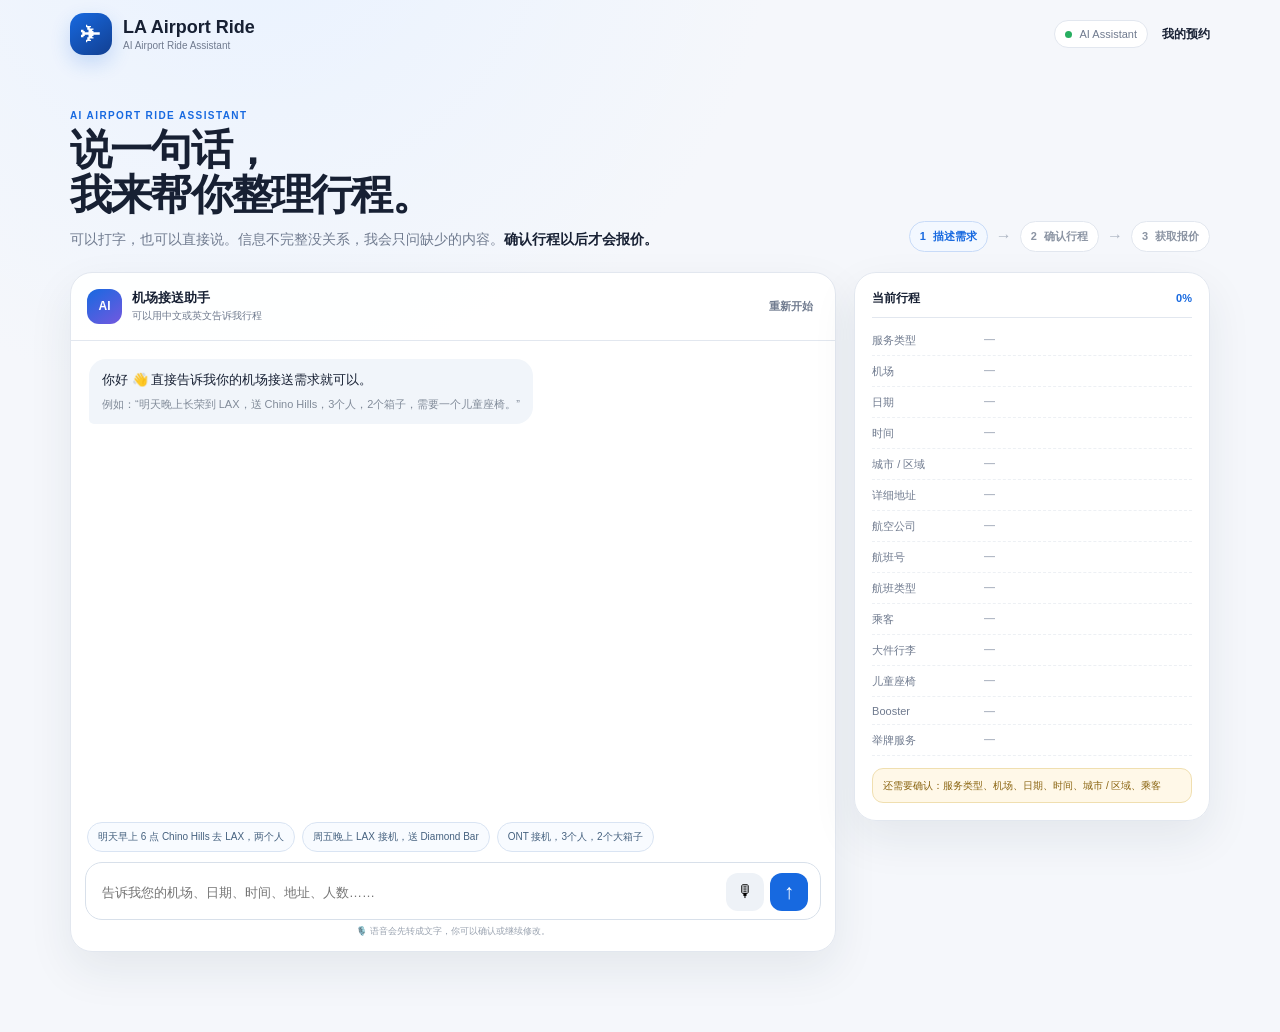
<file: airport-shuttle-quote/index.html>
<!doctype html>
<html lang="zh-CN">
<head>
  <meta charset="utf-8">
  <meta name="viewport" content="width=device-width,initial-scale=1,maximum-scale=1">
  <meta name="theme-color" content="#f5f7fb">
  <title>AI Airport Ride Assistant | LA Airport Ride</title>
  <meta name="description" content="用文字或语音描述机场接送需求，AI 帮你整理行程；确认信息后再获得报价。">
  <link rel="stylesheet" href="./styles.css">
</head>
<body>
  <header class="topbar">
    <a class="brand" href="./">
      <span class="logo">✈</span>
      <span><b>LA Airport Ride</b><small>AI Airport Ride Assistant</small></span>
    </a>
    <div class="toplinks">
      <span class="status-pill"><i></i> AI Assistant</span>
      <a href="./account.html">我的预约</a>
    </div>
  </header>

  <main class="page">
    <section class="hero">
      <div>
        <p class="eyebrow">AI AIRPORT RIDE ASSISTANT</p>
        <h1>说一句话，<br>我来帮你整理行程。</h1>
        <p>可以打字，也可以直接说。信息不完整没关系，我会只问缺少的内容。<strong>确认行程以后才会报价。</strong></p>
      </div>
      <div class="flow">
        <span class="done">1 <b>描述需求</b></span><em>→</em>
        <span>2 <b>确认行程</b></span><em>→</em>
        <span>3 <b>获取报价</b></span>
      </div>
    </section>

    <div class="workspace">
      <section class="chat-card">
        <div class="chat-head">
          <div class="assistant-avatar">AI</div>
          <div><b>机场接送助手</b><small id="assistantStatus">可以用中文或英文告诉我行程</small></div>
          <button id="resetChat" class="ghost">重新开始</button>
        </div>

        <div id="messages" class="messages">
          <div class="message assistant">
            <div class="bubble">
              <p>你好 👋 直接告诉我你的机场接送需求就可以。</p>
              <p class="muted">例如：“明天晚上长荣到 LAX，送 Chino Hills，3个人，2个箱子，需要一个儿童座椅。”</p>
            </div>
          </div>
        </div>

        <div id="quickPrompts" class="quick-prompts">
          <button>明天早上 6 点 Chino Hills 去 LAX，两个人</button>
          <button>周五晚上 LAX 接机，送 Diamond Bar</button>
          <button>ONT 接机，3个人，2个大箱子</button>
        </div>

        <div id="voiceState" class="voice-state hidden">
          <span class="pulse"></span>
          <b>正在录音</b>
          <span id="recordTime">00:00</span>
          <button id="stopRecording">停止并识别</button>
        </div>

        <div class="composer">
          <textarea id="messageInput" rows="1" placeholder="告诉我您的机场、日期、时间、地址、人数……"></textarea>
          <button id="micBtn" class="mic" aria-label="语音输入">🎙</button>
          <button id="sendBtn" class="send" aria-label="发送">↑</button>
        </div>
        <div class="composer-note">🎙️ 语音会先转成文字，你可以确认或继续修改。</div>
      </section>

      <aside class="side">
        <section class="panel trip-panel">
          <div class="panel-title"><span>当前行程</span><b id="tripProgress">0%</b></div>
          <div id="tripFields" class="trip-fields"></div>
          <div id="missingBox" class="missing-box">先告诉我您的接送需求。</div>
        </section>

        <section id="summaryCard" class="panel summary-card hidden">
          <p class="eyebrow">TRIP SUMMARY</p>
          <h2>请确认您的行程</h2>
          <div id="summaryRows" class="summary-rows"></div>
          <div class="summary-actions">
            <button id="confirmTrip" class="primary">✓ 信息正确，获取报价</button>
            <button id="modifyTrip" class="secondary">继续修改</button>
          </div>
          <p class="fine">只有确认以后系统才会计算价格。</p>
        </section>

        <section id="quoteCard" class="panel quote-card hidden">
          <p class="eyebrow">ESTIMATED FARE</p>
          <div class="quote-price" id="quoteTotal">$0</div>
          <div id="quoteRoute" class="quote-route"></div>
          <div id="quoteBreakdown" class="quote-breakdown"></div>
          <button id="bookNow" class="primary">确认预约</button>
          <button id="changeAfterQuote" class="secondary">修改行程并重新报价</button>
          <p class="fine">价格基于当前已确认信息；特殊路线或未收录地址可能需要人工确认。</p>
        </section>
      </aside>
    </div>

    <section id="contactCard" class="panel contact-card hidden">
      <div>
        <p class="eyebrow">FINAL STEP</p>
        <h2>留下联系方式完成预约</h2>
        <p>司机或客服将使用这些信息确认行程。</p>
      </div>
      <form id="contactForm">
        <label>姓名<input id="name" required autocomplete="name"></label>
        <label>电话<input id="phone" required type="tel" autocomplete="tel"></label>
        <label>微信（可选）<input id="wechat"></label>
        <label>Email（可选）<input id="email" type="email" autocomplete="email"></label>
        <button class="primary" type="submit">提交预约</button>
      </form>
    </section>
  </main>

  <dialog id="audioPermissionDialog">
    <div class="dialog-box">
      <h3>需要麦克风权限</h3>
      <p>请允许浏览器访问麦克风。录音只用于把您的接送需求转成文字。</p>
      <button id="closeAudioDialog" class="primary">知道了</button>
    </div>
  </dialog>

  <div id="toast" class="toast"></div>
  <script src="./app.js"></script>
</body>
</html>
</file>
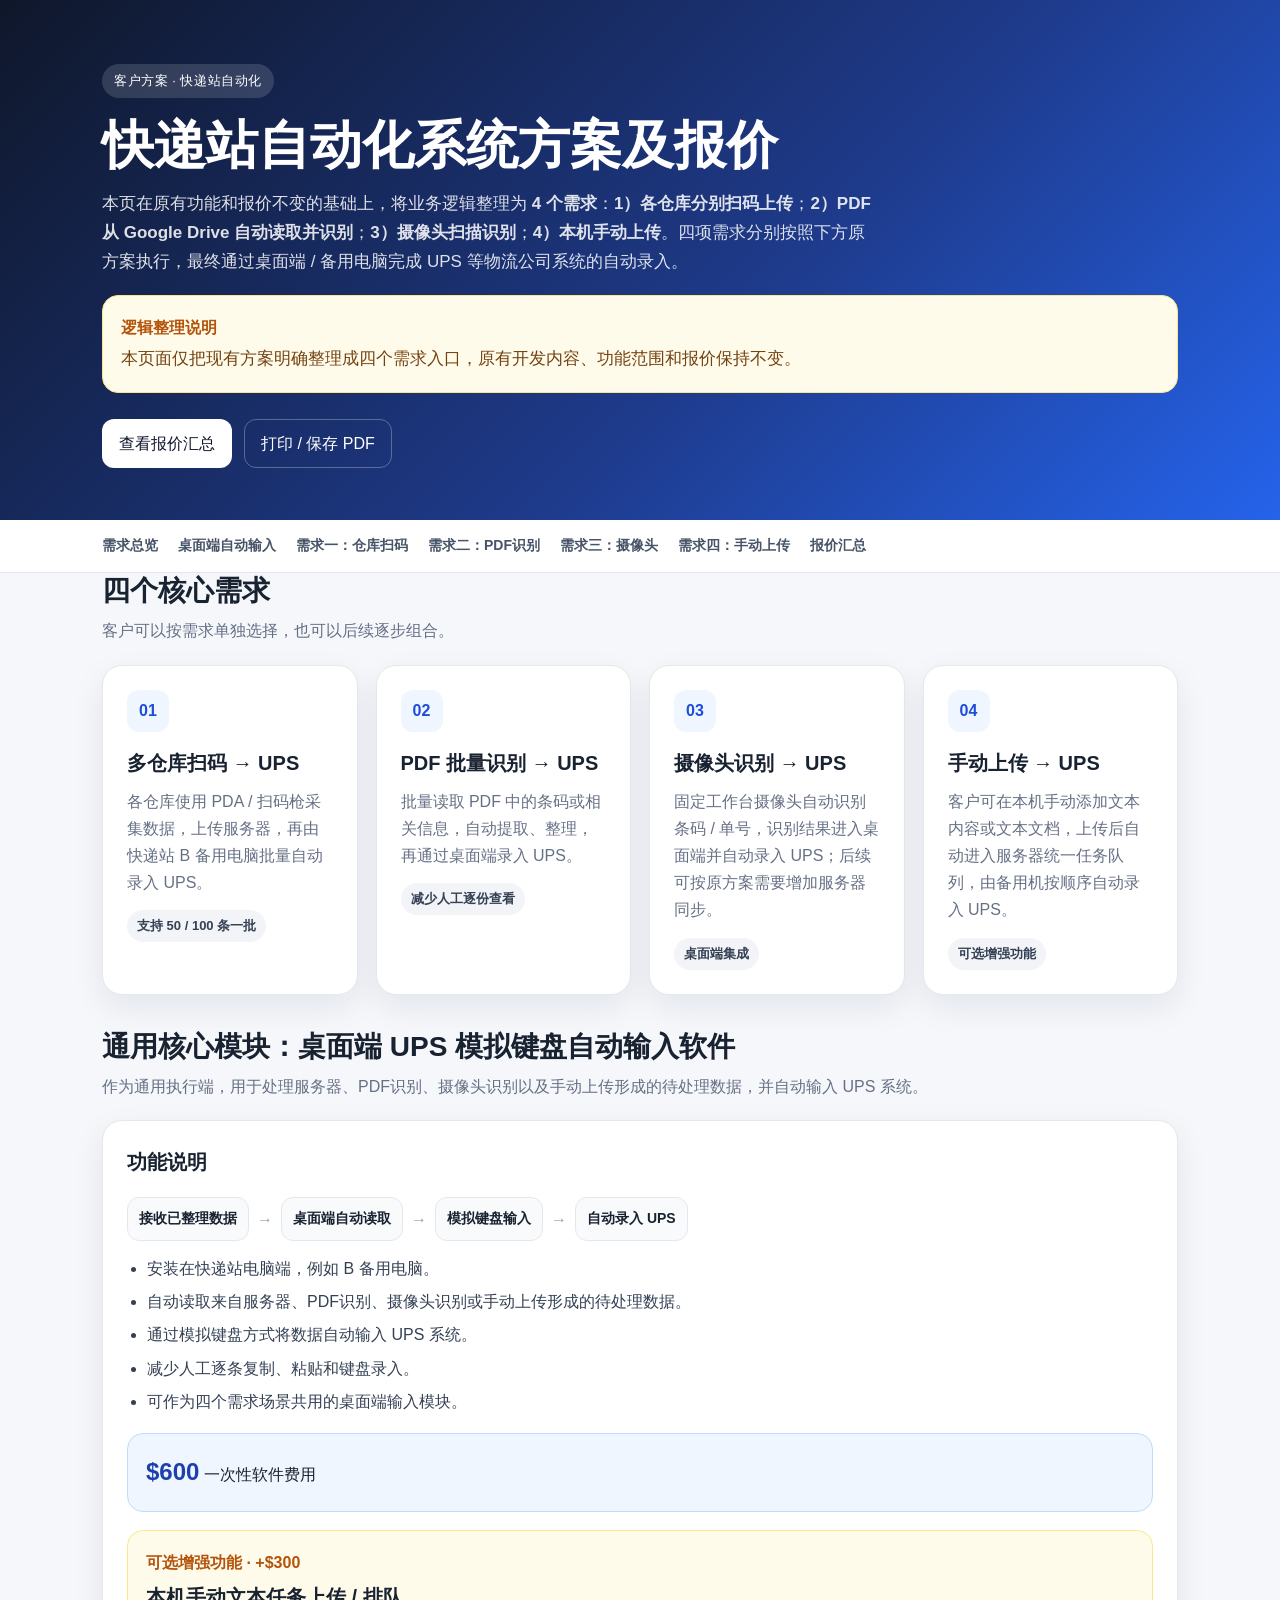
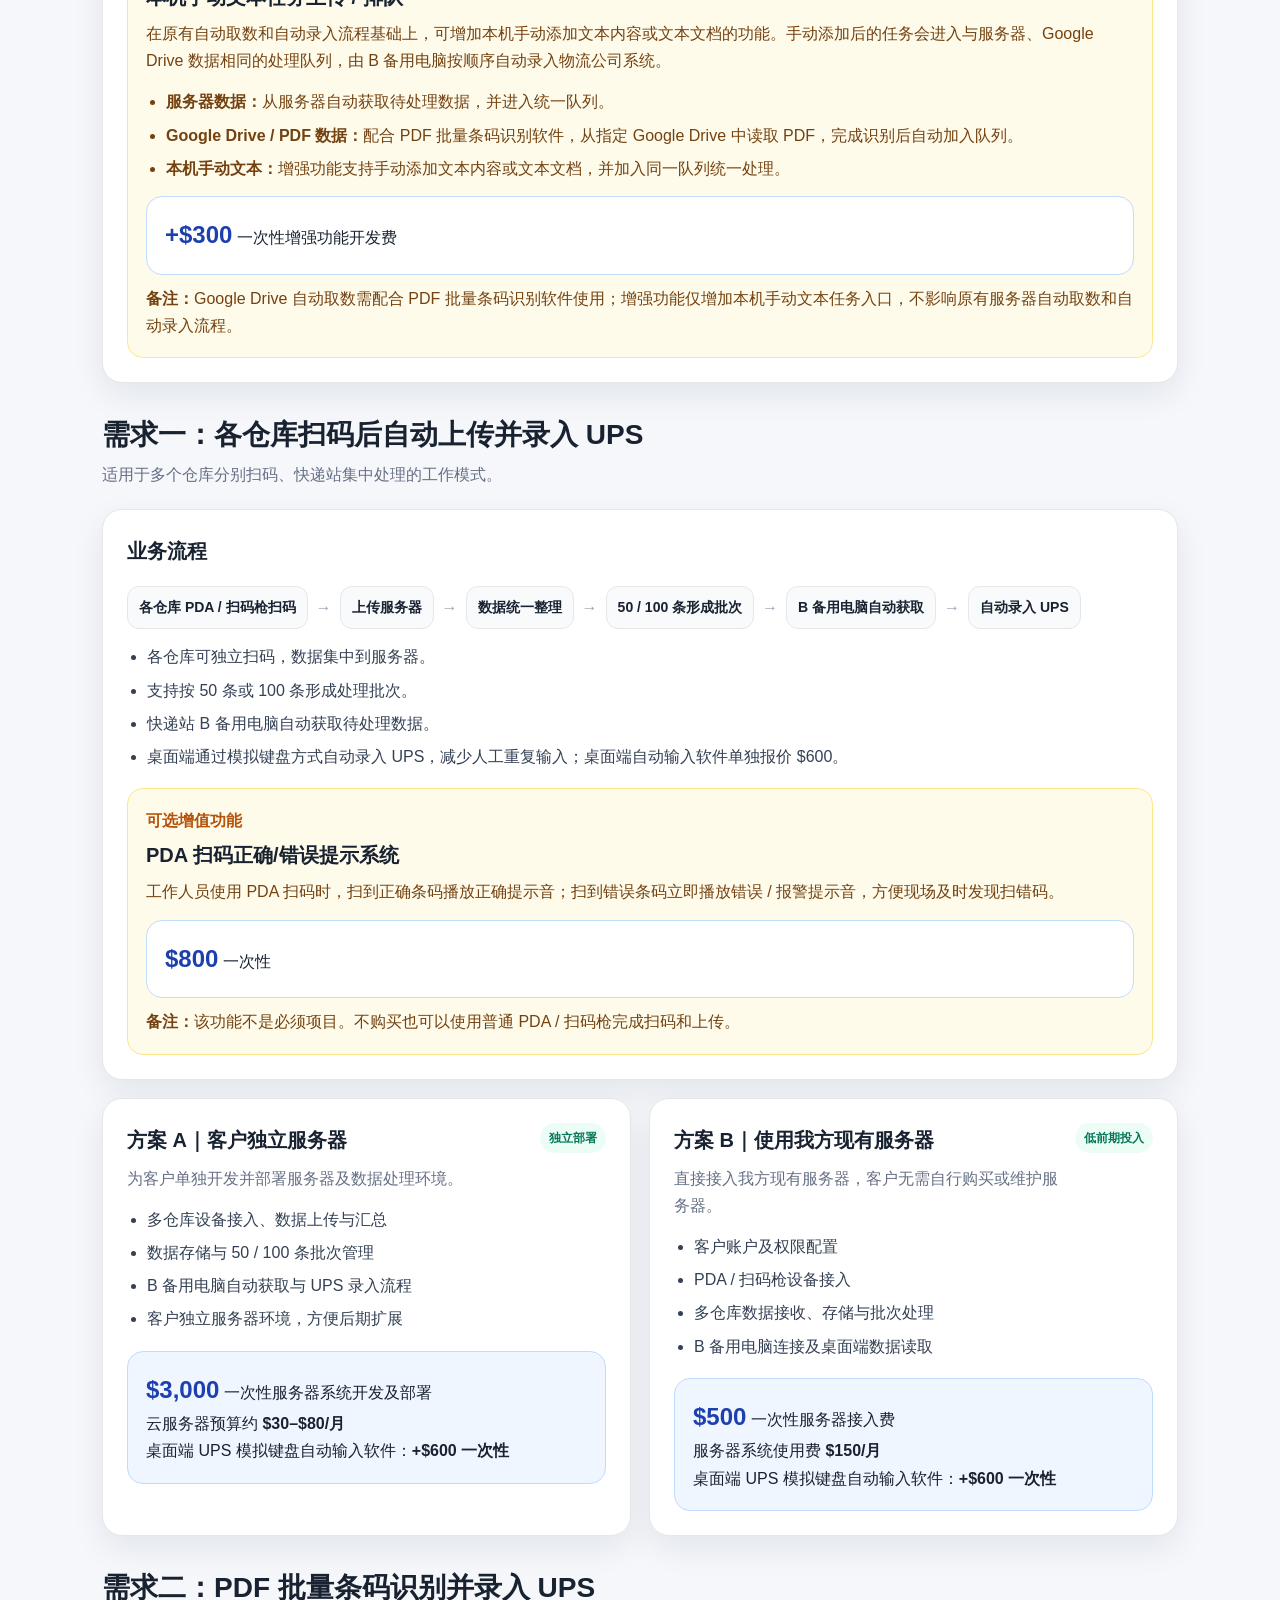
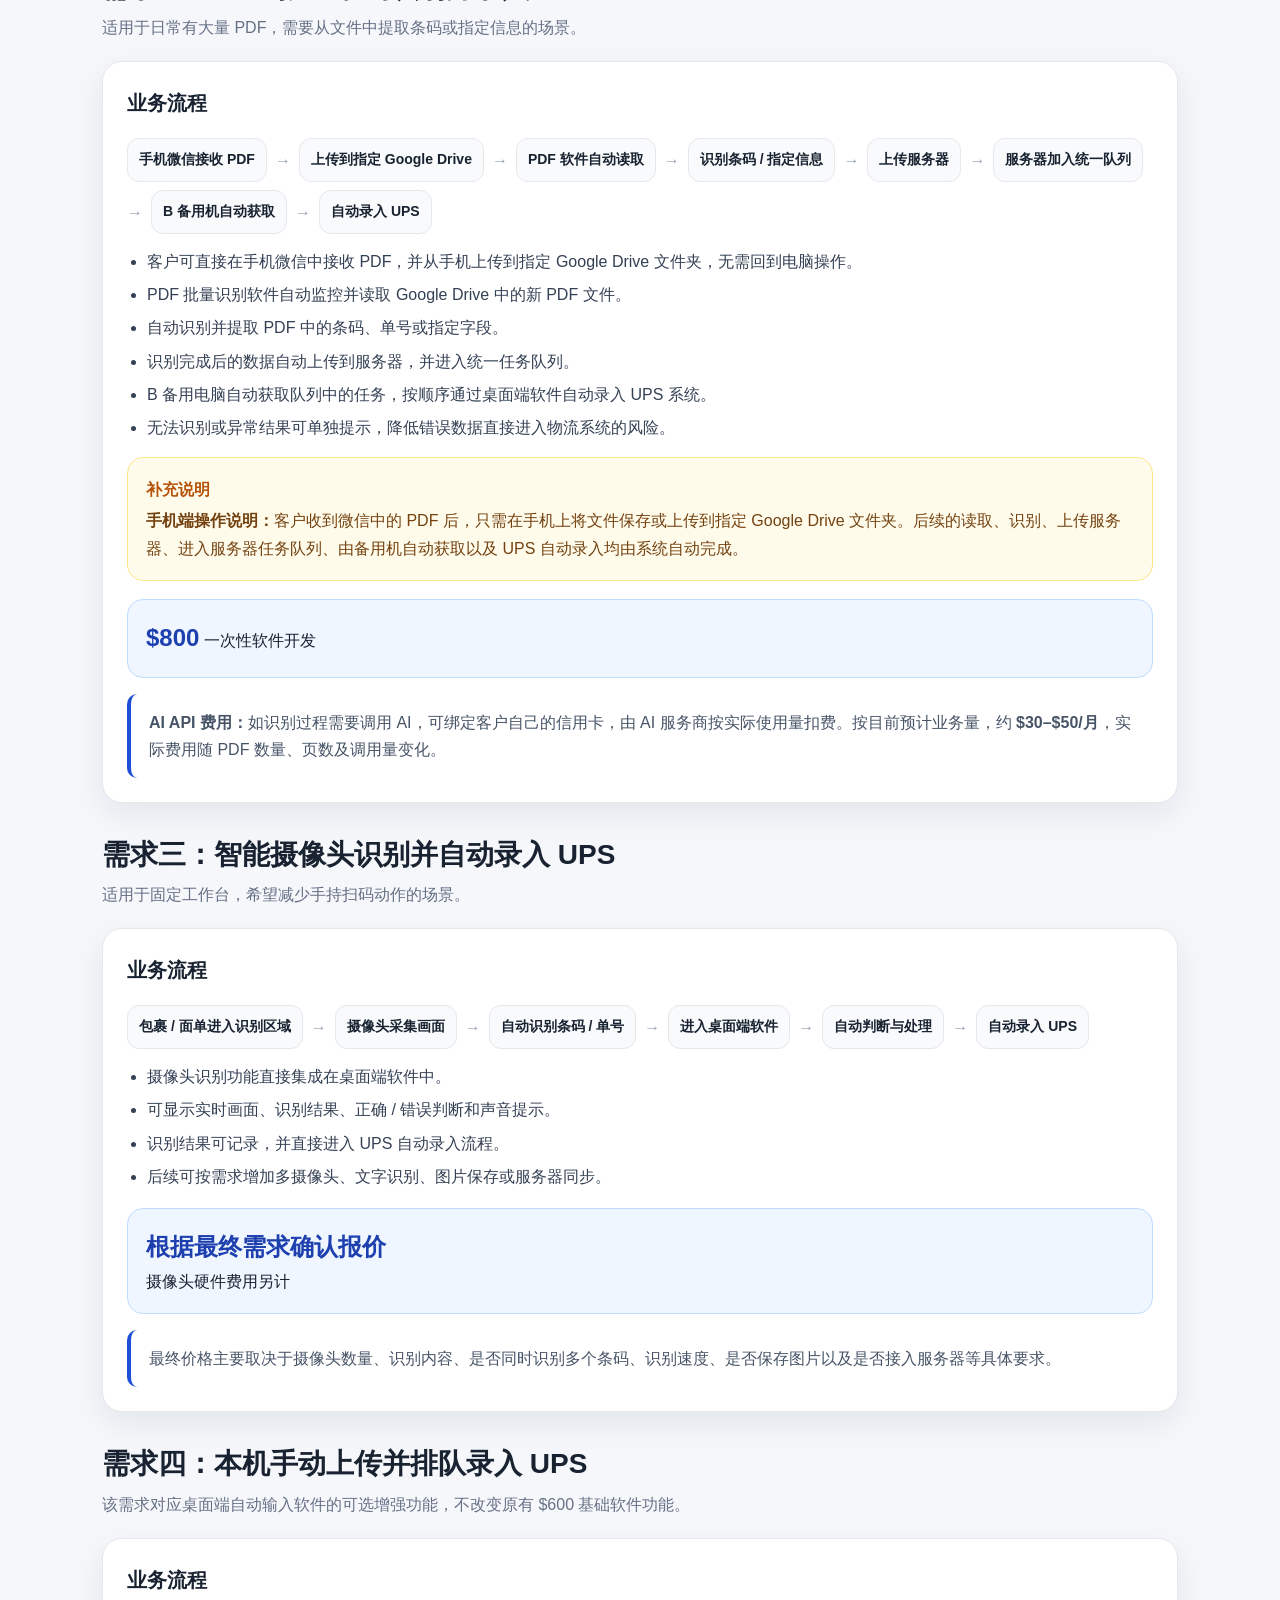
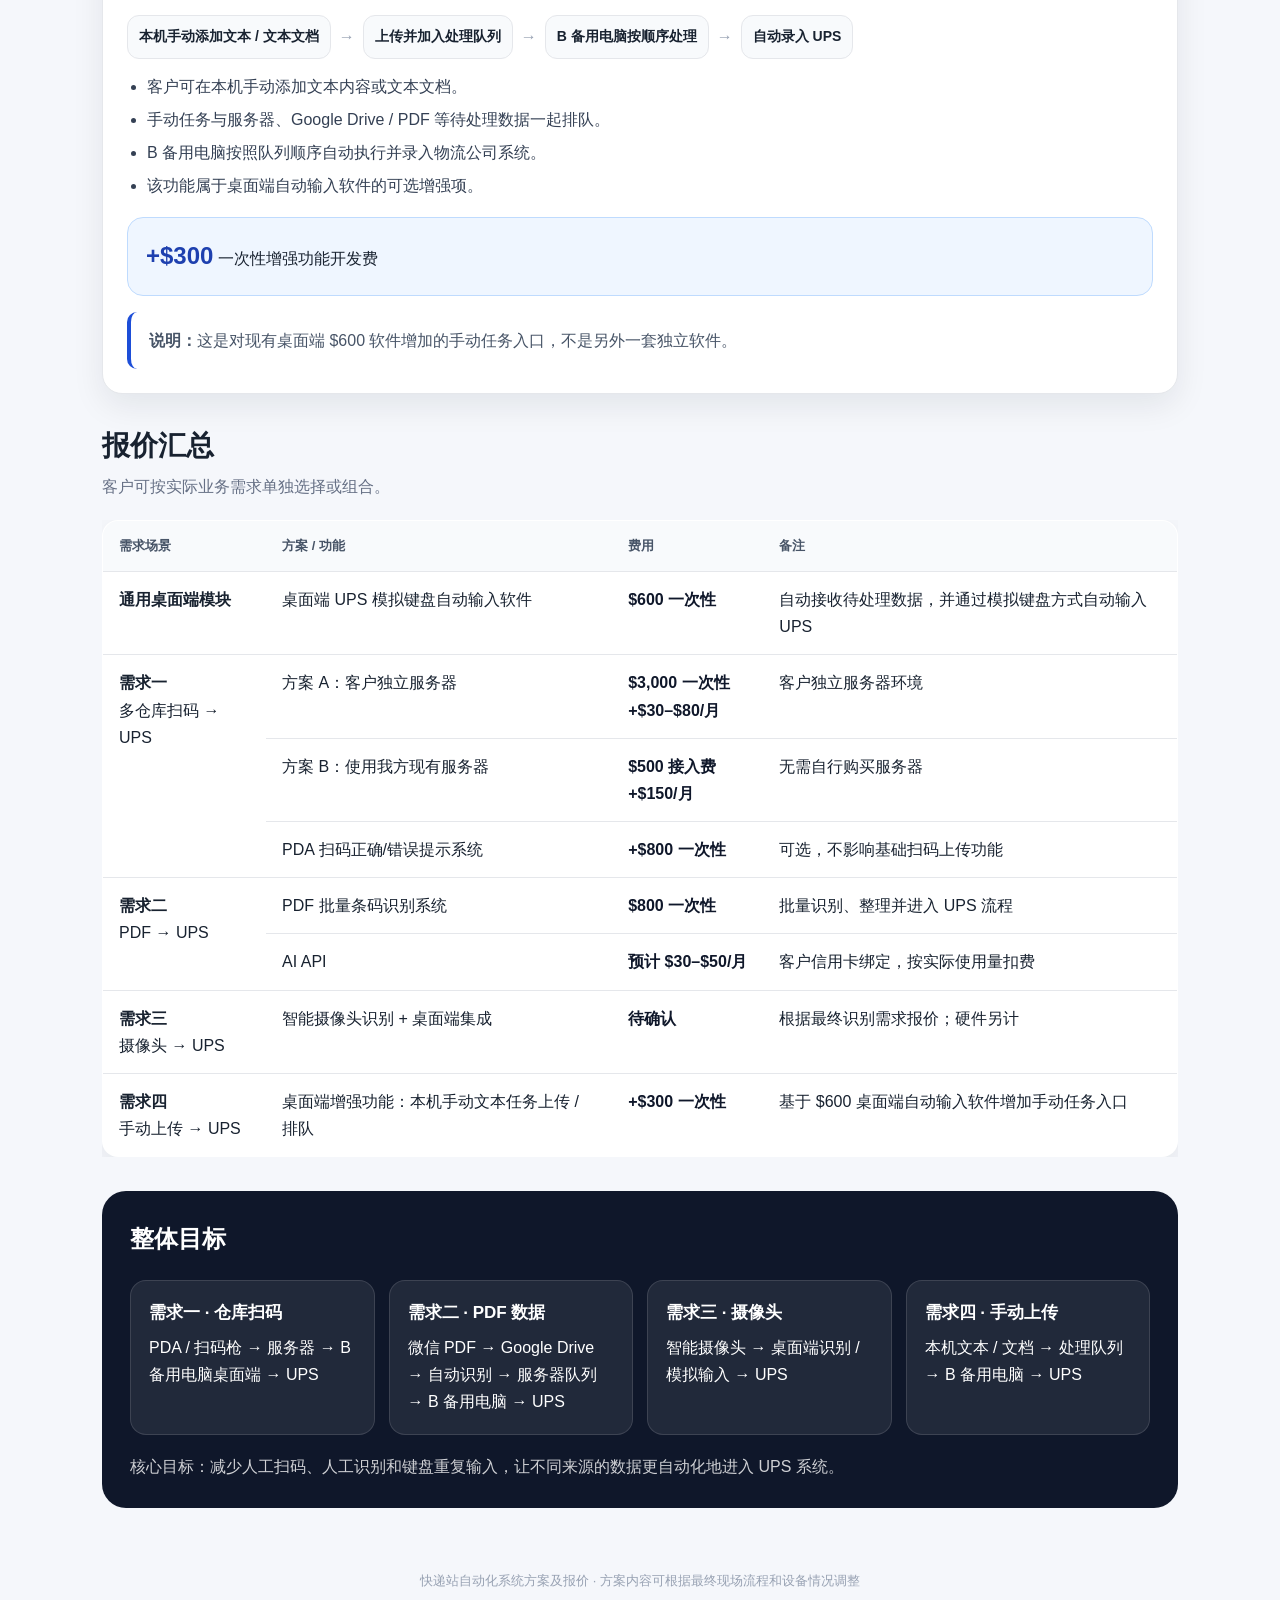
<file: courier-automation-quote-v2/index.html>
<!doctype html>
<html lang="zh-CN">
<head>
  <meta charset="utf-8" />
  <meta name="viewport" content="width=device-width, initial-scale=1" />
  <meta name="description" content="快递站自动化系统方案及报价：四个业务需求——多仓库扫码、PDF批量识别、智能摄像头识别、手动上传，并自动录入UPS。" />
  <title>快递站自动化系统方案及报价</title>
  <style>
    :root{
      --bg:#f5f7fb;
      --card:#ffffff;
      --text:#182230;
      --muted:#667085;
      --line:#e5e7eb;
      --brand:#1d4ed8;
      --brand-soft:#eff6ff;
      --good:#047857;
      --good-soft:#ecfdf5;
      --warn:#b45309;
      --warn-soft:#fffbeb;
      --shadow:0 12px 32px rgba(15,23,42,.08);
      --radius:20px;
    }
    *{box-sizing:border-box}
    html{scroll-behavior:smooth}
    body{
      margin:0;
      font-family:-apple-system,BlinkMacSystemFont,"Segoe UI","PingFang SC","Hiragino Sans GB","Microsoft YaHei",Arial,sans-serif;
      color:var(--text);
      background:var(--bg);
      line-height:1.7;
    }
    .wrap{max-width:1120px;margin:0 auto;padding:0 22px}
    header{
      background:linear-gradient(135deg,#0f172a 0%,#1e3a8a 58%,#2563eb 100%);
      color:#fff;
      padding:64px 0 52px;
    }
    .eyebrow{
      display:inline-block;
      padding:6px 12px;
      border-radius:999px;
      background:rgba(255,255,255,.14);
      font-size:13px;
      letter-spacing:.04em;
      margin-bottom:18px;
    }
    h1{font-size:clamp(32px,5vw,52px);line-height:1.12;margin:0 0 16px}
    .hero p{max-width:780px;margin:0;color:rgba(255,255,255,.86);font-size:17px}
    .hero-actions{margin-top:26px;display:flex;gap:12px;flex-wrap:wrap}
    .btn{
      display:inline-flex;align-items:center;justify-content:center;
      min-height:44px;padding:10px 16px;border-radius:12px;
      text-decoration:none;font-weight:700;border:1px solid transparent;cursor:pointer;
      font:inherit;
    }
    .btn-light{background:#fff;color:#0f172a}
    .btn-ghost{background:transparent;color:#fff;border-color:rgba(255,255,255,.28)}
    nav{
      background:rgba(255,255,255,.96);
      border-bottom:1px solid var(--line);
      position:sticky;top:0;z-index:20;
      backdrop-filter:blur(10px);
    }
    nav .wrap{display:flex;gap:20px;overflow:auto;white-space:nowrap}
    nav a{padding:14px 0;text-decoration:none;color:#475467;font-size:14px;font-weight:700}
    main{padding:34px 0 72px}
    section{margin:0 0 34px}
    .section-title{font-size:28px;line-height:1.3;margin:0 0 8px}
    .section-sub{margin:0 0 20px;color:var(--muted)}
    .grid{display:grid;grid-template-columns:repeat(4,1fr);gap:18px}
    .card{
      background:var(--card);border:1px solid var(--line);
      border-radius:var(--radius);padding:24px;box-shadow:var(--shadow)
    }
    .scenario-number{
      width:42px;height:42px;border-radius:12px;background:var(--brand-soft);
      color:var(--brand);display:grid;place-items:center;font-weight:800;margin-bottom:14px
    }
    .card h3{margin:0 0 8px;font-size:20px}
    .card p{margin:0;color:var(--muted)}
    .tag{
      display:inline-block;margin-top:14px;padding:5px 10px;border-radius:999px;
      background:#f2f4f7;color:#344054;font-size:13px;font-weight:700
    }
    .flow{
      display:flex;flex-wrap:wrap;gap:8px;align-items:center;margin:18px 0 4px
    }
    .step{
      background:#f8fafc;border:1px solid var(--line);border-radius:12px;
      padding:9px 11px;font-size:14px;font-weight:700
    }
    .arrow{color:#98a2b3;font-weight:800}
    .pricebox{
      background:var(--brand-soft);border:1px solid #bfdbfe;border-radius:16px;
      padding:18px;margin-top:18px
    }
    .pricebox strong{font-size:24px;color:#1e40af}
    .optional{
      background:var(--warn-soft);border:1px solid #fde68a;border-radius:16px;
      padding:18px;margin-top:18px
    }
    .optional .label{color:var(--warn);font-weight:800}
    .feature-list{margin:14px 0 0;padding-left:20px;color:#344054}
    .feature-list li{margin:6px 0}
    .plans{display:grid;grid-template-columns:1fr 1fr;gap:18px;margin-top:18px}
    .plan-title{display:flex;justify-content:space-between;gap:10px;align-items:flex-start}
    .badge{
      flex:0 0 auto;padding:5px 9px;border-radius:999px;font-size:12px;font-weight:800;
      background:var(--good-soft);color:var(--good)
    }
    table{
      width:100%;border-collapse:collapse;background:#fff;border-radius:16px;overflow:hidden;
      box-shadow:var(--shadow);border:1px solid var(--line)
    }
    th,td{padding:14px 16px;border-bottom:1px solid var(--line);text-align:left;vertical-align:top}
    th{background:#f8fafc;font-size:13px;color:#475467}
    tr:last-child td{border-bottom:0}
    .price{font-weight:800;color:#0f172a;white-space:nowrap}
    .note{
      background:#fff;border-left:4px solid var(--brand);padding:15px 18px;border-radius:10px;
      color:#475467
    }
    .summary{
      background:#0f172a;color:#fff;border-radius:24px;padding:28px;margin-top:34px
    }
    .summary h2{margin-top:0}
    .summary-grid{display:grid;grid-template-columns:repeat(4,1fr);gap:14px}
    .summary-item{
      background:rgba(255,255,255,.08);border:1px solid rgba(255,255,255,.12);
      border-radius:16px;padding:18px
    }
    .summary-item strong{display:block;font-size:17px;margin-bottom:6px}
    footer{padding:28px 0 42px;color:#98a2b3;text-align:center;font-size:13px}
    @media (max-width:850px){
      .grid,.summary-grid{grid-template-columns:1fr}
      .plans{grid-template-columns:1fr}
      header{padding-top:48px}
      th,td{padding:12px 10px;font-size:14px}
    }
    @media print{
      nav,.hero-actions{display:none!important}
      body{background:#fff}
      header{background:#fff;color:#111;padding:20px 0}
      .hero p{color:#555}
      .card,table{box-shadow:none}
      main{padding-top:10px}
      section{break-inside:avoid}
    }
  </style>
</head>
<body>
<header>
  <div class="wrap hero">
    <span class="eyebrow">客户方案 · 快递站自动化</span>
    <h1>快递站自动化系统方案及报价</h1>
    <p>本页在原有功能和报价不变的基础上，将业务逻辑整理为 <b>4 个需求</b>：<b>1）各仓库分别扫码上传</b>；<b>2）PDF 从 Google Drive 自动读取并识别</b>；<b>3）摄像头扫描识别</b>；<b>4）本机手动上传</b>。四项需求分别按照下方原方案执行，最终通过桌面端 / 备用电脑完成 UPS 等物流公司系统的自动录入。</p>
    <div class="optional" style="margin-top:18px">
      <div class="label">逻辑整理说明</div>
      <p style="margin:4px 0 0;color:#744210">本页面仅把现有方案明确整理成四个需求入口，原有开发内容、功能范围和报价保持不变。</p>
    </div>
    <div class="hero-actions">
      <a class="btn btn-light" href="#pricing">查看报价汇总</a>
      <button class="btn btn-ghost" onclick="window.print()">打印 / 保存 PDF</button>
    </div>
  </div>
</header>

<nav>
  <div class="wrap">
    <a href="#overview">需求总览</a>
    <a href="#desktop-module">桌面端自动输入</a>
    <a href="#need1">需求一：仓库扫码</a>
    <a href="#need2">需求二：PDF识别</a>
    <a href="#need3">需求三：摄像头</a>
    <a href="#need4">需求四：手动上传</a>
    <a href="#pricing">报价汇总</a>
  </div>
</nav>

<main class="wrap">
  <section id="overview">
    <h2 class="section-title">四个核心需求</h2>
    <p class="section-sub">客户可以按需求单独选择，也可以后续逐步组合。</p>
    <div class="grid">
      <div class="card">
        <div class="scenario-number">01</div>
        <h3>多仓库扫码 → UPS</h3>
        <p>各仓库使用 PDA / 扫码枪采集数据，上传服务器，再由快递站 B 备用电脑批量自动录入 UPS。</p>
        <span class="tag">支持 50 / 100 条一批</span>
      </div>
      <div class="card">
        <div class="scenario-number">02</div>
        <h3>PDF 批量识别 → UPS</h3>
        <p>批量读取 PDF 中的条码或相关信息，自动提取、整理，再通过桌面端录入 UPS。</p>
        <span class="tag">减少人工逐份查看</span>
      </div>
      <div class="card">
        <div class="scenario-number">03</div>
        <h3>摄像头识别 → UPS</h3>
        <p>固定工作台摄像头自动识别条码 / 单号，识别结果进入桌面端并自动录入 UPS；后续可按原方案需要增加服务器同步。</p>
        <span class="tag">桌面端集成</span>
      </div>
      <div class="card">
        <div class="scenario-number">04</div>
        <h3>手动上传 → UPS</h3>
        <p>客户可在本机手动添加文本内容或文本文档，上传后自动进入服务器统一任务队列，由备用机按顺序自动录入 UPS。</p>
        <span class="tag">可选增强功能</span>
      </div>
    </div>
  </section>

  <section id="desktop-module">
    <h2 class="section-title">通用核心模块：桌面端 UPS 模拟键盘自动输入软件</h2>
    <p class="section-sub">作为通用执行端，用于处理服务器、PDF识别、摄像头识别以及手动上传形成的待处理数据，并自动输入 UPS 系统。</p>
    <div class="card">
      <h3>功能说明</h3>
      <div class="flow">
        <span class="step">接收已整理数据</span><span class="arrow">→</span>
        <span class="step">桌面端自动读取</span><span class="arrow">→</span>
        <span class="step">模拟键盘输入</span><span class="arrow">→</span>
        <span class="step">自动录入 UPS</span>
      </div>
      <ul class="feature-list">
        <li>安装在快递站电脑端，例如 B 备用电脑。</li>
        <li>自动读取来自服务器、PDF识别、摄像头识别或手动上传形成的待处理数据。</li>
        <li>通过模拟键盘方式将数据自动输入 UPS 系统。</li>
        <li>减少人工逐条复制、粘贴和键盘录入。</li>
        <li>可作为四个需求场景共用的桌面端输入模块。</li>
      </ul>
      <div class="pricebox">
        <strong>$600</strong> <span>一次性软件费用</span>
      </div>
      <div class="optional">
        <div class="label">可选增强功能 · +$300</div>
        <h3 style="margin:4px 0 6px">本机手动文本任务上传 / 排队</h3>
        <p style="margin:0;color:#744210">在原有自动取数和自动录入流程基础上，可增加本机手动添加文本内容或文本文档的功能。手动添加后的任务会进入与服务器、Google Drive 数据相同的处理队列，由 B 备用电脑按顺序自动录入物流公司系统。</p>
        <ul class="feature-list" style="color:#744210">
          <li><b>服务器数据：</b>从服务器自动获取待处理数据，并进入统一队列。</li>
          <li><b>Google Drive / PDF 数据：</b>配合 PDF 批量条码识别软件，从指定 Google Drive 中读取 PDF，完成识别后自动加入队列。</li>
          <li><b>本机手动文本：</b>增强功能支持手动添加文本内容或文本文档，并加入同一队列统一处理。</li>
        </ul>
        <div class="pricebox" style="margin-top:14px;background:#fff">
          <strong>+$300</strong> <span>一次性增强功能开发费</span>
        </div>
        <p style="margin:10px 0 0;color:#744210"><b>备注：</b>Google Drive 自动取数需配合 PDF 批量条码识别软件使用；增强功能仅增加本机手动文本任务入口，不影响原有服务器自动取数和自动录入流程。</p>
      </div>
    </div>
  </section>

  <section id="need1">
    <h2 class="section-title">需求一：各仓库扫码后自动上传并录入 UPS</h2>
    <p class="section-sub">适用于多个仓库分别扫码、快递站集中处理的工作模式。</p>

    <div class="card">
      <h3>业务流程</h3>
      <div class="flow">
        <span class="step">各仓库 PDA / 扫码枪扫码</span><span class="arrow">→</span>
        <span class="step">上传服务器</span><span class="arrow">→</span>
        <span class="step">数据统一整理</span><span class="arrow">→</span>
        <span class="step">50 / 100 条形成批次</span><span class="arrow">→</span>
        <span class="step">B 备用电脑自动获取</span><span class="arrow">→</span>
        <span class="step">自动录入 UPS</span>
      </div>
      <ul class="feature-list">
        <li>各仓库可独立扫码，数据集中到服务器。</li>
        <li>支持按 50 条或 100 条形成处理批次。</li>
        <li>快递站 B 备用电脑自动获取待处理数据。</li>
        <li>桌面端通过模拟键盘方式自动录入 UPS，减少人工重复输入；桌面端自动输入软件单独报价 $600。</li>
      </ul>

      <div class="optional">
        <div class="label">可选增值功能</div>
        <h3 style="margin:4px 0 6px">PDA 扫码正确/错误提示系统</h3>
        <p style="margin:0;color:#744210">工作人员使用 PDA 扫码时，扫到正确条码播放正确提示音；扫到错误条码立即播放错误 / 报警提示音，方便现场及时发现扫错码。</p>
        <div class="pricebox" style="margin-top:14px;background:#fff">
          <strong>$800</strong> <span>一次性</span>
        </div>
        <p style="margin:10px 0 0;color:#744210"><b>备注：</b>该功能不是必须项目。不购买也可以使用普通 PDA / 扫码枪完成扫码和上传。</p>
      </div>
    </div>

    <div class="plans">
      <div class="card">
        <div class="plan-title">
          <div>
            <h3>方案 A｜客户独立服务器</h3>
            <p>为客户单独开发并部署服务器及数据处理环境。</p>
          </div>
          <span class="badge">独立部署</span>
        </div>
        <ul class="feature-list">
          <li>多仓库设备接入、数据上传与汇总</li>
          <li>数据存储与 50 / 100 条批次管理</li>
          <li>B 备用电脑自动获取与 UPS 录入流程</li>
          <li>客户独立服务器环境，方便后期扩展</li>
        </ul>
        <div class="pricebox">
          <strong>$3,000</strong> <span>一次性服务器系统开发及部署</span><br />
          <span>云服务器预算约 <b>$30–$80/月</b></span><br /><span>桌面端 UPS 模拟键盘自动输入软件：<b>+$600 一次性</b></span>
        </div>
      </div>

      <div class="card">
        <div class="plan-title">
          <div>
            <h3>方案 B｜使用我方现有服务器</h3>
            <p>直接接入我方现有服务器，客户无需自行购买或维护服务器。</p>
          </div>
          <span class="badge">低前期投入</span>
        </div>
        <ul class="feature-list">
          <li>客户账户及权限配置</li>
          <li>PDA / 扫码枪设备接入</li>
          <li>多仓库数据接收、存储与批次处理</li>
          <li>B 备用电脑连接及桌面端数据读取</li>
        </ul>
        <div class="pricebox">
          <strong>$500</strong> <span>一次性服务器接入费</span><br />
          <span>服务器系统使用费 <b>$150/月</b></span><br /><span>桌面端 UPS 模拟键盘自动输入软件：<b>+$600 一次性</b></span>
        </div>
      </div>
    </div>
  </section>

  <section id="need2">
    <h2 class="section-title">需求二：PDF 批量条码识别并录入 UPS</h2>
    <p class="section-sub">适用于日常有大量 PDF，需要从文件中提取条码或指定信息的场景。</p>

    <div class="card">
      <h3>业务流程</h3>
      <div class="flow">
        <span class="step">手机微信接收 PDF</span><span class="arrow">→</span>
        <span class="step">上传到指定 Google Drive</span><span class="arrow">→</span>
        <span class="step">PDF 软件自动读取</span><span class="arrow">→</span>
        <span class="step">识别条码 / 指定信息</span><span class="arrow">→</span>
        <span class="step">上传服务器</span><span class="arrow">→</span>
        <span class="step">服务器加入统一队列</span><span class="arrow">→</span>
        <span class="step">B 备用机自动获取</span><span class="arrow">→</span>
        <span class="step">自动录入 UPS</span>
      </div>
      <ul class="feature-list">
        <li>客户可直接在手机微信中接收 PDF，并从手机上传到指定 Google Drive 文件夹，无需回到电脑操作。</li>
        <li>PDF 批量识别软件自动监控并读取 Google Drive 中的新 PDF 文件。</li>
        <li>自动识别并提取 PDF 中的条码、单号或指定字段。</li>
        <li>识别完成后的数据自动上传到服务器，并进入统一任务队列。</li>
        <li>B 备用电脑自动获取队列中的任务，按顺序通过桌面端软件自动录入 UPS 系统。</li>
        <li>无法识别或异常结果可单独提示，降低错误数据直接进入物流系统的风险。</li>
      </ul>
      <div class="optional" style="margin-top:16px">
        <div class="label">补充说明</div>
        <p style="margin:4px 0 0;color:#744210"><b>手机端操作说明：</b>客户收到微信中的 PDF 后，只需在手机上将文件保存或上传到指定 Google Drive 文件夹。后续的读取、识别、上传服务器、进入服务器任务队列、由备用机自动获取以及 UPS 自动录入均由系统自动完成。</p>
      </div>
      <div class="pricebox">
        <strong>$800</strong> <span>一次性软件开发</span>
      </div>
      <div class="note" style="margin-top:16px">
        <b>AI API 费用：</b>如识别过程需要调用 AI，可绑定客户自己的信用卡，由 AI 服务商按实际使用量扣费。按目前预计业务量，约 <b>$30–$50/月</b>，实际费用随 PDF 数量、页数及调用量变化。
      </div>
    </div>
  </section>

  <section id="need3">
    <h2 class="section-title">需求三：智能摄像头识别并自动录入 UPS</h2>
    <p class="section-sub">适用于固定工作台，希望减少手持扫码动作的场景。</p>

    <div class="card">
      <h3>业务流程</h3>
      <div class="flow">
        <span class="step">包裹 / 面单进入识别区域</span><span class="arrow">→</span>
        <span class="step">摄像头采集画面</span><span class="arrow">→</span>
        <span class="step">自动识别条码 / 单号</span><span class="arrow">→</span>
        <span class="step">进入桌面端软件</span><span class="arrow">→</span>
        <span class="step">自动判断与处理</span><span class="arrow">→</span>
        <span class="step">自动录入 UPS</span>
      </div>
      <ul class="feature-list">
        <li>摄像头识别功能直接集成在桌面端软件中。</li>
        <li>可显示实时画面、识别结果、正确 / 错误判断和声音提示。</li>
        <li>识别结果可记录，并直接进入 UPS 自动录入流程。</li>
        <li>后续可按需求增加多摄像头、文字识别、图片保存或服务器同步。</li>
      </ul>
      <div class="pricebox">
        <strong>根据最终需求确认报价</strong><br />
        <span>摄像头硬件费用另计</span>
      </div>
      <div class="note" style="margin-top:16px">
        最终价格主要取决于摄像头数量、识别内容、是否同时识别多个条码、识别速度、是否保存图片以及是否接入服务器等具体要求。
      </div>
    </div>
  </section>

  <section id="need4">
    <h2 class="section-title">需求四：本机手动上传并排队录入 UPS</h2>
    <p class="section-sub">该需求对应桌面端自动输入软件的可选增强功能，不改变原有 $600 基础软件功能。</p>

    <div class="card">
      <h3>业务流程</h3>
      <div class="flow">
        <span class="step">本机手动添加文本 / 文本文档</span><span class="arrow">→</span>
        <span class="step">上传并加入处理队列</span><span class="arrow">→</span>
        <span class="step">B 备用电脑按顺序处理</span><span class="arrow">→</span>
        <span class="step">自动录入 UPS</span>
      </div>
      <ul class="feature-list">
        <li>客户可在本机手动添加文本内容或文本文档。</li>
        <li>手动任务与服务器、Google Drive / PDF 等待处理数据一起排队。</li>
        <li>B 备用电脑按照队列顺序自动执行并录入物流公司系统。</li>
        <li>该功能属于桌面端自动输入软件的可选增强项。</li>
      </ul>
      <div class="pricebox">
        <strong>+$300</strong> <span>一次性增强功能开发费</span>
      </div>
      <div class="note" style="margin-top:16px">
        <b>说明：</b>这是对现有桌面端 $600 软件增加的手动任务入口，不是另外一套独立软件。
      </div>
    </div>
  </section>

  <section id="pricing">
    <h2 class="section-title">报价汇总</h2>
    <p class="section-sub">客户可按实际业务需求单独选择或组合。</p>
    <div style="overflow:auto">
      <table>
        <thead>
          <tr>
            <th>需求场景</th>
            <th>方案 / 功能</th>
            <th>费用</th>
            <th>备注</th>
          </tr>
        </thead>
        <tbody>
          <tr>
            <td><b>通用桌面端模块</b></td>
            <td>桌面端 UPS 模拟键盘自动输入软件</td>
            <td class="price">$600 一次性</td>
            <td>自动接收待处理数据，并通过模拟键盘方式自动输入 UPS</td>
          </tr>
          <tr>
            <td rowspan="3"><b>需求一</b><br />多仓库扫码 → UPS</td>
            <td>方案 A：客户独立服务器</td>
            <td class="price">$3,000 一次性<br />+$30–$80/月</td>
            <td>客户独立服务器环境</td>
          </tr>
          <tr>
            <td>方案 B：使用我方现有服务器</td>
            <td class="price">$500 接入费<br />+$150/月</td>
            <td>无需自行购买服务器</td>
          </tr>
          <tr>
            <td>PDA 扫码正确/错误提示系统</td>
            <td class="price">+$800 一次性</td>
            <td>可选，不影响基础扫码上传功能</td>
          </tr>
          <tr>
            <td rowspan="2"><b>需求二</b><br />PDF → UPS</td>
            <td>PDF 批量条码识别系统</td>
            <td class="price">$800 一次性</td>
            <td>批量识别、整理并进入 UPS 流程</td>
          </tr>
          <tr>
            <td>AI API</td>
            <td class="price">预计 $30–$50/月</td>
            <td>客户信用卡绑定，按实际使用量扣费</td>
          </tr>
          <tr>
            <td><b>需求三</b><br />摄像头 → UPS</td>
            <td>智能摄像头识别 + 桌面端集成</td>
            <td class="price">待确认</td>
            <td>根据最终识别需求报价；硬件另计</td>
          </tr>
          <tr>
            <td><b>需求四</b><br />手动上传 → UPS</td>
            <td>桌面端增强功能：本机手动文本任务上传 / 排队</td>
            <td class="price">+$300 一次性</td>
            <td>基于 $600 桌面端自动输入软件增加手动任务入口</td>
          </tr>
        </tbody>
      </table>
    </div>

    <div class="summary">
      <h2>整体目标</h2>
      <div class="summary-grid">
        <div class="summary-item">
          <strong>需求一 · 仓库扫码</strong>
          PDA / 扫码枪 → 服务器 → B 备用电脑桌面端 → UPS
        </div>
        <div class="summary-item">
          <strong>需求二 · PDF 数据</strong>
          微信 PDF → Google Drive → 自动识别 → 服务器队列 → B 备用电脑 → UPS
        </div>
        <div class="summary-item">
          <strong>需求三 · 摄像头</strong>
          智能摄像头 → 桌面端识别 / 模拟输入 → UPS
        </div>
        <div class="summary-item">
          <strong>需求四 · 手动上传</strong>
          本机文本 / 文档 → 处理队列 → B 备用电脑 → UPS
        </div>
      </div>
      <p style="margin:18px 0 0;color:rgba(255,255,255,.8)">核心目标：减少人工扫码、人工识别和键盘重复输入，让不同来源的数据更自动化地进入 UPS 系统。</p>
    </div>
  </section>
</main>

<footer>
  <div class="wrap">快递站自动化系统方案及报价 · 方案内容可根据最终现场流程和设备情况调整</div>
</footer>
</body>
</html>
</file>
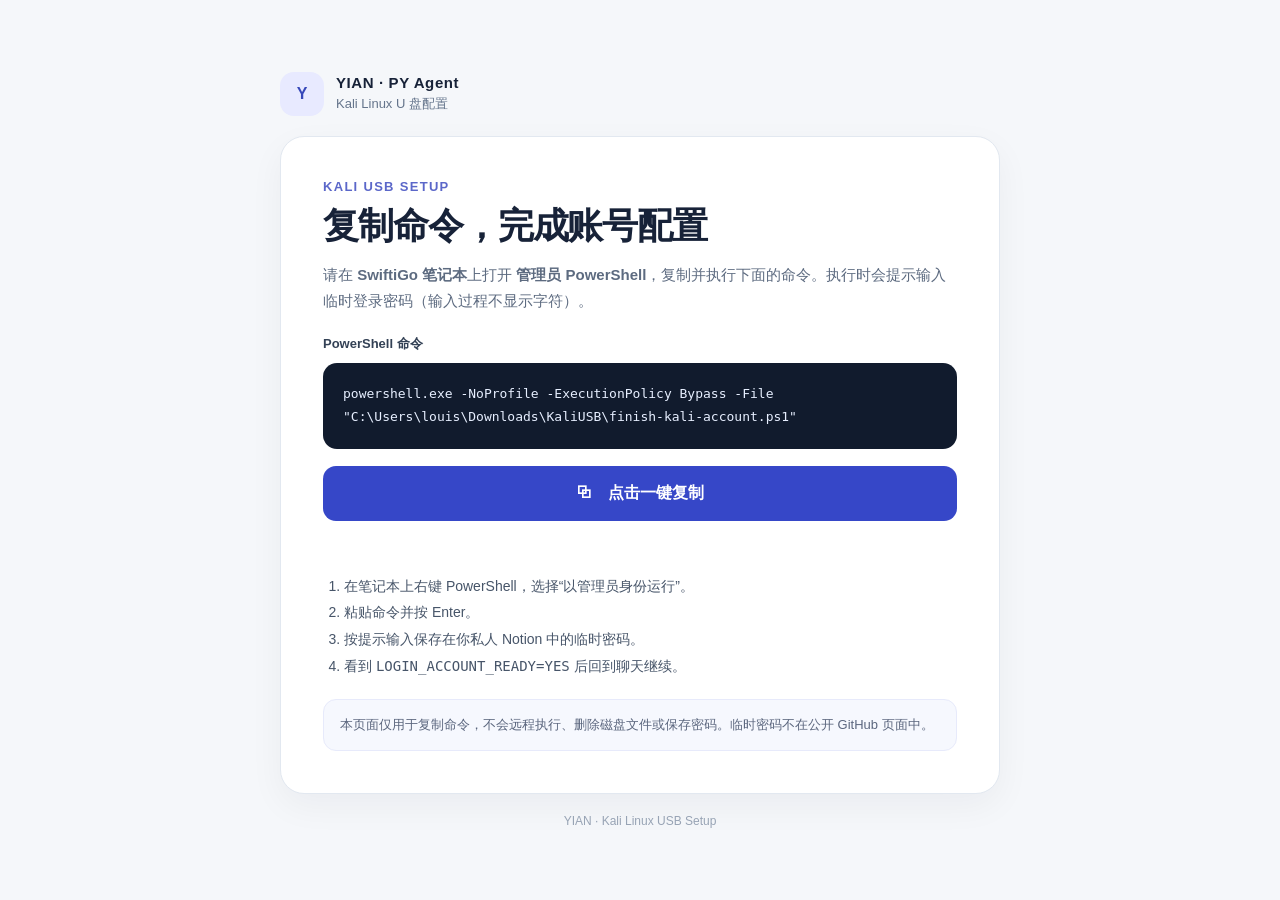
<file: kali-setup/index.html>
<!doctype html>
<html lang="zh-CN">
<head>
  <meta charset="utf-8">
  <meta name="viewport" content="width=device-width, initial-scale=1">
  <meta name="color-scheme" content="light">
  <title>Kali USB · 一键复制安装命令</title>
  <style>
    :root{font-family:-apple-system,BlinkMacSystemFont,"Segoe UI","Microsoft YaHei",sans-serif;color:#172238;background:#f5f7fa}
    *{box-sizing:border-box}
    body{margin:0;min-height:100vh;display:grid;place-items:center;padding:24px}
    main{width:min(100%,720px)}
    .brand{display:flex;align-items:center;gap:12px;margin-bottom:20px}
    .logo{display:grid;place-items:center;background:#e8eaff;color:#3748b9;width:44px;height:44px;border-radius:14px;font-weight:800}
    .brand strong{font-size:15px;letter-spacing:.04em}
    .brand span{display:block;margin-top:3px;color:#64748b;font-size:13px}
    .card{background:white;border:1px solid #e2e8f0;box-shadow:0 12px 35px #0f172a0c;border-radius:24px;padding:clamp(24px,5vw,42px)}
    .eyebrow{color:#5b67c9;font-size:13px;font-weight:800;letter-spacing:.1em}
    h1{margin:10px 0 14px;font-size:clamp(25px,4.5vw,36px);line-height:1.24;letter-spacing:-.03em}
    p{line-height:1.7;color:#5d6b80;margin:0 0 22px;font-size:15px}
    .label{font-size:13px;font-weight:700;margin:0 0 10px;color:#334155}
    pre{white-space:pre-wrap;overflow-wrap:anywhere;word-break:break-word;background:#111b2d;color:#e7efff;padding:20px;border-radius:14px;font-family:Consolas,"Cascadia Mono",monospace;font-size:13px;line-height:1.75;margin:0 0 17px}
    button{display:flex;justify-content:center;align-items:center;gap:9px;width:100%;min-height:55px;border:0;border-radius:13px;background:#3647c8;color:white;cursor:pointer;font-size:16px;font-weight:750;transition:background .15s,transform .15s}
    button:hover{background:#2839b7}button:active{transform:scale(.99)}
    button:focus-visible{outline:3px solid #a9b4fb;outline-offset:3px}
    .status{color:#217247;font-size:13px;min-height:20px;margin:12px 0 0}
    ol{padding-left:21px;color:#475569;font-size:14px;line-height:1.9;margin:20px 0 0}
    .note{background:#f6f8fe;border:1px solid #e7eafb;border-radius:13px;padding:14px 16px;margin-top:20px;font-size:13px;color:#5b667e;line-height:1.7}
    footer{text-align:center;margin:20px 0 0;font-size:12px;color:#97a3b4}
  </style>
</head>
<body>
<main>
  <div class="brand"><div class="logo" aria-hidden="true">Y</div><div><strong>YIAN · PY Agent</strong><span>Kali Linux U 盘配置</span></div></div>
  <section class="card">
    <div class="eyebrow">KALI USB SETUP</div>
    <h1>复制命令，完成账号配置</h1>
    <p>请在 <strong>SwiftiGo 笔记本</strong>上打开 <strong>管理员 PowerShell</strong>，复制并执行下面的命令。执行时会提示输入临时登录密码（输入过程不显示字符）。</p>
    <div class="label">PowerShell 命令</div>
    <pre id="command">powershell.exe -NoProfile -ExecutionPolicy Bypass -File "C:\Users\louis\Downloads\KaliUSB\finish-kali-account.ps1"</pre>
    <button type="button" id="copy" aria-label="复制 PowerShell 命令"><span id="buttonLabel">⧉　点击一键复制</span></button>
    <div id="status" class="status" role="status" aria-live="polite"></div>
    <ol>
      <li>在笔记本上右键 PowerShell，选择“以管理员身份运行”。</li>
      <li>粘贴命令并按 Enter。</li>
      <li>按提示输入保存在你私人 Notion 中的临时密码。</li>
      <li>看到 <code>LOGIN_ACCOUNT_READY=YES</code> 后回到聊天继续。</li>
    </ol>
    <div class="note">本页面仅用于复制命令，不会远程执行、删除磁盘文件或保存密码。临时密码不在公开 GitHub 页面中。</div>
  </section>
  <footer>YIAN · Kali Linux USB Setup</footer>
</main>
<script>
  const command = document.getElementById('command').textContent.trim();
  const button = document.getElementById('copy');
  const label = document.getElementById('buttonLabel');
  const status = document.getElementById('status');
  button.addEventListener('click', async () => {
    let copied = false;
    try {
      await navigator.clipboard.writeText(command);
      copied = true;
    } catch (err) {
      const field = document.createElement('textarea');
      field.value = command;
      field.setAttribute('readonly', '');
      field.style.position = 'fixed';
      field.style.opacity = '0';
      document.body.appendChild(field);
      field.select();
      try { copied = document.execCommand('copy'); } catch (e) {}
      field.remove();
    }
    if (copied) {
      label.textContent = '✓　已复制';
      status.textContent = '命令已复制。请粘贴到管理员 PowerShell 中执行。';
    } else {
      label.textContent = '复制失败，请手动选择命令';
      status.textContent = '浏览器禁止了剪贴板操作；请手动复制上面的命令。';
    }
  });
</script>
</body>
</html>
</file>
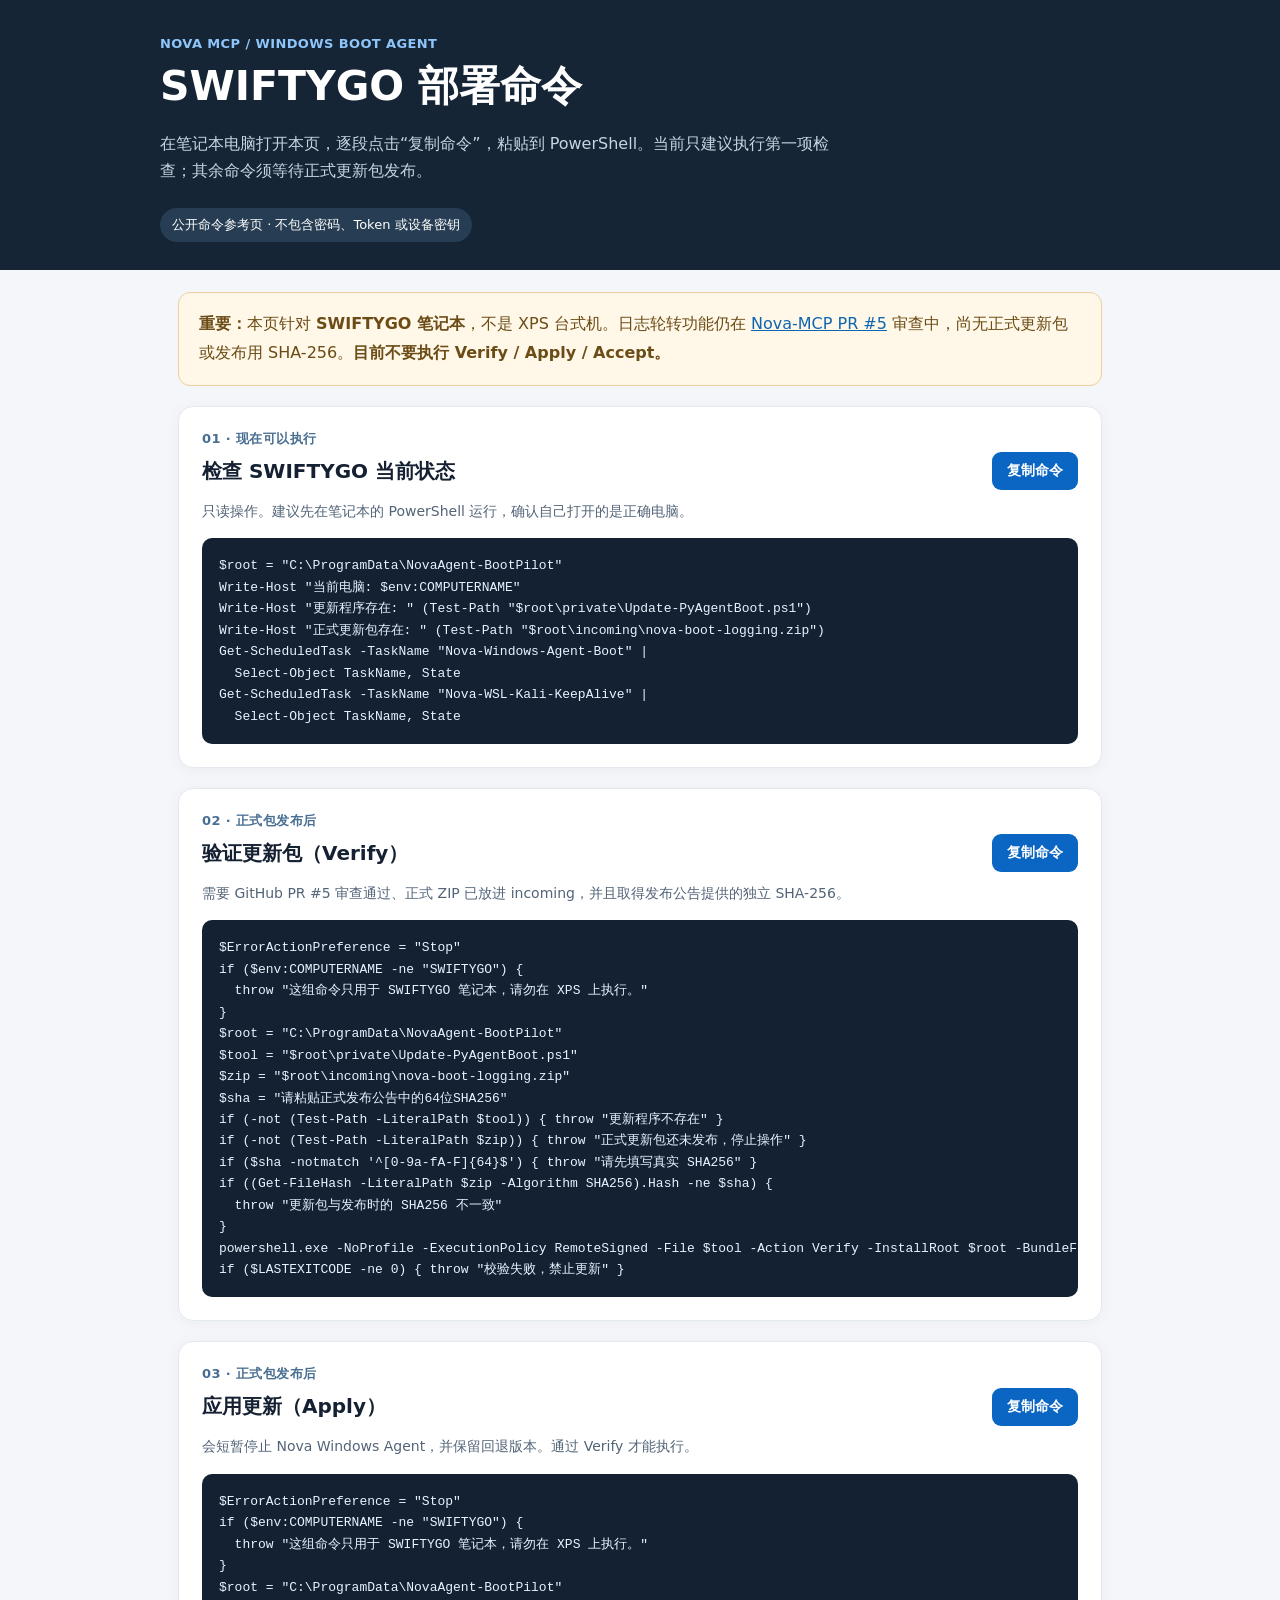
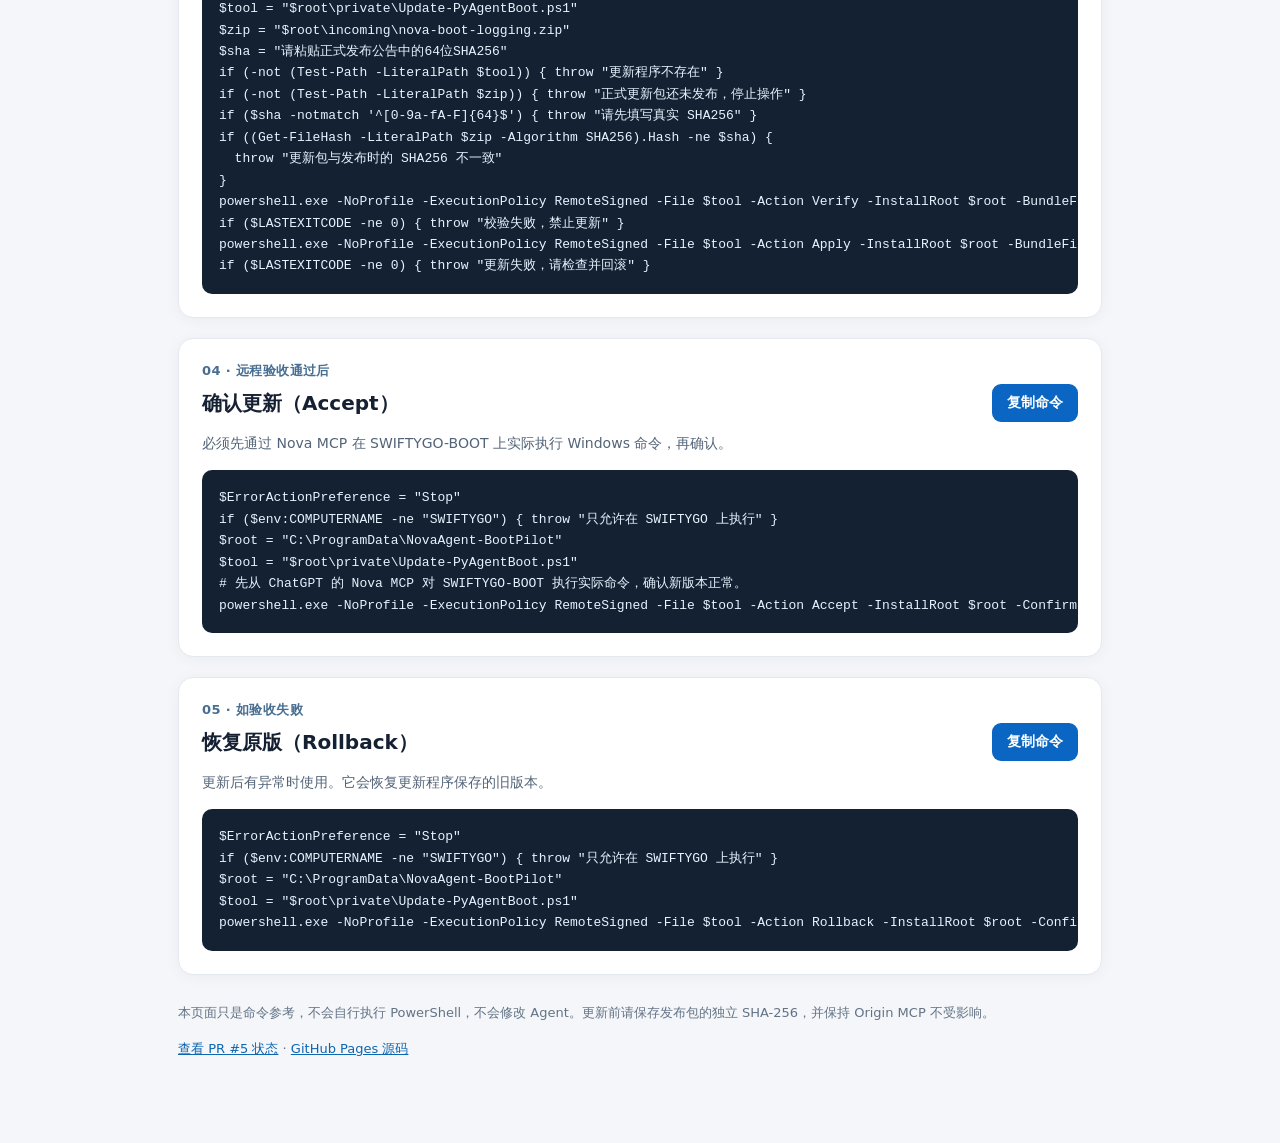
<file: nova-agent-commands/index.html>
<!doctype html>
<html lang="zh-CN"><head><meta charset="utf-8"><meta name="viewport" content="width=device-width,initial-scale=1"><meta name="color-scheme" content="light dark"><title>Nova Agent · SWIFTYGO 部署命令</title>
<style>
:root{font-family:Inter,"Segoe UI","Microsoft YaHei",system-ui,sans-serif;color:#152132;background:#f4f6f9}*{box-sizing:border-box}body{margin:0}header{background:#152536;color:#fff;padding:36px 20px 28px}main{max-width:960px;margin:0 auto;padding:0 18px 70px}.wrap{max-width:960px;margin:auto}.eyebrow{font-size:13px;font-weight:750;letter-spacing:.03em;color:#486e92;text-transform:uppercase}header .eyebrow{color:#8ec5fa}h1{font-size:clamp(27px,4vw,41px);margin:8px 0}header p{line-height:1.7;color:#c7d4e2;max-width:700px}.pill{display:inline-block;padding:8px 12px;background:#263d53;border-radius:999px;font-size:13px;margin-top:8px}.alert{padding:17px 20px;border-radius:12px;background:#fff7e7;border:1px solid #edcf9e;color:#6b4b16;margin:22px 0 14px;line-height:1.8}.card{margin-top:20px;padding:23px;border-radius:15px;background:#fff;box-shadow:0 2px 16px #14263a0b;border:1px solid #e4e9ef}.heading{display:flex;align-items:center;gap:12px;justify-content:space-between;flex-wrap:wrap}h2{font-size:20px;margin:10px 0}.card p{color:#536478;font-size:14px;line-height:1.75;margin:4px 0 15px}.copy{border:none;border-radius:9px;background:#0a66c2;color:white;cursor:pointer;font-size:14px;font-weight:700;padding:10px 15px}.copy:hover{background:#084b94}.copy:focus-visible{outline:3px solid #85beff}pre{margin:0;background:#142132;border-radius:10px;color:#e5f4ff;overflow-x:auto;padding:17px;line-height:1.65;font-size:13px}code{white-space:pre}footer{color:#637386;font-size:13px;margin-top:26px;line-height:1.8}a{color:#0e65b0}footer a{text-decoration:underline}@media(max-width:520px){header{padding-top:27px}.card{padding:17px}pre{font-size:12px}}@media(prefers-color-scheme:dark){:root{background:#101720;color:#eaf0f6}.card{background:#192636;border-color:#2e3b4a}.card p,footer{color:#b0c0d0}.alert{background:#342b17;border-color:#775d2d;color:#ffe4aa}a{color:#83bdfb}}
</style></head>
<body><header><div class="wrap"><div class="eyebrow">Nova MCP / Windows boot agent</div><h1>SWIFTYGO 部署命令</h1><p>在笔记本电脑打开本页，逐段点击“复制命令”，粘贴到 PowerShell。当前只建议执行第一项检查；其余命令须等待正式更新包发布。</p><div class="pill">公开命令参考页 · 不包含密码、Token 或设备密钥</div></div></header>
<main><div class="alert"><strong>重要：</strong>本页针对 <strong>SWIFTYGO 笔记本</strong>，不是 XPS 台式机。日志轮转功能仍在 <a href="https://github.com/louisong1021-ux/Nova-MCP/pull/5">Nova-MCP PR #5</a> 审查中，尚无正式更新包或发布用 SHA-256。<strong>目前不要执行 Verify / Apply / Accept。</strong></div>
<section class="card" id="s0"><div class="eyebrow">01 · 现在可以执行</div><div class="heading"><h2>检查 SWIFTYGO 当前状态</h2><button class="copy" data-copy="c0" aria-label="复制检查 SWIFTYGO 当前状态">复制命令</button></div><p>只读操作。建议先在笔记本的 PowerShell 运行，确认自己打开的是正确电脑。</p><pre><code id="c0">$root = &quot;C:\ProgramData\NovaAgent-BootPilot&quot;
Write-Host &quot;当前电脑: $env:COMPUTERNAME&quot;
Write-Host &quot;更新程序存在: &quot; (Test-Path &quot;$root\private\Update-PyAgentBoot.ps1&quot;)
Write-Host &quot;正式更新包存在: &quot; (Test-Path &quot;$root\incoming\nova-boot-logging.zip&quot;)
Get-ScheduledTask -TaskName &quot;Nova-Windows-Agent-Boot&quot; |
  Select-Object TaskName, State
Get-ScheduledTask -TaskName &quot;Nova-WSL-Kali-KeepAlive&quot; |
  Select-Object TaskName, State</code></pre></section>
<section class="card" id="s1"><div class="eyebrow">02 · 正式包发布后</div><div class="heading"><h2>验证更新包（Verify）</h2><button class="copy" data-copy="c1" aria-label="复制验证更新包（Verify）">复制命令</button></div><p>需要 GitHub PR #5 审查通过、正式 ZIP 已放进 incoming，并且取得发布公告提供的独立 SHA-256。</p><pre><code id="c1">$ErrorActionPreference = &quot;Stop&quot;
if ($env:COMPUTERNAME -ne &quot;SWIFTYGO&quot;) {
  throw &quot;这组命令只用于 SWIFTYGO 笔记本，请勿在 XPS 上执行。&quot;
}
$root = &quot;C:\ProgramData\NovaAgent-BootPilot&quot;
$tool = &quot;$root\private\Update-PyAgentBoot.ps1&quot;
$zip = &quot;$root\incoming\nova-boot-logging.zip&quot;
$sha = &quot;请粘贴正式发布公告中的64位SHA256&quot;
if (-not (Test-Path -LiteralPath $tool)) { throw &quot;更新程序不存在&quot; }
if (-not (Test-Path -LiteralPath $zip)) { throw &quot;正式更新包还未发布，停止操作&quot; }
if ($sha -notmatch '^[0-9a-fA-F]{64}$') { throw &quot;请先填写真实 SHA256&quot; }
if ((Get-FileHash -LiteralPath $zip -Algorithm SHA256).Hash -ne $sha) {
  throw &quot;更新包与发布时的 SHA256 不一致&quot;
}
powershell.exe -NoProfile -ExecutionPolicy RemoteSigned -File $tool -Action Verify -InstallRoot $root -BundleFile $zip -BundleSha256 $sha
if ($LASTEXITCODE -ne 0) { throw &quot;校验失败，禁止更新&quot; }</code></pre></section>
<section class="card" id="s2"><div class="eyebrow">03 · 正式包发布后</div><div class="heading"><h2>应用更新（Apply）</h2><button class="copy" data-copy="c2" aria-label="复制应用更新（Apply）">复制命令</button></div><p>会短暂停止 Nova Windows Agent，并保留回退版本。通过 Verify 才能执行。</p><pre><code id="c2">$ErrorActionPreference = &quot;Stop&quot;
if ($env:COMPUTERNAME -ne &quot;SWIFTYGO&quot;) {
  throw &quot;这组命令只用于 SWIFTYGO 笔记本，请勿在 XPS 上执行。&quot;
}
$root = &quot;C:\ProgramData\NovaAgent-BootPilot&quot;
$tool = &quot;$root\private\Update-PyAgentBoot.ps1&quot;
$zip = &quot;$root\incoming\nova-boot-logging.zip&quot;
$sha = &quot;请粘贴正式发布公告中的64位SHA256&quot;
if (-not (Test-Path -LiteralPath $tool)) { throw &quot;更新程序不存在&quot; }
if (-not (Test-Path -LiteralPath $zip)) { throw &quot;正式更新包还未发布，停止操作&quot; }
if ($sha -notmatch '^[0-9a-fA-F]{64}$') { throw &quot;请先填写真实 SHA256&quot; }
if ((Get-FileHash -LiteralPath $zip -Algorithm SHA256).Hash -ne $sha) {
  throw &quot;更新包与发布时的 SHA256 不一致&quot;
}
powershell.exe -NoProfile -ExecutionPolicy RemoteSigned -File $tool -Action Verify -InstallRoot $root -BundleFile $zip -BundleSha256 $sha
if ($LASTEXITCODE -ne 0) { throw &quot;校验失败，禁止更新&quot; }
powershell.exe -NoProfile -ExecutionPolicy RemoteSigned -File $tool -Action Apply -InstallRoot $root -BundleFile $zip -BundleSha256 $sha -Confirmed
if ($LASTEXITCODE -ne 0) { throw &quot;更新失败，请检查并回滚&quot; }</code></pre></section>
<section class="card" id="s3"><div class="eyebrow">04 · 远程验收通过后</div><div class="heading"><h2>确认更新（Accept）</h2><button class="copy" data-copy="c3" aria-label="复制确认更新（Accept）">复制命令</button></div><p>必须先通过 Nova MCP 在 SWIFTYGO-BOOT 上实际执行 Windows 命令，再确认。</p><pre><code id="c3">$ErrorActionPreference = &quot;Stop&quot;
if ($env:COMPUTERNAME -ne &quot;SWIFTYGO&quot;) { throw &quot;只允许在 SWIFTYGO 上执行&quot; }
$root = &quot;C:\ProgramData\NovaAgent-BootPilot&quot;
$tool = &quot;$root\private\Update-PyAgentBoot.ps1&quot;
# 先从 ChatGPT 的 Nova MCP 对 SWIFTYGO-BOOT 执行实际命令，确认新版本正常。
powershell.exe -NoProfile -ExecutionPolicy RemoteSigned -File $tool -Action Accept -InstallRoot $root -Confirmed</code></pre></section>
<section class="card" id="s4"><div class="eyebrow">05 · 如验收失败</div><div class="heading"><h2>恢复原版（Rollback）</h2><button class="copy" data-copy="c4" aria-label="复制恢复原版（Rollback）">复制命令</button></div><p>更新后有异常时使用。它会恢复更新程序保存的旧版本。</p><pre><code id="c4">$ErrorActionPreference = &quot;Stop&quot;
if ($env:COMPUTERNAME -ne &quot;SWIFTYGO&quot;) { throw &quot;只允许在 SWIFTYGO 上执行&quot; }
$root = &quot;C:\ProgramData\NovaAgent-BootPilot&quot;
$tool = &quot;$root\private\Update-PyAgentBoot.ps1&quot;
powershell.exe -NoProfile -ExecutionPolicy RemoteSigned -File $tool -Action Rollback -InstallRoot $root -Confirmed</code></pre></section>
<footer>本页面只是命令参考，不会自行执行 PowerShell，不会修改 Agent。更新前请保存发布包的独立 SHA-256，并保持 Origin MCP 不受影响。<p><a href="https://github.com/louisong1021-ux/Nova-MCP/pull/5">查看 PR #5 状态</a> · <a href="https://github.com/louisong1021-ux/page">GitHub Pages 源码</a></p></footer></main>
<script>
for(const b of document.querySelectorAll(".copy")){
 b.addEventListener("click",async()=>{
  const code=document.getElementById(b.dataset.copy).innerText;
  const old=b.textContent;
  try{await navigator.clipboard.writeText(code);b.textContent="已复制 ✓";}
  catch(e){b.textContent="复制失败，请手动选择";}
  window.setTimeout(()=>{b.textContent=old;},1800);
 });
}
</script>
</body></html>
</file>
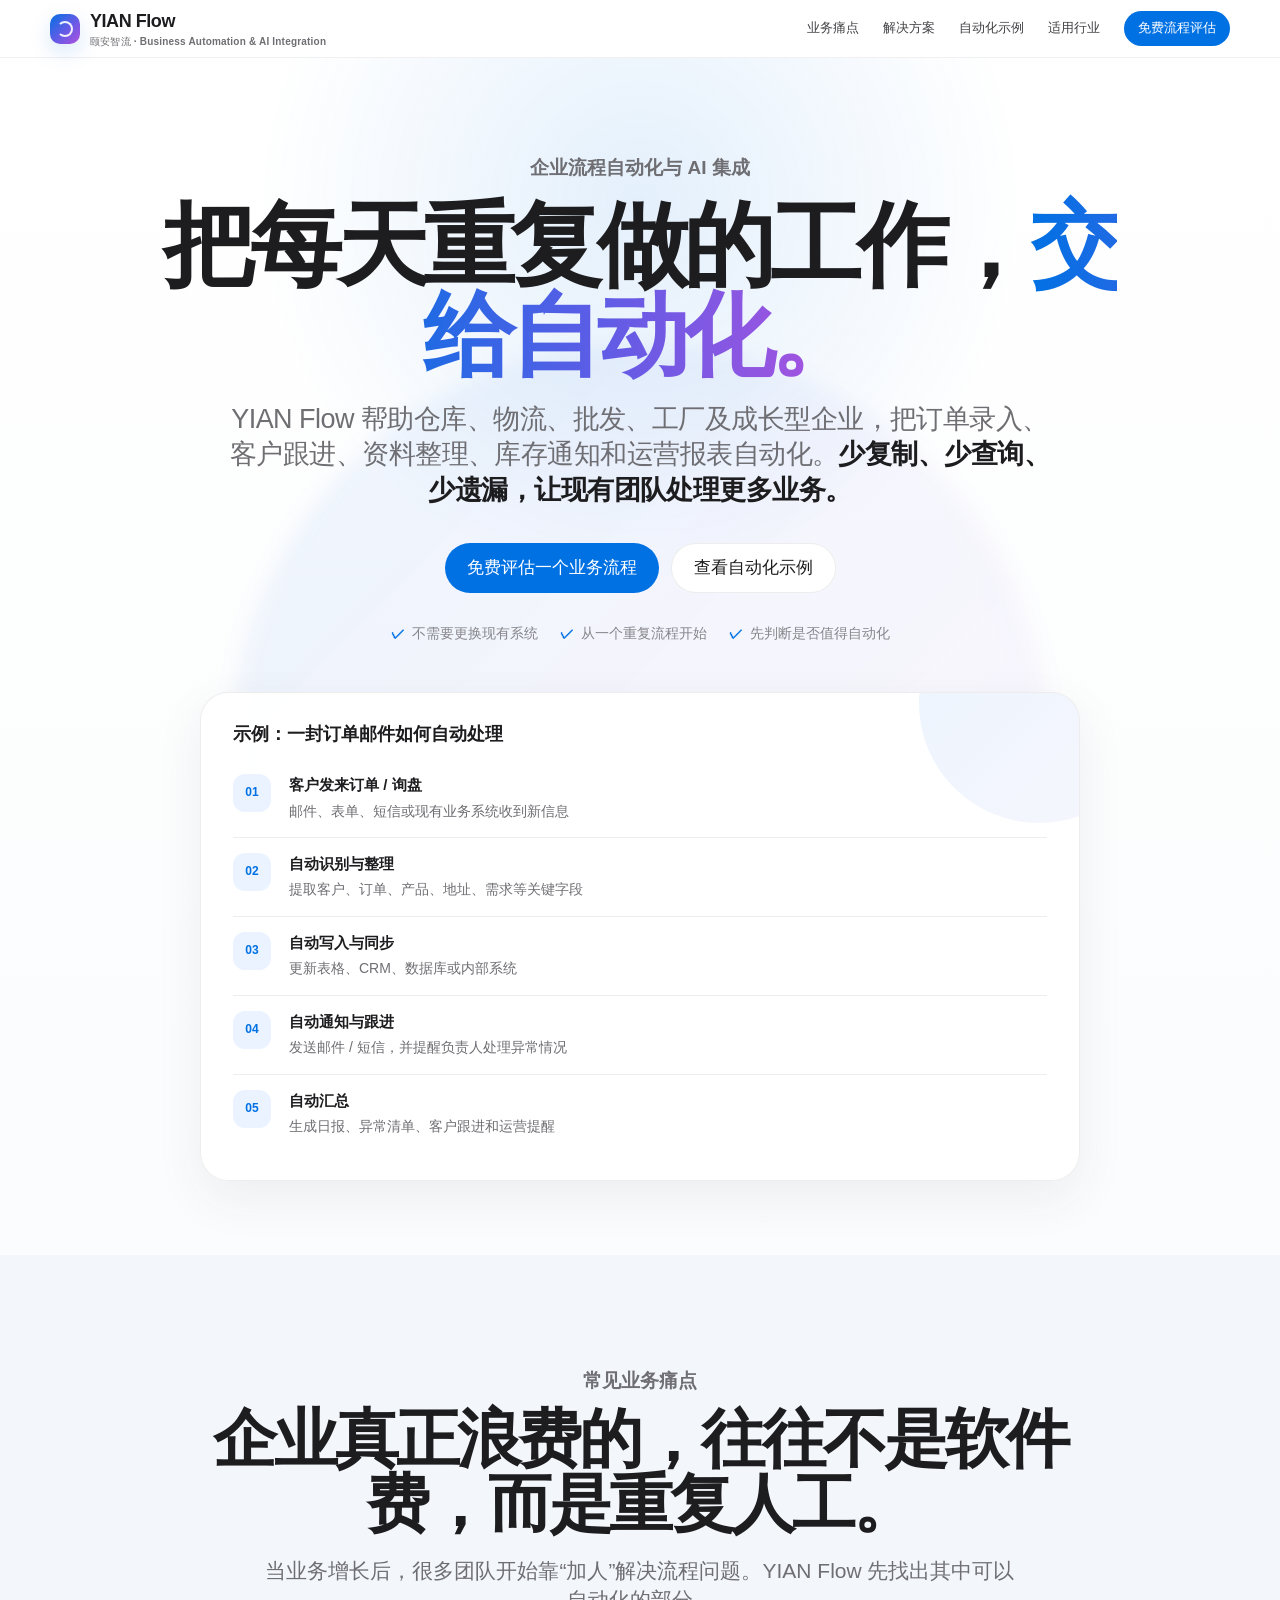
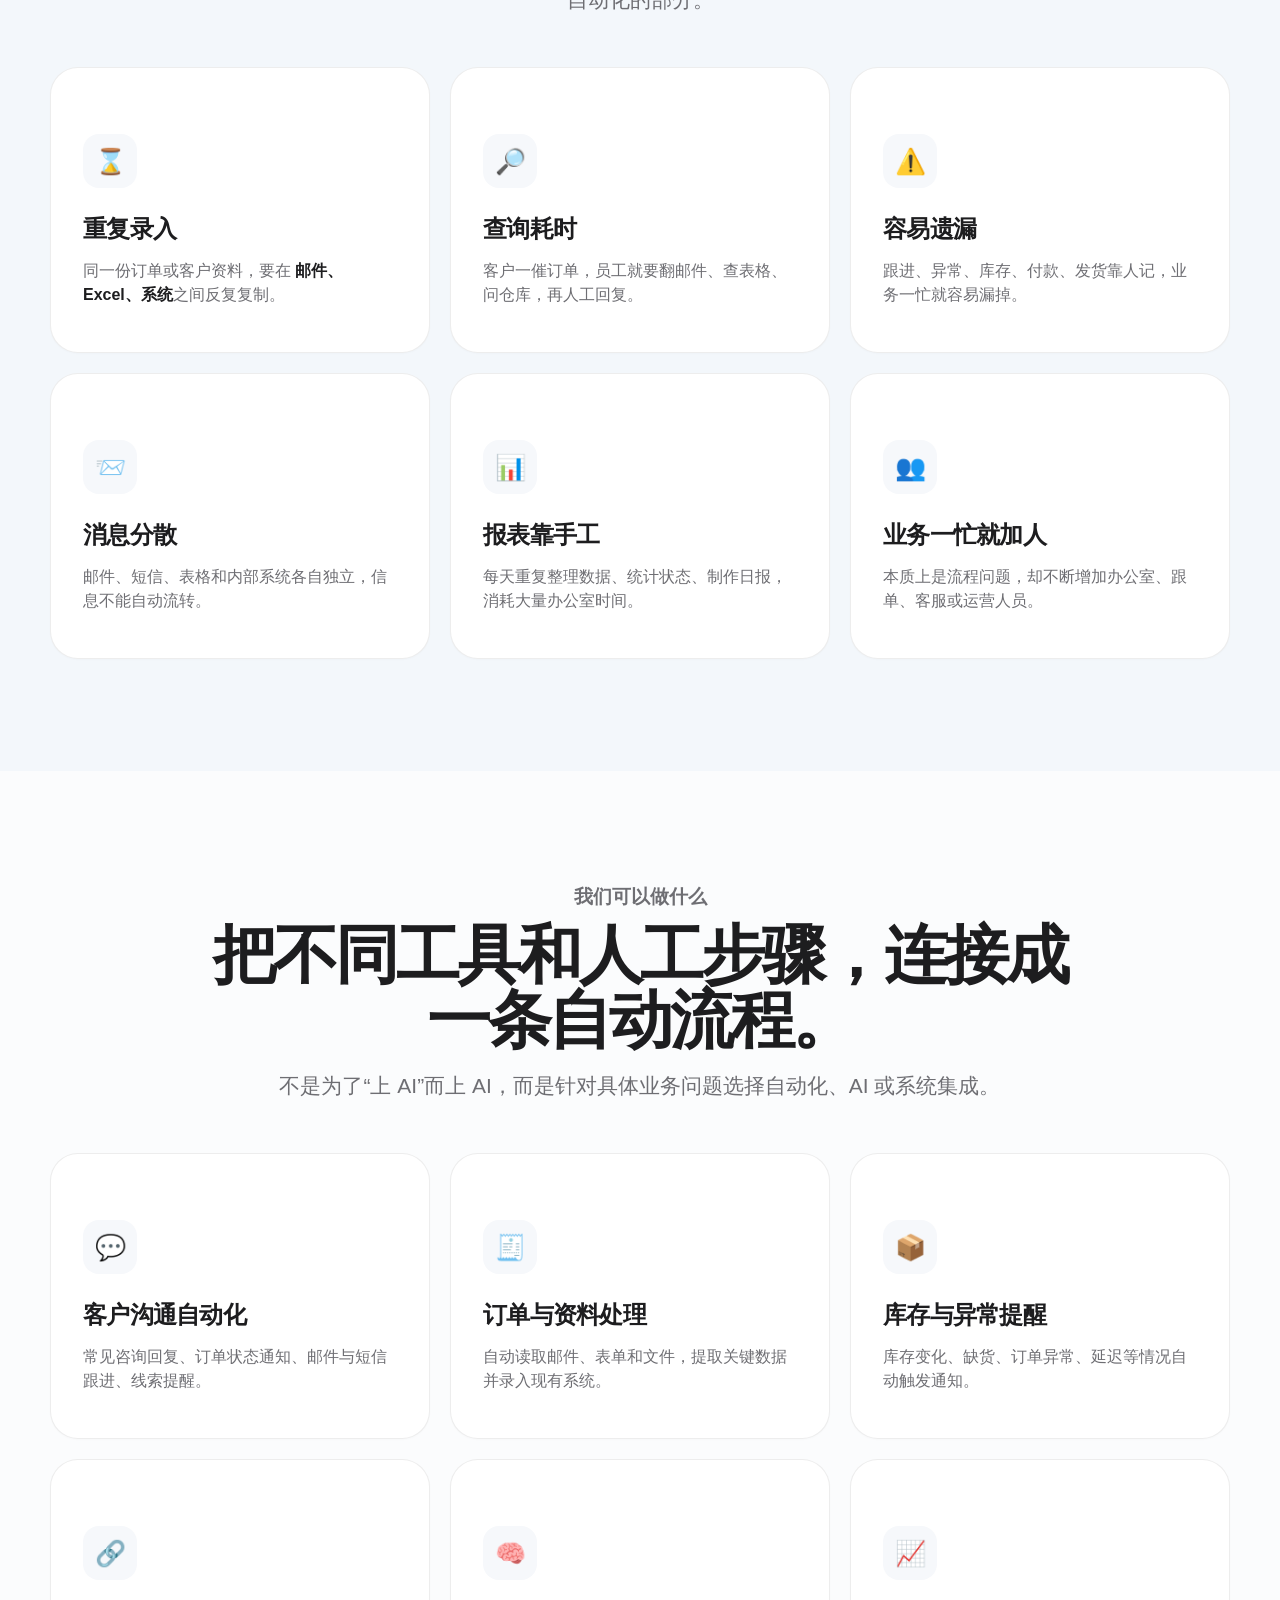
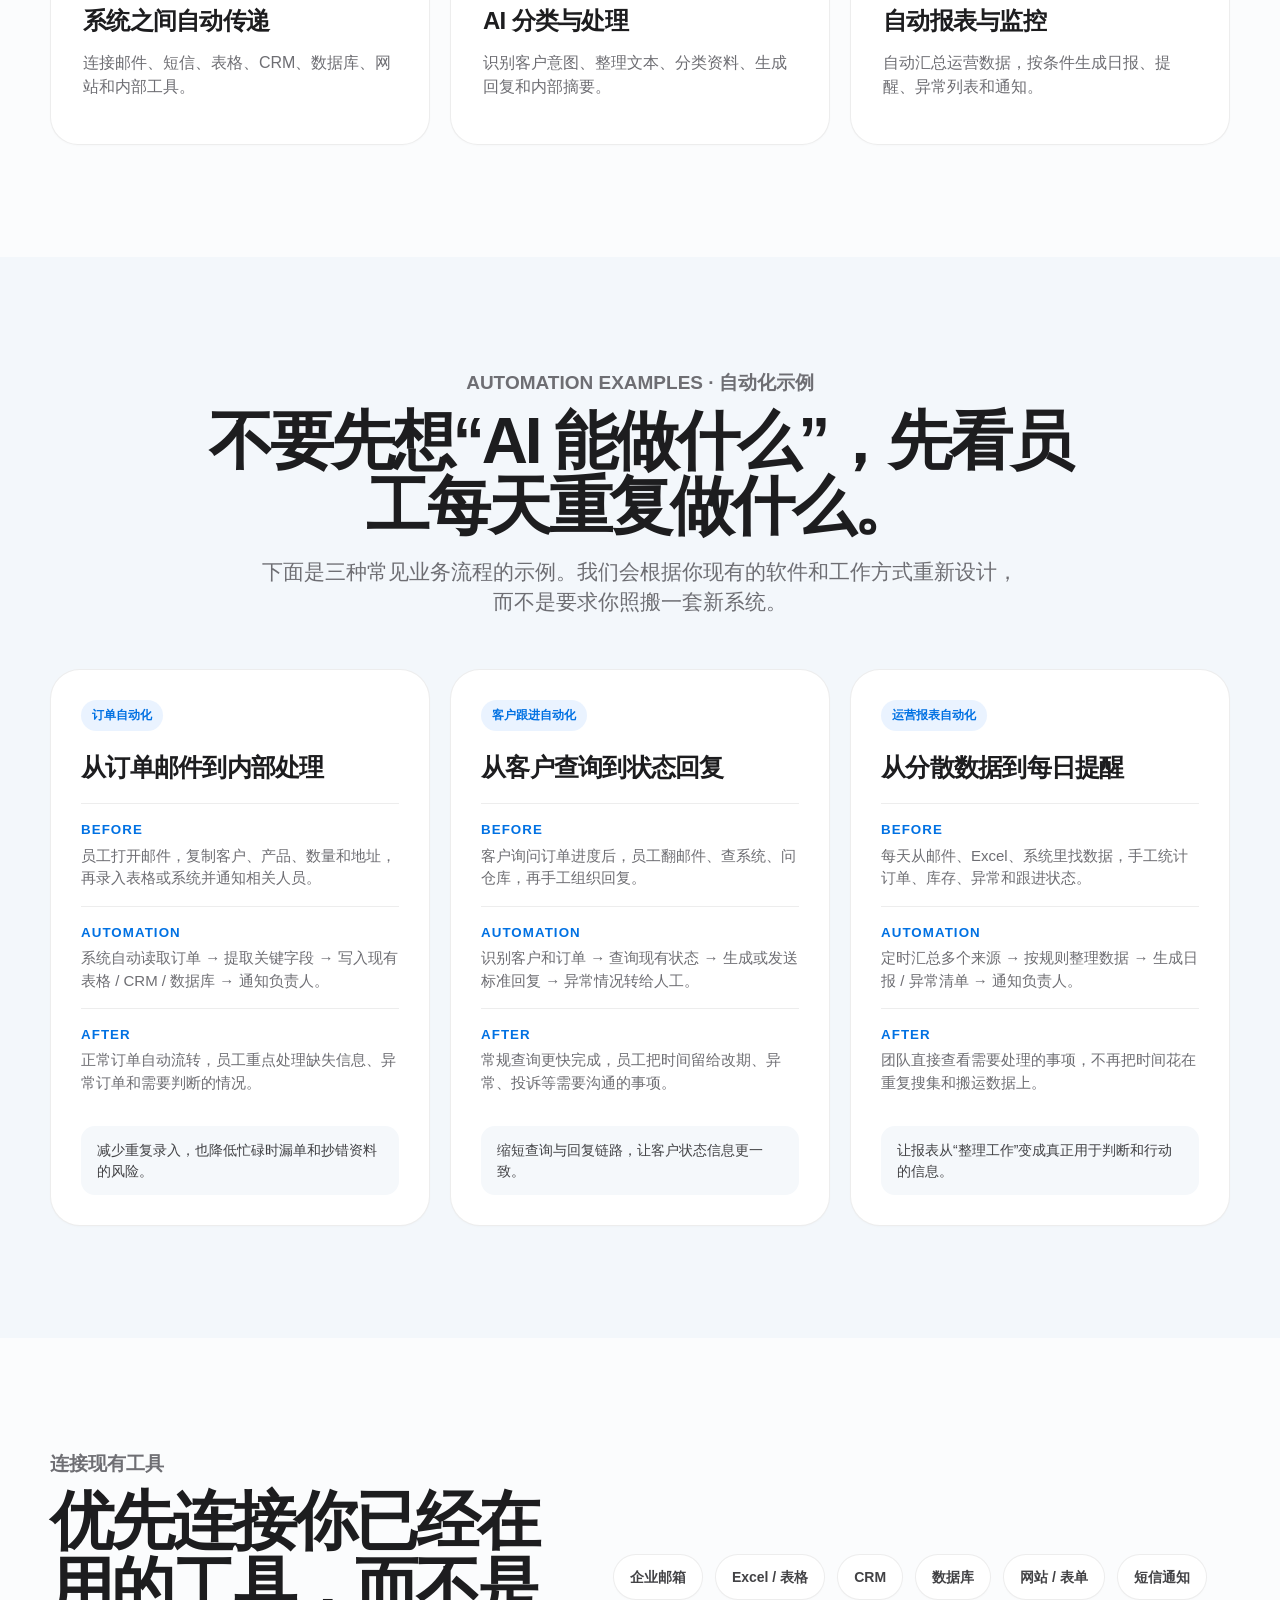
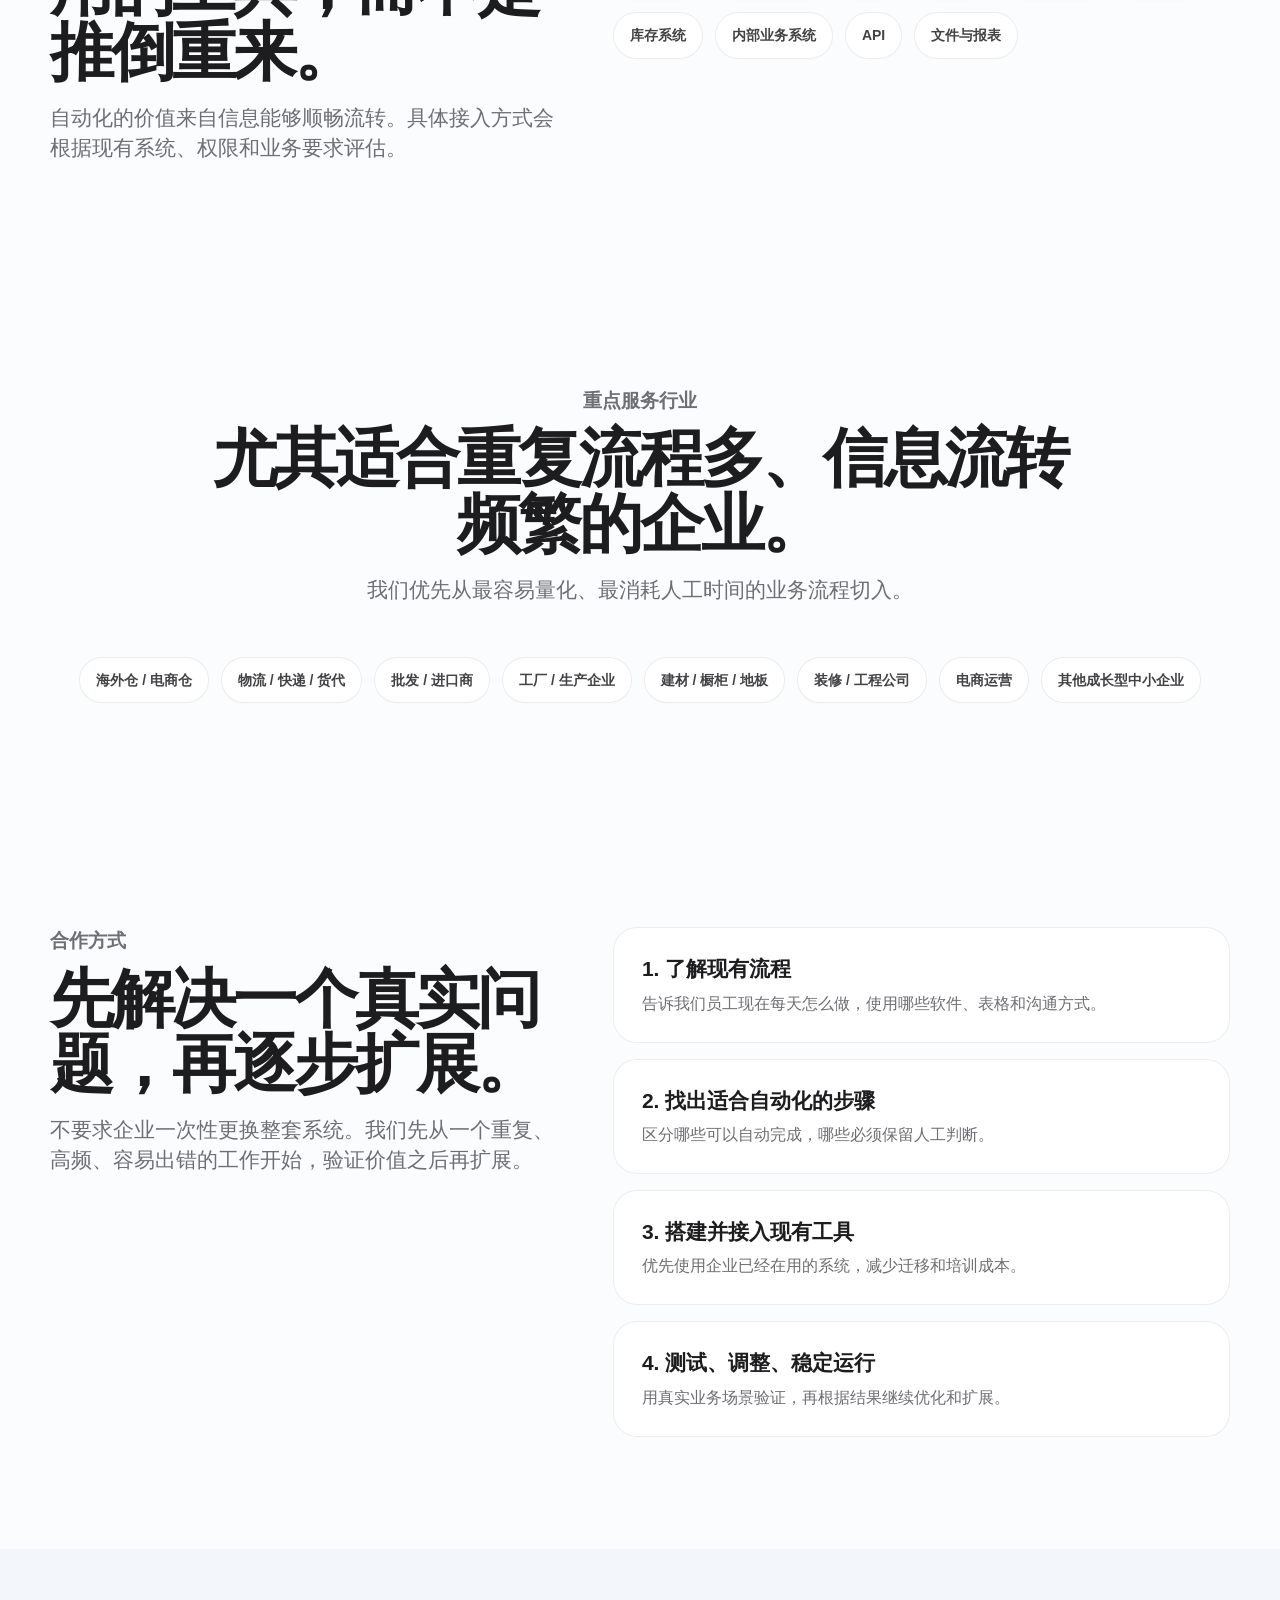
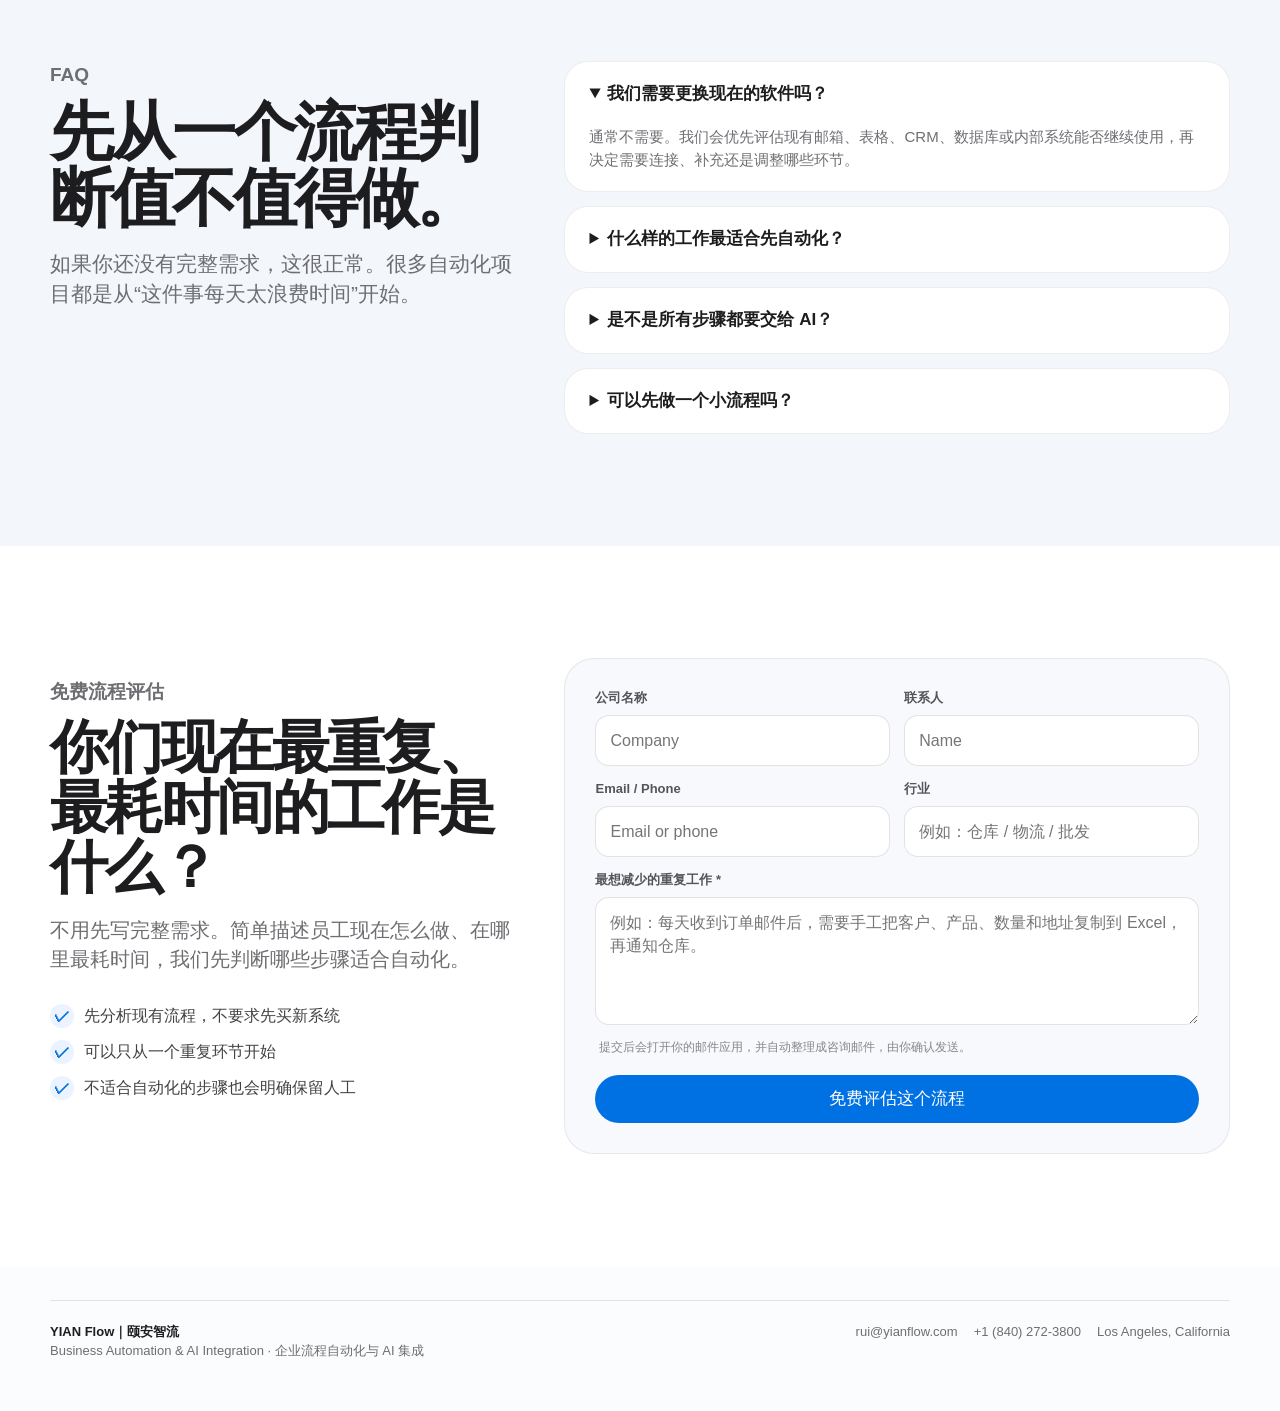
<file: yian-flow/index.html>
<!doctype html>
<html lang="zh-CN">
<head>
  <meta charset="utf-8">
  <meta name="viewport" content="width=device-width,initial-scale=1">
  <meta name="description" content="YIAN Flow｜颐安智流，为仓库、物流、批发、工厂和成长型企业提供业务流程自动化与 AI 集成服务，减少重复录入、查询、遗漏和人工报表，让现有团队处理更多业务。">
  <meta name="theme-color" content="#ffffff">
  <link rel="canonical" href="https://yianflow.com/">
  <meta property="og:type" content="website">
  <meta property="og:title" content="YIAN Flow｜颐安智流 — 企业流程自动化与 AI 集成">
  <meta property="og:description" content="把订单、客户跟进、资料录入、库存通知和运营报表等重复工作交给自动化。">
  <meta property="og:url" content="https://yianflow.com/">
  <title>YIAN Flow｜颐安智流 — 企业流程自动化与 AI 集成</title>
  <script type="application/ld+json">
  {
    "@context":"https://schema.org",
    "@type":"ProfessionalService",
    "name":"YIAN Flow｜颐安智流",
    "url":"https://yianflow.com/",
    "email":"rui@yianflow.com",
    "telephone":"+1-840-272-3800",
    "areaServed":"United States",
    "serviceType":["Business Process Automation","AI Integration","Workflow Automation"]
  }
  </script>
  <style>
    :root{
      --bg:#fbfcfd;
      --surface:#ffffff;
      --surface-soft:#f3f7fb;
      --text:#1d1d1f;
      --muted:#6e6e73;
      --line:rgba(0,0,0,.07);
      --blue:#0071e3;
      --blue-hover:#0077ed;
      --blue-soft:#eaf3ff;
      --max:1180px;
      --radius:28px;
      --shadow:0 18px 50px rgba(33,52,72,.07);
    }
    *{box-sizing:border-box}
    html{scroll-behavior:smooth}
    body{
      margin:0;
      background:var(--bg);
      color:var(--text);
      font-family:-apple-system,BlinkMacSystemFont,"SF Pro Display","SF Pro Text","Helvetica Neue","Segoe UI","PingFang SC","Microsoft YaHei",sans-serif;
      -webkit-font-smoothing:antialiased;
      line-height:1.45;
    }
    a{color:inherit;text-decoration:none}
    button,input,textarea,select{font:inherit}
    .wrap{width:min(var(--max),calc(100% - 40px));margin:auto}

    nav{
      position:sticky;top:0;z-index:50;height:58px;
      background:rgba(255,255,255,.88);
      backdrop-filter:saturate(180%) blur(20px);
      border-bottom:1px solid rgba(0,0,0,.06);
    }
    .nav-inner{height:100%;display:flex;align-items:center;gap:26px}
    .brand{
      display:flex;align-items:center;gap:10px;margin-right:auto;
      font-weight:750;font-size:18px;letter-spacing:-.025em;
    }
    .brand small{
      display:block;color:var(--muted);font-size:10px;font-weight:550;
      letter-spacing:.02em;margin-top:1px;
    }
    .mark{
      width:30px;height:30px;border-radius:10px;
      background:linear-gradient(135deg,#0071e3,#5e5ce6,#af52de);
      box-shadow:0 8px 22px rgba(0,113,227,.16);
      position:relative;flex:0 0 auto;
    }
    .mark:after{
      content:"";position:absolute;inset:7px;border:2px solid rgba(255,255,255,.9);
      border-left-color:transparent;border-radius:50%;
    }
    .nav-links{display:flex;gap:24px;align-items:center;font-size:13px;color:#424245}
    .nav-links a:hover{color:#000}
    .nav-links .btn{padding:8px 14px;font-size:13px}

    .btn{
      border:0;border-radius:980px;padding:12px 22px;font-size:17px;font-weight:550;
      cursor:pointer;display:inline-flex;align-items:center;justify-content:center;
      transition:.2s ease;
    }
    .btn-primary{background:var(--blue);color:#fff}
    .btn-primary:hover{background:var(--blue-hover);transform:translateY(-1px)}
    .btn-ghost{background:#fff;border:1px solid var(--line);color:var(--text)}
    .btn-ghost:hover{background:#f7f7f8}

    .hero{
      min-height:760px;display:flex;align-items:center;text-align:center;position:relative;overflow:hidden;
      padding:0;
      background:
        radial-gradient(circle at 50% 12%,rgba(0,113,227,.105),transparent 31%),
        linear-gradient(180deg,#fff 0%,#fbfcfd 100%);
    }
    .hero:after{
      content:"";position:absolute;width:820px;height:820px;border-radius:50%;
      background:linear-gradient(135deg,rgba(0,113,227,.07),rgba(94,92,230,.05),rgba(175,82,222,.045));
      filter:blur(10px);left:50%;top:58%;transform:translate(-50%,-50%);pointer-events:none;
    }
    .hero-grid{
      position:relative;z-index:2;display:grid;grid-template-columns:1fr;
      gap:0;max-width:1020px;padding:96px 0 74px;
    }
    .eyebrow,.kicker{
      color:var(--muted);font-size:19px;font-weight:650;letter-spacing:0;
      text-transform:none;
    }
    .eyebrow{display:block;margin-bottom:18px}
    .eyebrow:before{display:none}
    h1,h2,h3,p{margin-top:0}
    h1{
      font-size:clamp(52px,7.2vw,92px);line-height:.98;letter-spacing:-.058em;
      margin:0 auto 22px;font-weight:760;max-width:980px;
    }
    .gradient{
      background:linear-gradient(90deg,#0071e3,#5e5ce6,#af52de);
      -webkit-background-clip:text;background-clip:text;color:transparent;
    }
    .lead{
      max-width:840px;margin:0 auto;color:var(--muted);
      font-size:clamp(20px,2.2vw,27px);line-height:1.32;letter-spacing:-.02em;
    }
    .lead strong{color:var(--text)!important}
    .hero-actions{display:flex;justify-content:center;gap:12px;flex-wrap:wrap;margin-top:34px}
    .trust{
      margin-top:30px;display:flex;justify-content:center;gap:22px;flex-wrap:wrap;
      color:#86868b;font-size:14px;
    }
    .trust span:before{content:"✓";color:var(--blue);margin-right:7px;font-weight:800}
    .flow-card{
      margin:48px auto 0;width:min(880px,100%);position:relative;padding:28px 32px;
      border-radius:28px;border:1px solid var(--line);background:rgba(255,255,255,.94);
      box-shadow:var(--shadow);overflow:hidden;text-align:left;
    }
    .flow-card:before{
      content:"";position:absolute;width:240px;height:240px;border-radius:50%;
      background:linear-gradient(135deg,rgba(0,113,227,.08),rgba(94,92,230,.05));
      right:-80px;top:-110px;
    }
    .flow-card h3{position:relative;margin:0 0 12px;font-size:18px;color:var(--text)}
    .step{
      position:relative;display:grid;grid-template-columns:42px 1fr;gap:14px;align-items:start;
      padding:15px 0;border-bottom:1px solid var(--line);
    }
    .step:last-child{border-bottom:0}
    .num{
      width:38px;height:38px;border-radius:12px;display:grid;place-items:center;
      background:var(--blue-soft);color:var(--blue);font-weight:750;font-size:12px;
    }
    .step b{display:block;font-size:15px;margin-bottom:3px}
    .step span{color:var(--muted);font-size:14px}

    section{padding:112px 0}
    .strip{border:0;background:var(--surface-soft)}
    .section-head{text-align:center;max-width:870px;margin:0 auto 52px}
    .kicker{margin:0 0 12px}
    h2{
      font-size:clamp(42px,5vw,68px);line-height:1.02;letter-spacing:-.047em;
      margin:0 0 18px;font-weight:740;
    }
    .section-head p{
      font-size:21px;color:var(--muted);max-width:760px;margin:0 auto;line-height:1.42;
    }

    .pain-grid,.service-grid,.industry-grid{
      display:grid;grid-template-columns:repeat(3,1fr);gap:20px;
    }
    .card{
      background:var(--surface);border-radius:var(--radius);padding:32px;min-height:286px;
      border:1px solid var(--line);box-shadow:0 1px 2px rgba(0,0,0,.02);
      transition:transform .25s ease,box-shadow .25s ease;
    }
    .card:hover{transform:translateY(-4px);box-shadow:0 14px 34px rgba(0,0,0,.045)}
    .icon{
      width:54px;height:54px;border-radius:16px;background:#f6f8fb;
      display:grid;place-items:center;font-size:25px;margin:34px 0 24px;
    }
    .card h3{font-size:24px;letter-spacing:-.03em;margin:0 0 12px}
    .card p,.problem{color:var(--muted);font-size:16px;margin:0;line-height:1.5}
    .problem strong{color:var(--text)}

    .demo-grid{display:grid;grid-template-columns:repeat(3,1fr);gap:20px}
    .demo-card{
      border-radius:30px;padding:30px;border:1px solid var(--line);background:#fff;
      box-shadow:0 1px 2px rgba(0,0,0,.02);
    }
    .demo-tag{
      display:inline-flex;padding:7px 11px;border-radius:999px;background:var(--blue-soft);
      color:var(--blue);font-size:12px;font-weight:750;margin-bottom:18px;
    }
    .demo-card h3{font-size:25px;letter-spacing:-.03em;margin:0 0 18px}
    .demo-stage{padding:16px 0;border-top:1px solid var(--line)}
    .demo-stage:first-of-type{border-top:0}
    .demo-stage small{
      display:block;color:var(--blue);font-weight:800;letter-spacing:.08em;margin-bottom:5px;
    }
    .demo-stage p{margin:0;color:var(--muted);font-size:15px;line-height:1.5}
    .result{
      margin-top:16px;padding:14px 16px;border-radius:14px;background:#f5f8fb;
      color:#424245;font-size:14px;line-height:1.45;
    }

    .integration-grid{
      display:grid;grid-template-columns:.9fr 1.1fr;gap:58px;align-items:center;
    }
    .integration-grid .section-head{text-align:left;margin:0}
    .integration-grid .section-head p{margin:0;max-width:560px}
    .integration-list{display:flex;flex-wrap:wrap;gap:12px}
    .integration-list span,.pill{
      padding:12px 16px;border:1px solid var(--line);border-radius:999px;background:#fff;
      color:#424245;font-weight:650;font-size:14px;box-shadow:0 1px 2px rgba(0,0,0,.015);
    }

    .industries{display:flex;justify-content:center;flex-wrap:wrap;gap:12px}

    .how{
      display:grid;grid-template-columns:.9fr 1.1fr;gap:58px;align-items:start;
    }
    .how .section-head{text-align:left;margin:0;position:sticky;top:100px}
    .how .section-head p{margin:0;max-width:520px}
    .timeline{display:grid;gap:16px;border:0;padding:0}
    .timeline-item{
      position:relative;background:#fff;border:1px solid var(--line);border-radius:24px;
      padding:26px 28px;
    }
    .timeline-item:before{display:none}
    .timeline-item b{display:block;font-size:21px;margin-bottom:7px}
    .timeline-item p{margin:0;color:var(--muted);font-size:16px;line-height:1.5}

    .faq{
      display:grid;grid-template-columns:.82fr 1.18fr;gap:52px;align-items:start;
    }
    .faq .section-head{text-align:left;margin:0}
    .faq .section-head p{margin:0}
    .faq-list{display:grid;gap:14px}
    details{
      border:1px solid var(--line);border-radius:24px;padding:0 24px;background:#fff;
    }
    summary{cursor:pointer;font-weight:700;font-size:17px;padding:20px 0}
    details p{color:var(--muted);font-size:15px;line-height:1.5;margin:0;padding:0 0 20px}

    #contact{background:#fff}
    .cta{
      padding:0;border:0;background:transparent;
      display:grid;grid-template-columns:.82fr 1.18fr;gap:52px;align-items:start;
    }
    .cta>div:first-child{padding-top:20px}
    .cta h2{font-size:clamp(40px,4.5vw,62px);line-height:1.04;letter-spacing:-.045em;margin:10px 0 18px}
    .cta p{margin:0;color:var(--muted);font-size:20px;line-height:1.45}
    .mini-proof{display:grid;gap:12px;margin-top:30px}
    .mini-proof span{color:#424245;font-size:16px}
    .mini-proof span:before{
      content:"✓";display:inline-grid;place-items:center;width:24px;height:24px;border-radius:50%;
      background:var(--blue-soft);color:var(--blue);font-weight:800;margin-right:10px;
    }
    .lead-form{
      display:grid;grid-template-columns:1fr 1fr;gap:14px;background:#f7f9fc;
      border:1px solid var(--line);border-radius:30px;padding:30px;
    }
    .lead-form .full{grid-column:1/-1}
    .field{display:flex;flex-direction:column;gap:7px}
    .field label{font-size:13px;font-weight:650;color:#54545a}
    .field input,.field textarea{
      width:100%;border:1px solid rgba(0,0,0,.11);background:#fff;border-radius:14px;
      padding:13px 14px;outline:none;color:var(--text);
    }
    .field textarea{min-height:128px;resize:vertical}
    .field input:focus,.field textarea:focus{
      border-color:rgba(0,113,227,.55);box-shadow:0 0 0 3px rgba(0,113,227,.08);
    }
    .form-note{grid-column:1/-1;font-size:12px;color:#86868b;margin:0 4px}
    .lead-form .btn{grid-column:1/-1;width:100%;margin-top:4px}

    footer{padding:34px 0 50px;color:#6e6e73;font-size:13px;border-top:0}
    .footer-grid{
      border-top:1px solid rgba(0,0,0,.1);padding-top:22px;
      display:flex;justify-content:space-between;gap:30px;flex-wrap:wrap;
    }
    footer strong{color:var(--text)!important}
    .contact{display:flex;gap:16px;flex-wrap:wrap}
    .contact a:hover{color:var(--blue)}

    @media(max-width:980px){
      .nav-links a:not(.btn){display:none}
      .pain-grid,.service-grid,.industry-grid,.demo-grid{grid-template-columns:repeat(2,1fr)}
      .integration-grid,.how,.faq,.cta{grid-template-columns:1fr}
      .integration-grid .section-head,.how .section-head,.faq .section-head{text-align:center}
      .integration-grid .section-head p,.how .section-head p,.faq .section-head p{margin:0 auto}
      .how .section-head{position:static}
      .integration-list{justify-content:center}
    }
    @media(max-width:640px){
      .wrap{width:min(var(--max),calc(100% - 24px))}
      nav{height:58px}
      .brand small{display:none}
      .nav-links .btn{display:none}
      .hero{min-height:680px}
      .hero-grid{padding:78px 0 70px}
      h1{font-size:49px}
      .lead{font-size:19px}
      .eyebrow{font-size:16px}
      .flow-card{padding:22px;margin-top:38px}
      section{padding:80px 0}
      .pain-grid,.service-grid,.industry-grid,.demo-grid,.lead-form{grid-template-columns:1fr}
      .card{min-height:250px}
      .icon{margin-top:22px}
      .lead-form{padding:22px}
      .lead-form .full,.lead-form .btn,.form-note{grid-column:1}
      .cta{gap:34px}
      .industries{justify-content:flex-start}
      .footer-grid{flex-direction:column}
    }

  </style>
</head>
<body>
  <nav>
    <div class="wrap nav-inner">
      <a class="brand" href="#top" aria-label="YIAN Flow 首页">
        <span class="mark"></span>
        <span>YIAN Flow <small>颐安智流 · Business Automation & AI Integration</small></span>
      </a>
      <div class="nav-links">
        <a href="#problems">业务痛点</a>
        <a href="#solutions">解决方案</a>
        <a href="#examples">自动化示例</a>
        <a href="#industries">适用行业</a>
        <a href="#contact" class="btn btn-primary">免费流程评估</a>
      </div>
    </div>
  </nav>

  <main id="top">
    <header class="hero">
      <div class="wrap hero-grid">
        <div>
          <div class="eyebrow">企业流程自动化与 AI 集成</div>
          <h1>把每天重复做的工作，<span class="gradient">交给自动化。</span></h1>
          <p class="lead">YIAN Flow 帮助仓库、物流、批发、工厂及成长型企业，把订单录入、客户跟进、资料整理、库存通知和运营报表自动化。<strong style="color:#1d1d1f">少复制、少查询、少遗漏，让现有团队处理更多业务。</strong></p>
          <div class="hero-actions">
            <a class="btn btn-primary" href="#contact">免费评估一个业务流程</a>
            <a class="btn btn-ghost" href="#examples">查看自动化示例</a>
          </div>
          <div class="trust">
            <span>不需要更换现有系统</span>
            <span>从一个重复流程开始</span>
            <span>先判断是否值得自动化</span>
          </div>
        </div>

        <div class="flow-card" aria-label="自动化流程示例">
          <h3>示例：一封订单邮件如何自动处理</h3>
          <div class="step"><div class="num">01</div><div><b>客户发来订单 / 询盘</b><span>邮件、表单、短信或现有业务系统收到新信息</span></div></div>
          <div class="step"><div class="num">02</div><div><b>自动识别与整理</b><span>提取客户、订单、产品、地址、需求等关键字段</span></div></div>
          <div class="step"><div class="num">03</div><div><b>自动写入与同步</b><span>更新表格、CRM、数据库或内部系统</span></div></div>
          <div class="step"><div class="num">04</div><div><b>自动通知与跟进</b><span>发送邮件 / 短信，并提醒负责人处理异常情况</span></div></div>
          <div class="step"><div class="num">05</div><div><b>自动汇总</b><span>生成日报、异常清单、客户跟进和运营提醒</span></div></div>
        </div>
      </div>
    </header>

    <section id="problems" class="strip">
      <div class="wrap">
        <div class="section-head">
          <div class="kicker">常见业务痛点</div>
          <h2>企业真正浪费的，往往不是软件费，而是重复人工。</h2>
          <p>当业务增长后，很多团队开始靠“加人”解决流程问题。YIAN Flow 先找出其中可以自动化的部分。</p>
        </div>
        <div class="pain-grid">
          <div class="card"><div class="icon">⌛</div><h3>重复录入</h3><p class="problem">同一份订单或客户资料，要在 <strong>邮件、Excel、系统</strong>之间反复复制。</p></div>
          <div class="card"><div class="icon">🔎</div><h3>查询耗时</h3><p class="problem">客户一催订单，员工就要翻邮件、查表格、问仓库，再人工回复。</p></div>
          <div class="card"><div class="icon">⚠️</div><h3>容易遗漏</h3><p class="problem">跟进、异常、库存、付款、发货靠人记，业务一忙就容易漏掉。</p></div>
          <div class="card"><div class="icon">📨</div><h3>消息分散</h3><p class="problem">邮件、短信、表格和内部系统各自独立，信息不能自动流转。</p></div>
          <div class="card"><div class="icon">📊</div><h3>报表靠手工</h3><p class="problem">每天重复整理数据、统计状态、制作日报，消耗大量办公室时间。</p></div>
          <div class="card"><div class="icon">👥</div><h3>业务一忙就加人</h3><p class="problem">本质上是流程问题，却不断增加办公室、跟单、客服或运营人员。</p></div>
        </div>
      </div>
    </section>

    <section id="solutions">
      <div class="wrap">
        <div class="section-head">
          <div class="kicker">我们可以做什么</div>
          <h2>把不同工具和人工步骤，连接成一条自动流程。</h2>
          <p>不是为了“上 AI”而上 AI，而是针对具体业务问题选择自动化、AI 或系统集成。</p>
        </div>
        <div class="service-grid">
          <div class="card"><div class="icon">💬</div><h3>客户沟通自动化</h3><p>常见咨询回复、订单状态通知、邮件与短信跟进、线索提醒。</p></div>
          <div class="card"><div class="icon">🧾</div><h3>订单与资料处理</h3><p>自动读取邮件、表单和文件，提取关键数据并录入现有系统。</p></div>
          <div class="card"><div class="icon">📦</div><h3>库存与异常提醒</h3><p>库存变化、缺货、订单异常、延迟等情况自动触发通知。</p></div>
          <div class="card"><div class="icon">🔗</div><h3>系统之间自动传递</h3><p>连接邮件、短信、表格、CRM、数据库、网站和内部工具。</p></div>
          <div class="card"><div class="icon">🧠</div><h3>AI 分类与处理</h3><p>识别客户意图、整理文本、分类资料、生成回复和内部摘要。</p></div>
          <div class="card"><div class="icon">📈</div><h3>自动报表与监控</h3><p>自动汇总运营数据，按条件生成日报、提醒、异常列表和通知。</p></div>
        </div>
      </div>
    </section>

    <section id="examples" class="strip">
      <div class="wrap">
        <div class="section-head">
          <div class="kicker">AUTOMATION EXAMPLES · 自动化示例</div>
          <h2>不要先想“AI 能做什么”，先看员工每天重复做什么。</h2>
          <p>下面是三种常见业务流程的示例。我们会根据你现有的软件和工作方式重新设计，而不是要求你照搬一套新系统。</p>
        </div>
        <div class="demo-grid">
          <article class="demo-card">
            <div class="demo-tag">订单自动化</div>
            <h3>从订单邮件到内部处理</h3>
            <div class="demo-stage"><small>BEFORE</small><p>员工打开邮件，复制客户、产品、数量和地址，再录入表格或系统并通知相关人员。</p></div>
            <div class="demo-stage"><small>AUTOMATION</small><p>系统自动读取订单 → 提取关键字段 → 写入现有表格 / CRM / 数据库 → 通知负责人。</p></div>
            <div class="demo-stage"><small>AFTER</small><p>正常订单自动流转，员工重点处理缺失信息、异常订单和需要判断的情况。</p></div>
            <div class="result">减少重复录入，也降低忙碌时漏单和抄错资料的风险。</div>
          </article>
          <article class="demo-card">
            <div class="demo-tag">客户跟进自动化</div>
            <h3>从客户查询到状态回复</h3>
            <div class="demo-stage"><small>BEFORE</small><p>客户询问订单进度后，员工翻邮件、查系统、问仓库，再手工组织回复。</p></div>
            <div class="demo-stage"><small>AUTOMATION</small><p>识别客户和订单 → 查询现有状态 → 生成或发送标准回复 → 异常情况转给人工。</p></div>
            <div class="demo-stage"><small>AFTER</small><p>常规查询更快完成，员工把时间留给改期、异常、投诉等需要沟通的事项。</p></div>
            <div class="result">缩短查询与回复链路，让客户状态信息更一致。</div>
          </article>
          <article class="demo-card">
            <div class="demo-tag">运营报表自动化</div>
            <h3>从分散数据到每日提醒</h3>
            <div class="demo-stage"><small>BEFORE</small><p>每天从邮件、Excel、系统里找数据，手工统计订单、库存、异常和跟进状态。</p></div>
            <div class="demo-stage"><small>AUTOMATION</small><p>定时汇总多个来源 → 按规则整理数据 → 生成日报 / 异常清单 → 通知负责人。</p></div>
            <div class="demo-stage"><small>AFTER</small><p>团队直接查看需要处理的事项，不再把时间花在重复搜集和搬运数据上。</p></div>
            <div class="result">让报表从“整理工作”变成真正用于判断和行动的信息。</div>
          </article>
        </div>
      </div>
    </section>

    <section>
      <div class="wrap integration-grid">
        <div class="section-head" style="margin-bottom:0">
          <div class="kicker">连接现有工具</div>
          <h2>优先连接你已经在用的工具，而不是推倒重来。</h2>
          <p>自动化的价值来自信息能够顺畅流转。具体接入方式会根据现有系统、权限和业务要求评估。</p>
        </div>
        <div class="integration-list" aria-label="可连接的业务工具类型">
          <span>企业邮箱</span><span>Excel / 表格</span><span>CRM</span><span>数据库</span>
          <span>网站 / 表单</span><span>短信通知</span><span>库存系统</span><span>内部业务系统</span>
          <span>API</span><span>文件与报表</span>
        </div>
      </div>
    </section>

    <section id="industries">
      <div class="wrap">
        <div class="section-head">
          <div class="kicker">重点服务行业</div>
          <h2>尤其适合重复流程多、信息流转频繁的企业。</h2>
          <p>我们优先从最容易量化、最消耗人工时间的业务流程切入。</p>
        </div>
        <div class="industries">
          <span class="pill">海外仓 / 电商仓</span>
          <span class="pill">物流 / 快递 / 货代</span>
          <span class="pill">批发 / 进口商</span>
          <span class="pill">工厂 / 生产企业</span>
          <span class="pill">建材 / 橱柜 / 地板</span>
          <span class="pill">装修 / 工程公司</span>
          <span class="pill">电商运营</span>
          <span class="pill">其他成长型中小企业</span>
        </div>
      </div>
    </section>

    <section>
      <div class="wrap how">
        <div class="section-head">
          <div class="kicker">合作方式</div>
          <h2>先解决一个真实问题，再逐步扩展。</h2>
          <p>不要求企业一次性更换整套系统。我们先从一个重复、高频、容易出错的工作开始，验证价值之后再扩展。</p>
        </div>
        <div class="timeline">
          <div class="timeline-item"><b>1. 了解现有流程</b><p>告诉我们员工现在每天怎么做，使用哪些软件、表格和沟通方式。</p></div>
          <div class="timeline-item"><b>2. 找出适合自动化的步骤</b><p>区分哪些可以自动完成，哪些必须保留人工判断。</p></div>
          <div class="timeline-item"><b>3. 搭建并接入现有工具</b><p>优先使用企业已经在用的系统，减少迁移和培训成本。</p></div>
          <div class="timeline-item"><b>4. 测试、调整、稳定运行</b><p>用真实业务场景验证，再根据结果继续优化和扩展。</p></div>
        </div>
      </div>
    </section>

    <section class="strip">
      <div class="wrap faq">
        <div class="section-head" style="margin-bottom:0">
          <div class="kicker">FAQ</div>
          <h2>先从一个流程判断值不值得做。</h2>
          <p>如果你还没有完整需求，这很正常。很多自动化项目都是从“这件事每天太浪费时间”开始。</p>
        </div>
        <div class="faq-list">
          <details open><summary>我们需要更换现在的软件吗？</summary><p>通常不需要。我们会优先评估现有邮箱、表格、CRM、数据库或内部系统能否继续使用，再决定需要连接、补充还是调整哪些环节。</p></details>
          <details><summary>什么样的工作最适合先自动化？</summary><p>高频、重复、规则相对明确、需要在多个工具之间复制信息，或者一忙就容易遗漏的流程，通常最值得先评估。</p></details>
          <details><summary>是不是所有步骤都要交给 AI？</summary><p>不是。规则明确的部分可以用普通自动化，需要理解文本的环节才考虑 AI；涉及判断、审批和异常处理的关键步骤可以保留人工。</p></details>
          <details><summary>可以先做一个小流程吗？</summary><p>可以。我们更倾向先选一个真实、高频的问题做小范围验证，稳定后再决定是否扩展到其他流程。</p></details>
        </div>
      </div>
    </section>

    <section id="contact">
      <div class="wrap">
        <div class="cta">
          <div>
            <div class="kicker">免费流程评估</div>
            <h2>你们现在最重复、最耗时间的工作是什么？</h2>
            <p>不用先写完整需求。简单描述员工现在怎么做、在哪里最耗时间，我们先判断哪些步骤适合自动化。</p>
            <div class="mini-proof">
              <span>先分析现有流程，不要求先买新系统</span>
              <span>可以只从一个重复环节开始</span>
              <span>不适合自动化的步骤也会明确保留人工</span>
            </div>
          </div>
          <form class="lead-form" id="leadForm">
            <div class="field"><label for="company">公司名称</label><input id="company" name="company" autocomplete="organization" placeholder="Company"></div>
            <div class="field"><label for="name">联系人</label><input id="name" name="name" autocomplete="name" placeholder="Name"></div>
            <div class="field"><label for="contactInfo">Email / Phone</label><input id="contactInfo" name="contactInfo" autocomplete="email" placeholder="Email or phone"></div>
            <div class="field"><label for="industry">行业</label><input id="industry" name="industry" placeholder="例如：仓库 / 物流 / 批发"></div>
            <div class="field full"><label for="problem">最想减少的重复工作 *</label><textarea id="problem" name="problem" required placeholder="例如：每天收到订单邮件后，需要手工把客户、产品、数量和地址复制到 Excel，再通知仓库。"></textarea></div>
            <div class="form-note">提交后会打开你的邮件应用，并自动整理成咨询邮件，由你确认发送。</div>
            <button class="btn btn-primary" type="submit">免费评估这个流程</button>
          </form>
        </div>
      </div>
    </section>
  </main>

  <footer>
    <div class="wrap footer-grid">
      <div>
        <strong style="color:#fff">YIAN Flow｜颐安智流</strong><br>
        Business Automation & AI Integration · 企业流程自动化与 AI 集成
      </div>
      <div class="contact">
        <a href="mailto:rui@yianflow.com">rui@yianflow.com</a>
        <a href="tel:+18402723800">+1 (840) 272-3800</a>
        <span>Los Angeles, California</span>
      </div>
    </div>
  </footer>
  <script>
    document.getElementById('leadForm').addEventListener('submit', function (event) {
      event.preventDefault();
      const company = document.getElementById('company').value.trim();
      const name = document.getElementById('name').value.trim();
      const contactInfo = document.getElementById('contactInfo').value.trim();
      const industry = document.getElementById('industry').value.trim();
      const problem = document.getElementById('problem').value.trim();

      const subject = 'YIAN Flow 自动化流程评估' + (company ? ' - ' + company : '');
      const body = [
        '公司名称：' + (company || '未填写'),
        '联系人：' + (name || '未填写'),
        '联系方式：' + (contactInfo || '未填写'),
        '行业：' + (industry || '未填写'),
        '',
        '目前最重复、最耗时间的工作：',
        problem
      ].join('\n');

      window.location.href = 'mailto:rui@yianflow.com?subject='
        + encodeURIComponent(subject)
        + '&body=' + encodeURIComponent(body);
    });
  </script>
</body>
</html>
</file>
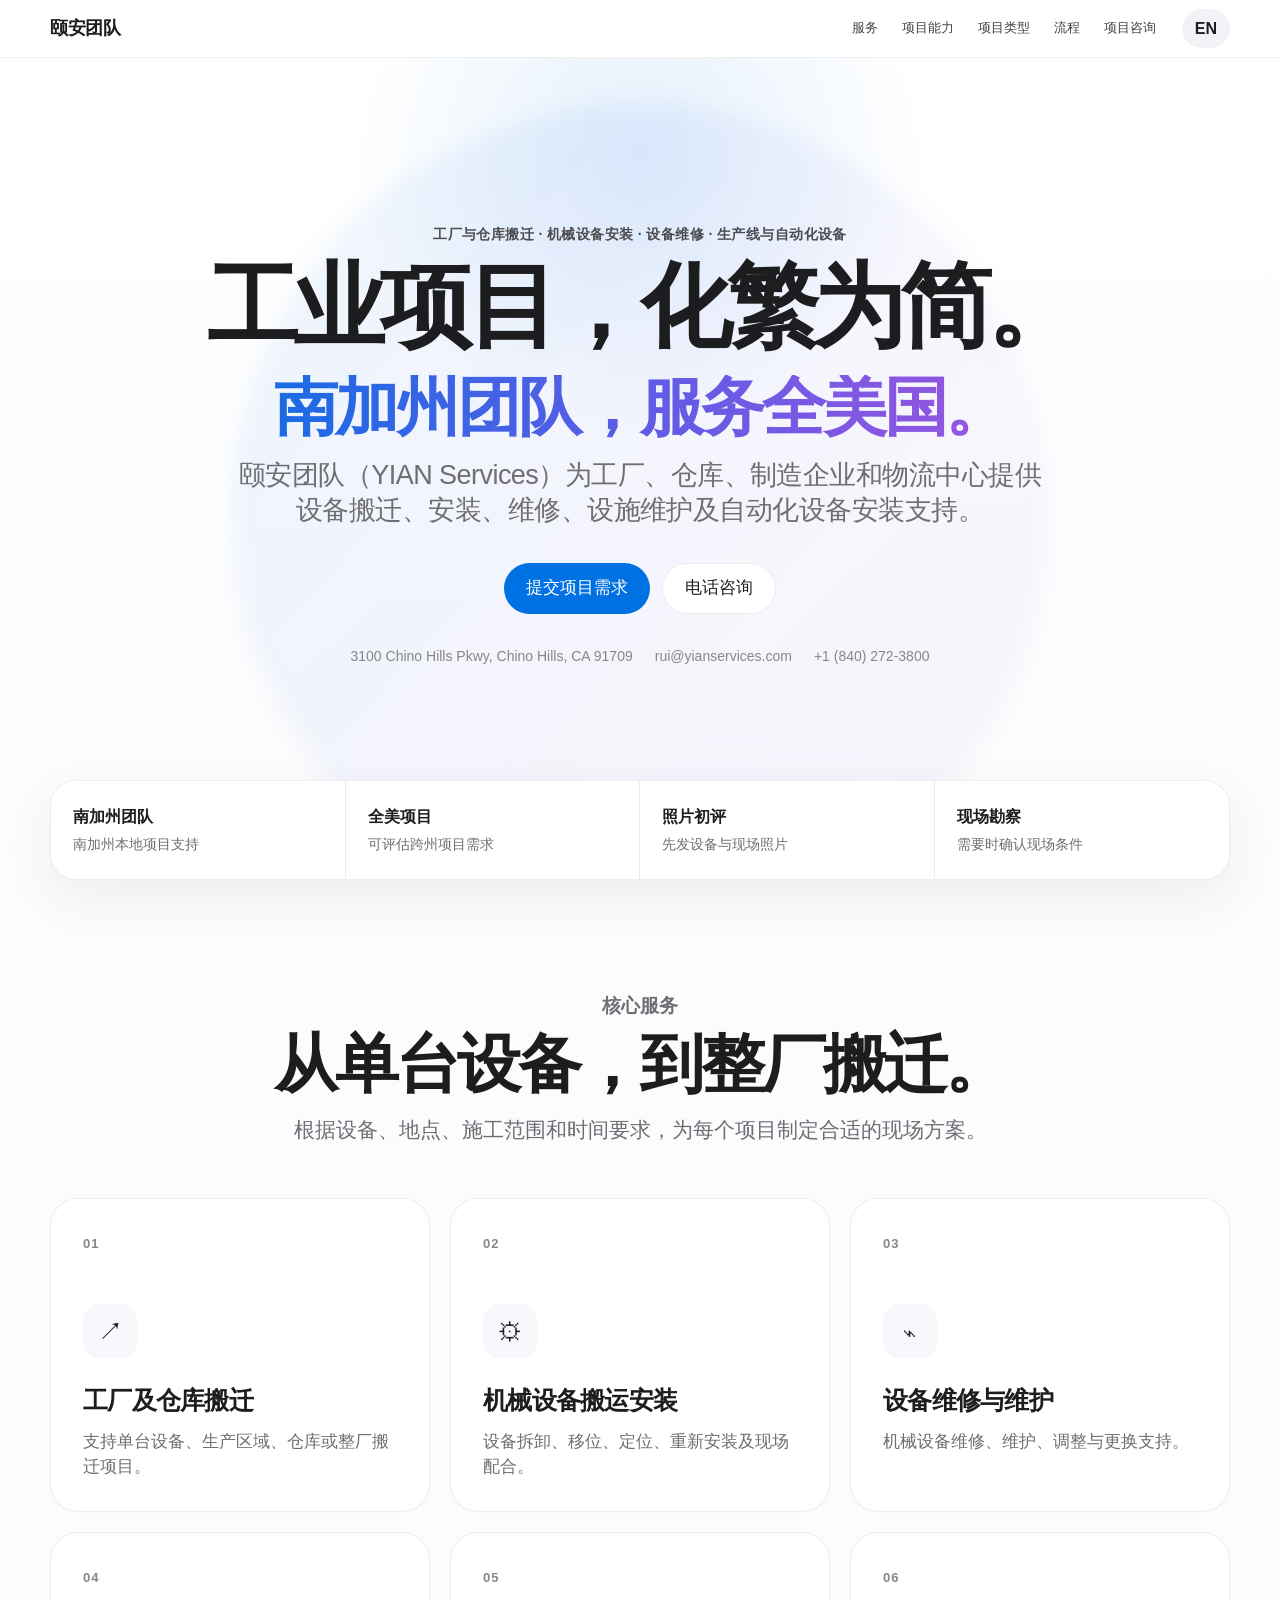
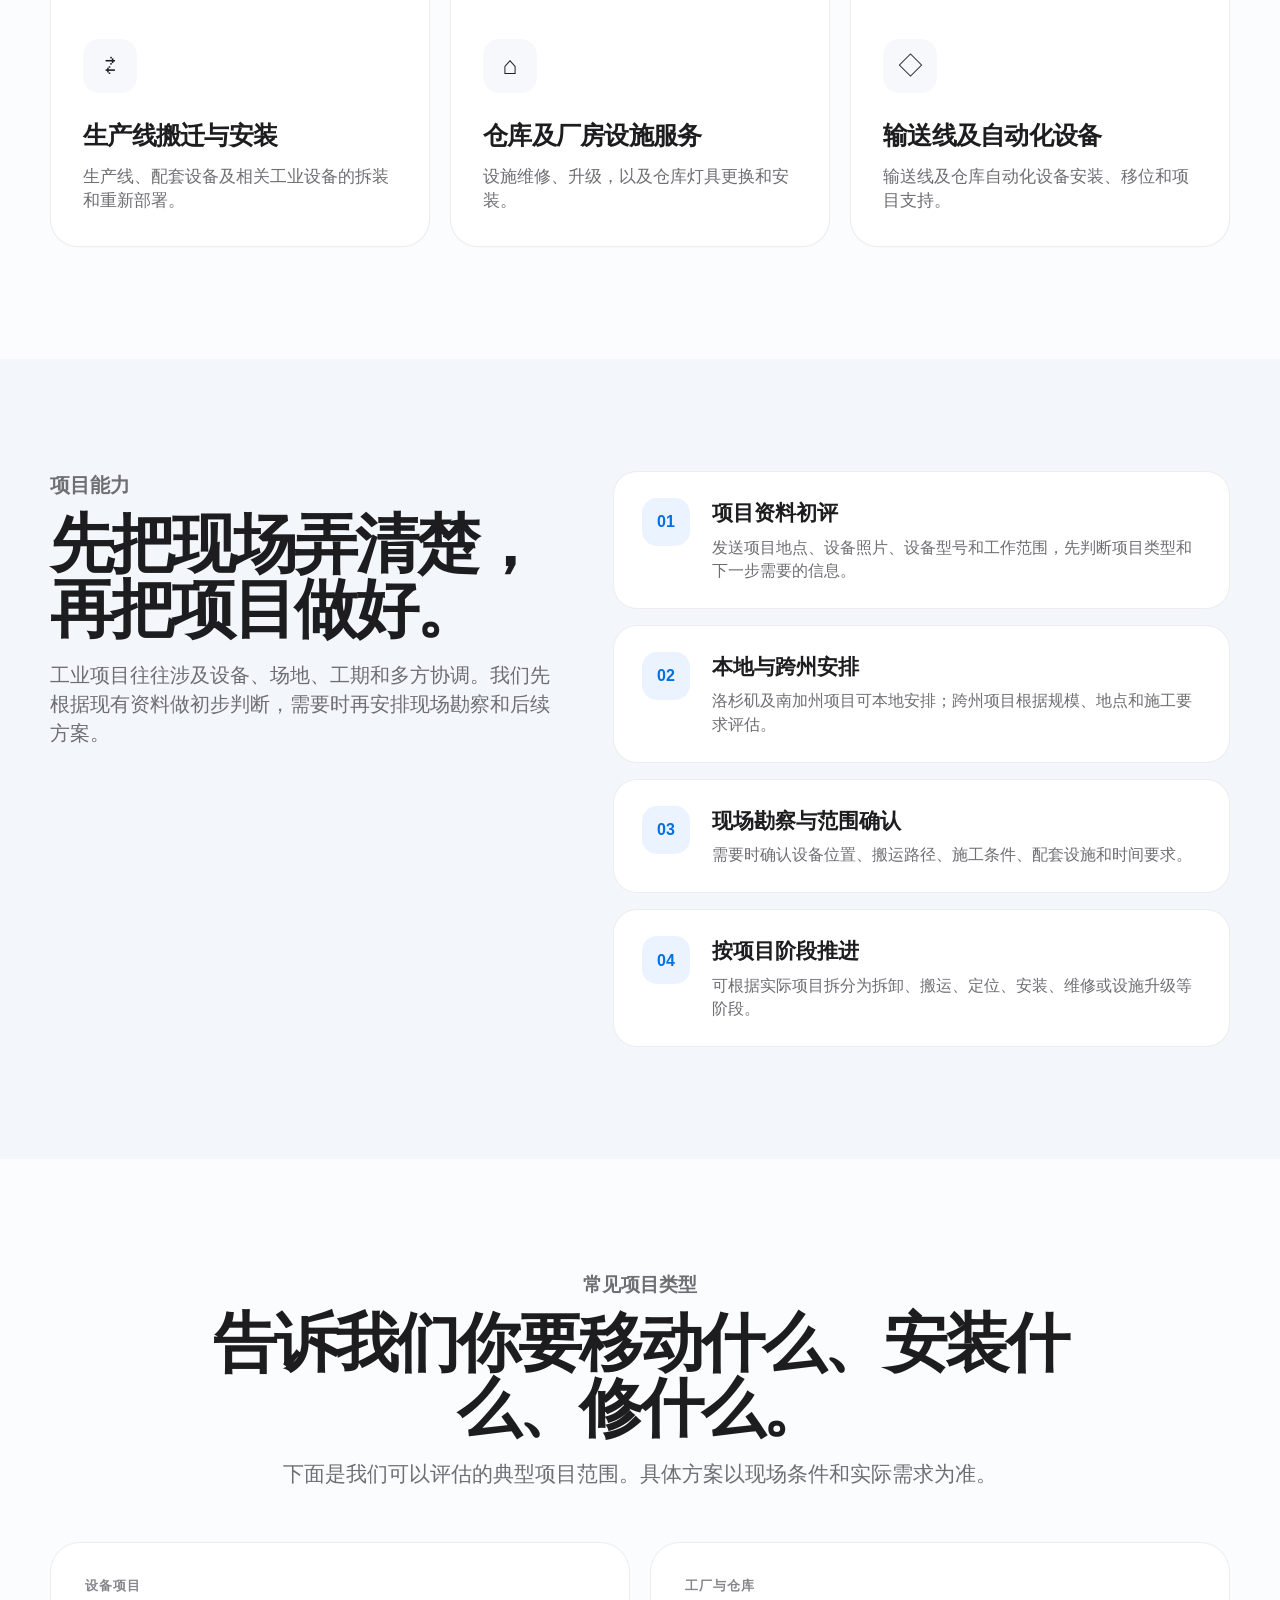
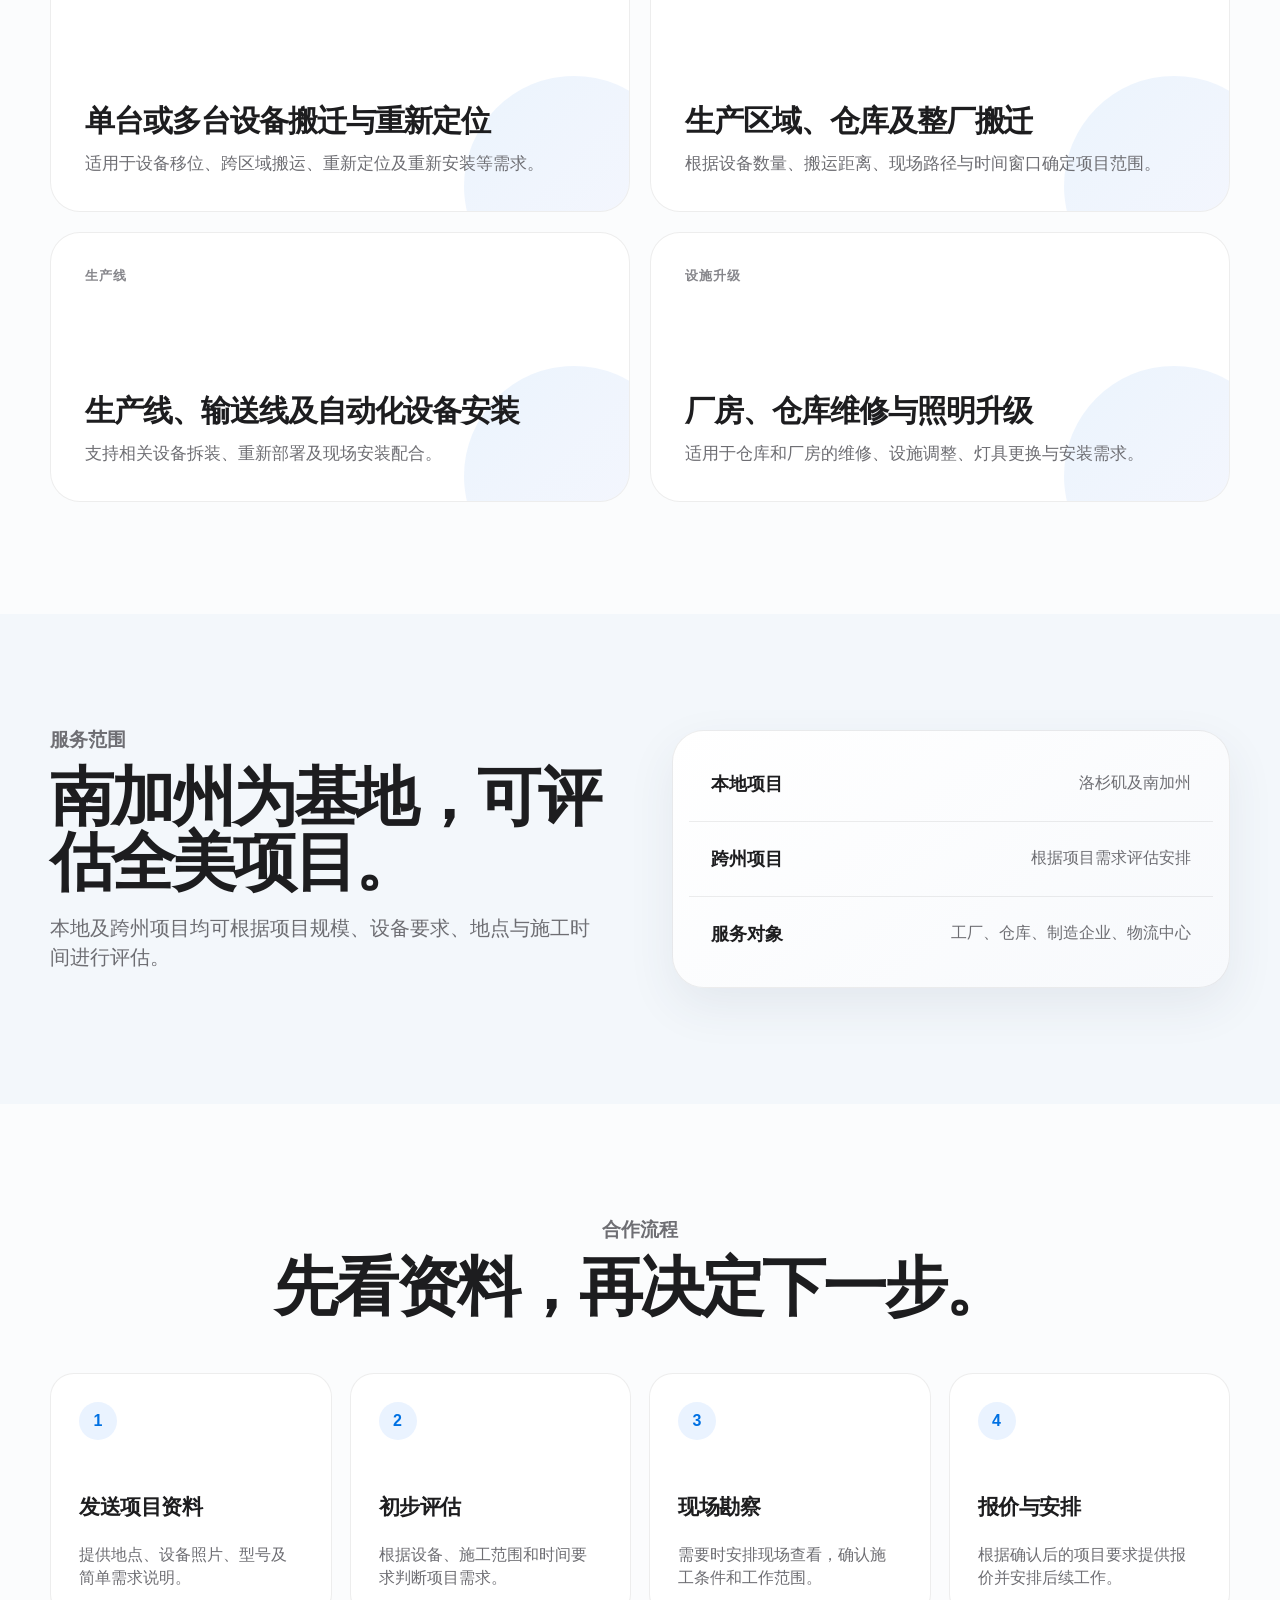
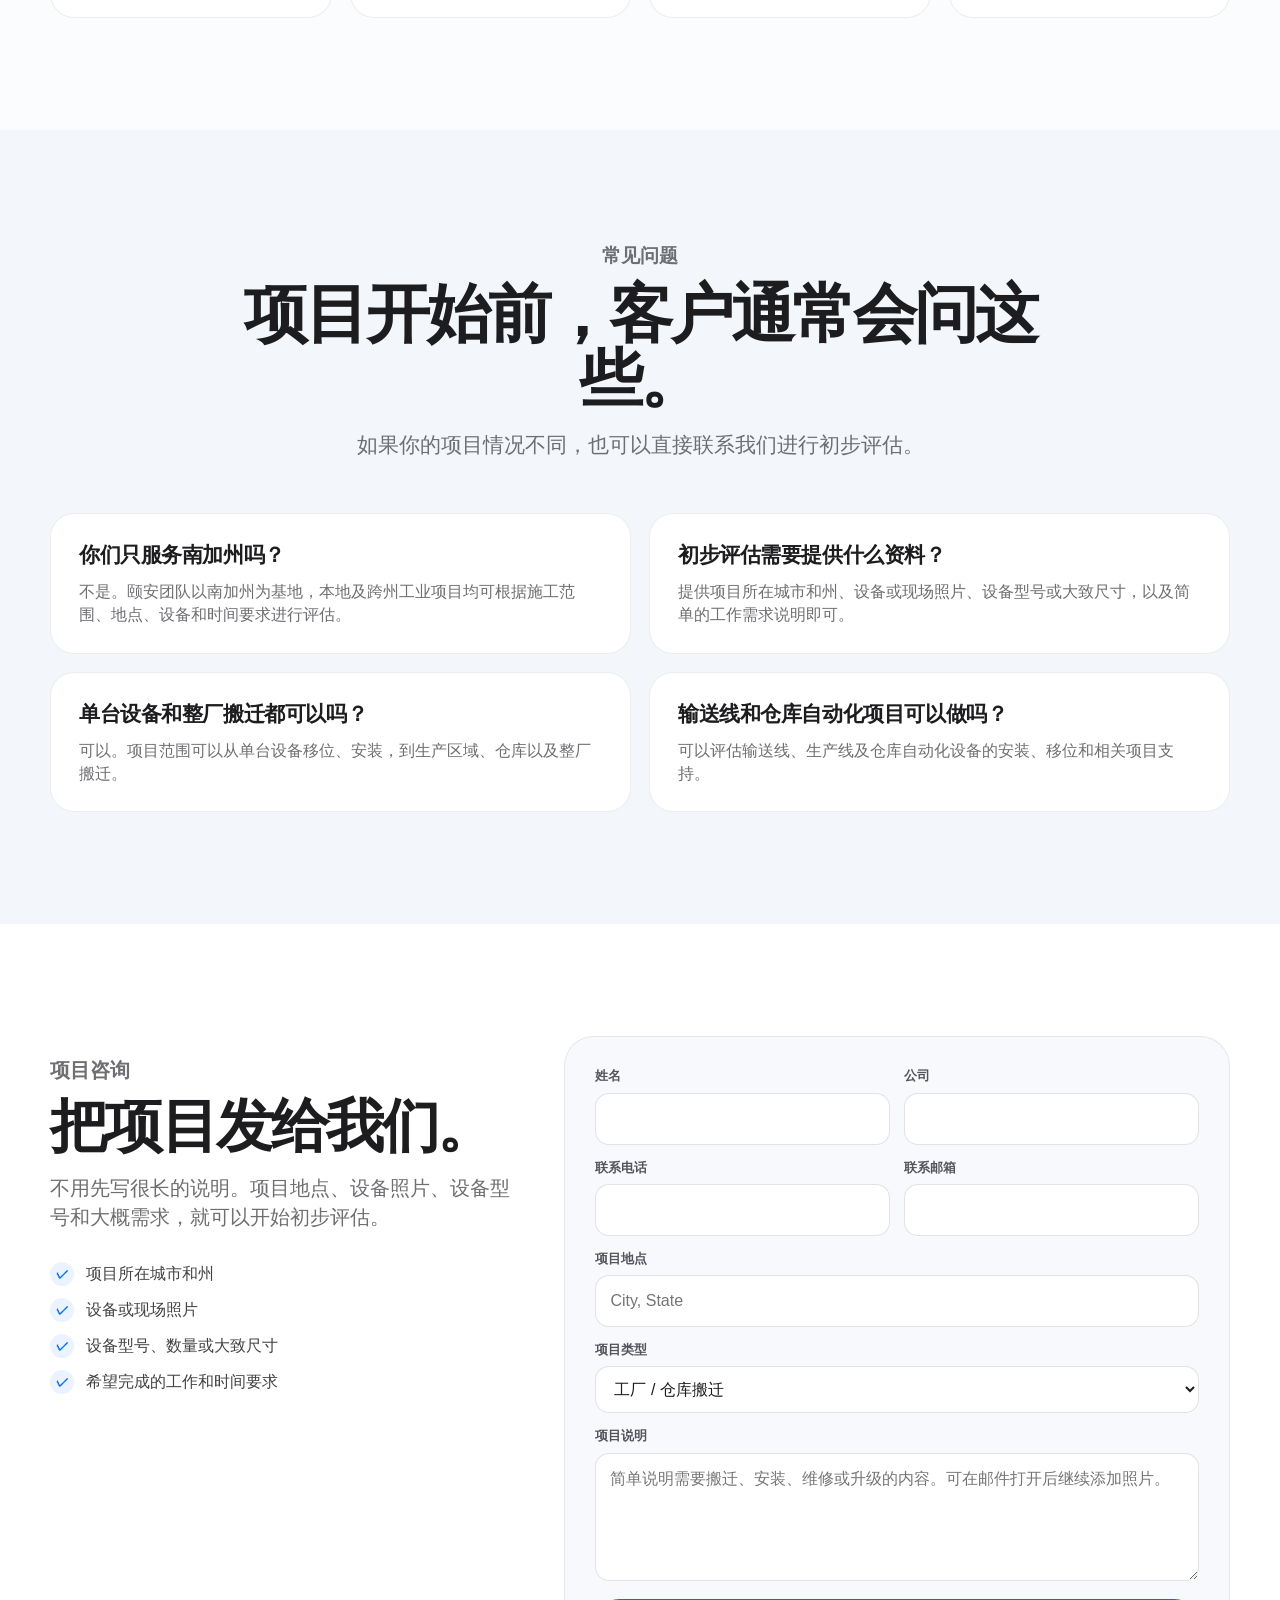
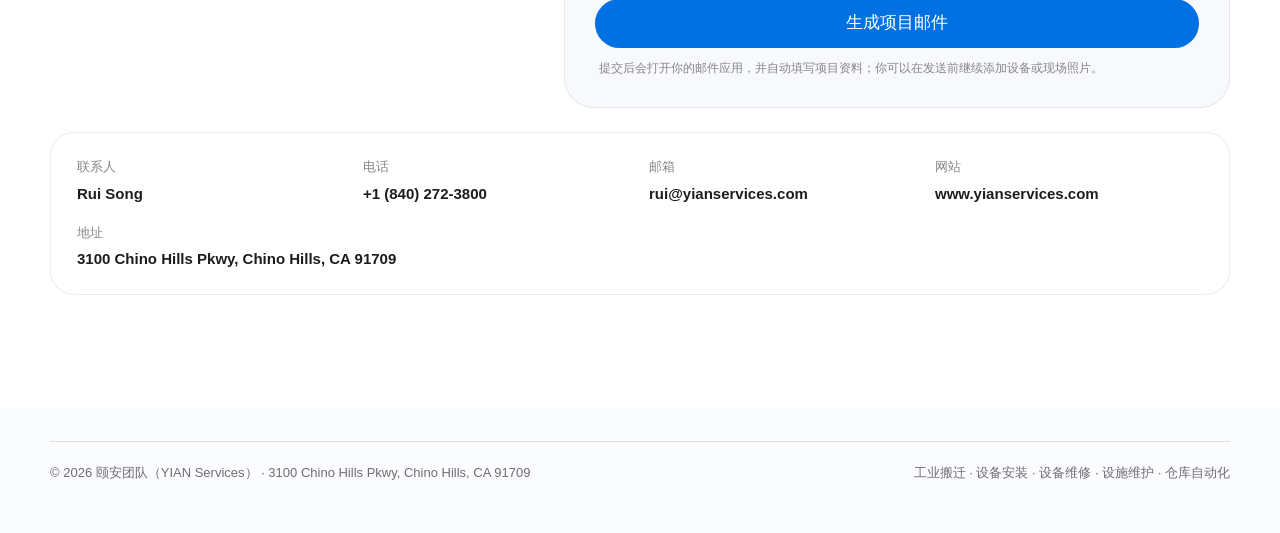
<file: yianservice/index.html>
<!DOCTYPE html>
<html lang="zh-CN">
<head>
  <meta charset="UTF-8" />
  <meta name="viewport" content="width=device-width, initial-scale=1.0" />
  <meta name="description" content="YIAN Services provides factory relocation, machinery moving and installation, equipment repair, conveyor and warehouse automation services in Southern California and nationwide." />
  <meta name="robots" content="index,follow,max-image-preview:large,max-snippet:-1,max-video-preview:-1" />
  <meta name="googlebot" content="index,follow" />
  <meta name="theme-color" content="#ffffff" />
  <link rel="canonical" href="https://www.yianservices.com/" />

  <meta property="og:type" content="website" />
  <meta property="og:site_name" content="YIAN Services" />
  <meta property="og:title" content="YIAN Services | Factory Relocation & Machinery Installation" />
  <meta property="og:description" content="Factory and warehouse relocation, machinery moving and installation, equipment repair, production lines, conveyors and warehouse automation. Southern California based with nationwide project support." />
  <meta property="og:url" content="https://www.yianservices.com/" />
  <meta property="og:locale" content="en_US" />
  <meta property="og:locale:alternate" content="zh_CN" />

  <meta name="twitter:card" content="summary" />
  <meta name="twitter:title" content="YIAN Services | Factory Relocation & Machinery Installation" />
  <meta name="twitter:description" content="Industrial relocation, machinery installation, equipment repair and warehouse automation services from Southern California with nationwide support." />

  <title>YIAN Services | Factory Relocation & Machinery Installation</title>
  <script type="application/ld+json">
  {
    "@context":"https://schema.org",
    "@graph":[
      {
        "@type":"Organization",
        "@id":"https://www.yianservices.com/#organization",
        "name":"YIAN Services",
        "alternateName":"颐安团队",
        "url":"https://www.yianservices.com/",
        "email":"rui@yianservices.com",
        "telephone":"+1-840-272-3800",
        "address":{
          "@type":"PostalAddress",
          "streetAddress":"3100 Chino Hills Pkwy",
          "addressLocality":"Chino Hills",
          "addressRegion":"CA",
          "postalCode":"91709",
          "addressCountry":"US"
        },
        "areaServed":{
          "@type":"Country",
          "name":"United States"
        },
        "contactPoint":{
          "@type":"ContactPoint",
          "telephone":"+1-840-272-3800",
          "email":"rui@yianservices.com",
          "contactType":"customer service",
          "areaServed":"US",
          "availableLanguage":["English","Chinese"]
        },
        "hasOfferCatalog":{
          "@type":"OfferCatalog",
          "name":"Industrial Services",
          "itemListElement":[
            {"@type":"Offer","itemOffered":{"@type":"Service","name":"Factory & Warehouse Relocation"}},
            {"@type":"Offer","itemOffered":{"@type":"Service","name":"Machinery Moving & Installation"}},
            {"@type":"Offer","itemOffered":{"@type":"Service","name":"Equipment Repair & Maintenance"}},
            {"@type":"Offer","itemOffered":{"@type":"Service","name":"Production Line Relocation & Installation"}},
            {"@type":"Offer","itemOffered":{"@type":"Service","name":"Conveyor & Warehouse Automation Installation"}},
            {"@type":"Offer","itemOffered":{"@type":"Service","name":"Warehouse & Facility Maintenance and Upgrades"}}
          ]
        }
      },
      {
        "@type":"WebSite",
        "@id":"https://www.yianservices.com/#website",
        "url":"https://www.yianservices.com/",
        "name":"YIAN Services",
        "alternateName":"颐安团队",
        "publisher":{"@id":"https://www.yianservices.com/#organization"},
        "inLanguage":["en-US","zh-CN"]
      },
      {
        "@type":"FAQPage",
        "@id":"https://www.yianservices.com/#faq",
        "mainEntity":[
          {
            "@type":"Question",
            "name":"Do you provide industrial relocation services outside Southern California?",
            "acceptedAnswer":{"@type":"Answer","text":"Yes. YIAN Services is based in Southern California and evaluates local and interstate industrial projects across the United States based on scope, location, equipment and schedule."}
          },
          {
            "@type":"Question",
            "name":"What information should I send for an initial project review?",
            "acceptedAnswer":{"@type":"Answer","text":"Send the project city and state, equipment or site photos, equipment model or approximate size, and a short description of the work needed."}
          },
          {
            "@type":"Question",
            "name":"Can you evaluate both single-machine moves and full facility relocations?",
            "acceptedAnswer":{"@type":"Answer","text":"Yes. Projects can range from a single machine move or installation to production areas, warehouses and full facility relocations."}
          },
          {
            "@type":"Question",
            "name":"Do you support conveyor and warehouse automation projects?",
            "acceptedAnswer":{"@type":"Answer","text":"Yes. YIAN Services can evaluate conveyor, production line and warehouse automation equipment installation, relocation and related project support."}
          }
        ]
      }
    ]
  }
  </script>
  <style>
    :root{
      --bg:#fbfcfd;--surface:#fff;--surface-soft:#f5f8fb;--text:#1d1d1f;--muted:#6e6e73;
      --line:rgba(0,0,0,.07);--blue:#0071e3;--blue-hover:#0077ed;--blue-soft:#eaf3ff;
      --max:1180px;--radius:28px;--shadow:0 18px 50px rgba(33,52,72,.07);
    }
    *{box-sizing:border-box}
    html{scroll-behavior:smooth}
    body{
      margin:0;background:var(--bg);color:var(--text);
      font-family:-apple-system,BlinkMacSystemFont,"SF Pro Display","SF Pro Text","Helvetica Neue","Segoe UI","PingFang SC","Microsoft YaHei",sans-serif;
      -webkit-font-smoothing:antialiased;line-height:1.45;
    }
    a{color:inherit;text-decoration:none}
    button,input,textarea,select{font:inherit}
    .container{width:min(var(--max),calc(100% - 40px));margin:auto}
    .nav{
      position:sticky;top:0;z-index:50;height:58px;background:rgba(255,255,255,.88);
      backdrop-filter:saturate(180%) blur(20px);border-bottom:1px solid rgba(0,0,0,.06);
    }
    .nav-inner{height:100%;display:flex;align-items:center;gap:26px}
    .brand{font-weight:750;font-size:18px;letter-spacing:-.025em;margin-right:auto}
    .brand span{color:var(--muted);font-weight:500}
    .nav-links{display:flex;gap:24px;font-size:13px;color:#424245}
    .nav-links a:hover{color:#000}
    .lang-btn{border:0;border-radius:980px;background:#f1f3f6;color:#1d1d1f;font-weight:650;padding:8px 13px;cursor:pointer}
    .hero{
      min-height:760px;display:flex;align-items:center;text-align:center;position:relative;overflow:hidden;
      background:radial-gradient(circle at 50% 12%,rgba(0,113,227,.105),transparent 31%),linear-gradient(180deg,#fff 0%,#fbfcfd 100%);
    }
    .hero:after{
      content:"";position:absolute;width:820px;height:820px;border-radius:50%;
      background:linear-gradient(135deg,rgba(0,113,227,.07),rgba(94,92,230,.05),rgba(175,82,222,.045));
      filter:blur(10px);left:50%;top:60%;transform:translate(-50%,-50%);pointer-events:none;
    }
    .hero-content{position:relative;z-index:2;max-width:1020px;margin:auto;padding:96px 0 82px}
    .service-line{font-size:14px;font-weight:700;letter-spacing:.03em;color:#4b4b50;margin:0 0 18px}
    .eyebrow,.section-kicker{font-size:19px;font-weight:650;color:var(--muted);margin:0 0 12px}
    h1,h2,h3,p{margin-top:0}
    h1{font-size:clamp(52px,7.2vw,94px);line-height:.98;letter-spacing:-.058em;margin-bottom:22px;font-weight:760}
    .gradient-text{
      background:linear-gradient(90deg,#0071e3,#5e5ce6,#af52de);
      -webkit-background-clip:text;background-clip:text;color:transparent;
    }
    .hero-lead{max-width:820px;margin:0 auto;color:var(--muted);font-size:clamp(20px,2.2vw,27px);line-height:1.32;letter-spacing:-.02em}
    .hero-actions{display:flex;justify-content:center;gap:12px;flex-wrap:wrap;margin-top:34px}
    .btn{
      border:0;border-radius:980px;padding:12px 22px;font-size:17px;font-weight:550;cursor:pointer;
      display:inline-flex;align-items:center;justify-content:center;transition:.2s ease;
    }
    .btn-primary{background:var(--blue);color:#fff}
    .btn-primary:hover{background:var(--blue-hover);transform:translateY(-1px)}
    .btn-secondary{background:#fff;border:1px solid var(--line);color:#1d1d1f}
    .btn-secondary:hover{background:#f7f7f8}
    .btn-link{color:var(--blue);background:transparent}
    .hero-meta{
      margin-top:32px;display:flex;justify-content:center;gap:22px;flex-wrap:wrap;color:#86868b;font-size:14px
    }
    .trust-strip{
      margin-top:-38px;position:relative;z-index:3;
    }
    .trust-grid{
      background:rgba(255,255,255,.93);backdrop-filter:blur(16px);border:1px solid var(--line);
      border-radius:26px;box-shadow:var(--shadow);display:grid;grid-template-columns:repeat(4,1fr);overflow:hidden;
    }
    .trust-item{padding:24px 22px;border-right:1px solid var(--line)}
    .trust-item:last-child{border-right:0}
    .trust-item strong{display:block;font-size:16px;margin-bottom:4px}
    .trust-item span{font-size:14px;color:var(--muted)}
    .section{padding:112px 0}
    .section-head{text-align:center;max-width:870px;margin:0 auto 52px}
    h2{font-size:clamp(42px,5vw,68px);line-height:1.02;letter-spacing:-.047em;margin-bottom:18px}
    .section-head p:last-child{font-size:21px;color:var(--muted);max-width:740px;margin:0 auto}
    .cards{display:grid;grid-template-columns:repeat(3,1fr);gap:20px}
    .card{
      background:var(--surface);border-radius:var(--radius);padding:32px;min-height:310px;border:1px solid var(--line);
      box-shadow:0 1px 2px rgba(0,0,0,.02);transition:transform .25s ease,box-shadow .25s ease;
    }
    .card:hover{transform:translateY(-4px);box-shadow:0 14px 34px rgba(0,0,0,.045)}
    .card-num{font-size:13px;color:#86868b;font-weight:700;letter-spacing:.08em}
    .card-icon{width:54px;height:54px;border-radius:16px;background:#f6f8fb;display:grid;place-items:center;font-size:25px;margin:50px 0 24px}
    .card h3{font-size:25px;letter-spacing:-.03em;margin-bottom:12px}
    .card p{color:var(--muted);font-size:17px;margin-bottom:0}
    .capability-section{background:#f3f7fb}
    .capability-grid{display:grid;grid-template-columns:.9fr 1.1fr;gap:58px;align-items:start}
    .capability-copy{position:sticky;top:100px}
    .capability-copy p{font-size:20px;color:var(--muted);max-width:520px}
    .capability-list{display:grid;gap:16px}
    .capability-row{background:#fff;border:1px solid var(--line);border-radius:24px;padding:26px 28px;display:grid;grid-template-columns:52px 1fr;gap:18px;align-items:start}
    .capability-badge{width:48px;height:48px;border-radius:15px;background:var(--blue-soft);color:var(--blue);display:grid;place-items:center;font-weight:750}
    .capability-row h3{font-size:21px;margin-bottom:7px}
    .capability-row p{font-size:16px;color:var(--muted);margin-bottom:0}
    .project-grid{display:grid;grid-template-columns:repeat(2,1fr);gap:20px}
    .project-card{
      border-radius:30px;padding:34px;min-height:270px;border:1px solid var(--line);background:#fff;
      display:flex;flex-direction:column;justify-content:space-between;overflow:hidden;position:relative;
    }
    .project-card:after{content:"";position:absolute;width:220px;height:220px;border-radius:50%;right:-55px;bottom:-85px;background:linear-gradient(135deg,rgba(0,113,227,.08),rgba(94,92,230,.05))}
    .project-card small{font-size:13px;font-weight:700;color:#86868b;letter-spacing:.08em;text-transform:uppercase}
    .project-card h3{font-size:30px;letter-spacing:-.035em;max-width:440px;margin:48px 0 10px;position:relative;z-index:1}
    .project-card p{color:var(--muted);font-size:17px;max-width:480px;margin-bottom:0;position:relative;z-index:1}
    .coverage-grid{display:grid;grid-template-columns:1fr 1fr;gap:64px;align-items:center}
    .coverage-panel{border-radius:32px;padding:16px;background:linear-gradient(145deg,#fff,#f7f9fc);border:1px solid var(--line);box-shadow:0 18px 48px rgba(46,68,92,.08)}
    .coverage-row{padding:24px 22px;border-bottom:1px solid var(--line);display:flex;justify-content:space-between;gap:24px}
    .coverage-row:last-child{border-bottom:0}
    .coverage-row strong{font-size:18px}
    .coverage-row span{color:var(--muted);text-align:right}
    .process-grid{display:grid;grid-template-columns:repeat(4,1fr);gap:18px}
    .step{background:#fff;border-radius:24px;padding:28px;border:1px solid var(--line)}
    .step-num{width:38px;height:38px;border-radius:50%;display:grid;place-items:center;background:#eaf3ff;color:#0071e3;font-weight:700;margin-bottom:52px}
    .step h3{font-size:21px;letter-spacing:-.02em}
    .step p{color:var(--muted);font-size:16px;margin-bottom:0}
    .faq-grid{display:grid;grid-template-columns:1fr 1fr;gap:18px}
    .faq-item{background:#fff;border:1px solid var(--line);border-radius:24px;padding:26px 28px}
    .faq-item h3{font-size:21px;letter-spacing:-.02em;margin-bottom:10px}
    .faq-item p{font-size:16px;color:var(--muted);margin-bottom:0}
    .quote-section{background:#fff}
    .quote-wrap{display:grid;grid-template-columns:.82fr 1.18fr;gap:52px;align-items:start}
    .quote-copy{padding-top:20px}
    .quote-copy h2{font-size:clamp(40px,4.5vw,62px)}
    .quote-copy>p{font-size:20px;color:var(--muted)}
    .checklist{margin-top:30px;display:grid;gap:12px}
    .check{display:flex;gap:12px;align-items:flex-start;color:#424245}
    .check i{width:24px;height:24px;border-radius:50%;background:var(--blue-soft);color:var(--blue);display:grid;place-items:center;font-style:normal;font-size:13px;font-weight:800;flex:0 0 auto}
    .quote-card{background:#f7f9fc;border:1px solid var(--line);border-radius:30px;padding:30px}
    .form-grid{display:grid;grid-template-columns:1fr 1fr;gap:14px}
    .field{display:flex;flex-direction:column;gap:7px}
    .field.full{grid-column:1/-1}
    .field label{font-size:13px;font-weight:650;color:#54545a}
    .field input,.field select,.field textarea{
      width:100%;border:1px solid rgba(0,0,0,.11);background:#fff;border-radius:14px;padding:13px 14px;outline:none;color:#1d1d1f;
    }
    .field textarea{min-height:128px;resize:vertical}
    .field input:focus,.field select:focus,.field textarea:focus{border-color:rgba(0,113,227,.55);box-shadow:0 0 0 3px rgba(0,113,227,.08)}
    .quote-card .btn{width:100%;margin-top:18px}
    .form-note{font-size:12px;color:#86868b;margin:12px 4px 0}
    .contact-bar{
      margin-top:24px;background:#fff;border:1px solid var(--line);border-radius:24px;padding:24px 26px;
      display:grid;grid-template-columns:repeat(4,1fr);gap:18px;
    }
    .contact-block small{display:block;color:#86868b;margin-bottom:5px}
    .contact-block strong,.contact-block a{font-size:15px;font-weight:650}.address-block{grid-column:1/-1}
    footer{padding:34px 0 50px;color:#6e6e73;font-size:13px}
    .footer-inner{border-top:1px solid rgba(0,0,0,.1);padding-top:22px;display:flex;justify-content:space-between;gap:30px}
    .footer-right{text-align:right;display:flex;flex-direction:column;gap:5px}
    @media(max-width:980px){
      .nav-links{display:none}.trust-grid{grid-template-columns:repeat(2,1fr)}
      .trust-item:nth-child(2){border-right:0}.trust-item:nth-child(-n+2){border-bottom:1px solid var(--line)}
      .cards{grid-template-columns:repeat(2,1fr)}
      .capability-grid,.coverage-grid,.quote-wrap{grid-template-columns:1fr}
      .capability-copy{position:static}.process-grid{grid-template-columns:repeat(2,1fr)}
      .contact-bar{grid-template-columns:repeat(2,1fr)}
    }
    @media(max-width:640px){
      .container{width:min(var(--max),calc(100% - 24px))}
      .hero{min-height:650px}.hero-content{padding:78px 0 80px}
      h1{font-size:49px}.hero-lead{font-size:19px}.service-line{font-size:12px;line-height:1.55}
      .trust-strip{margin-top:-24px}.trust-grid{grid-template-columns:1fr}
      .trust-item{border-right:0;border-bottom:1px solid var(--line)!important}.trust-item:last-child{border-bottom:0!important}
      .section{padding:80px 0}.cards,.project-grid,.process-grid,.faq-grid{grid-template-columns:1fr}
      .card{min-height:265px}.card-icon{margin-top:34px}
      .coverage-row{flex-direction:column}.coverage-row span{text-align:left}
      .form-grid{grid-template-columns:1fr}.field.full{grid-column:auto}.quote-card{padding:22px}
      .contact-bar{grid-template-columns:1fr}.footer-inner{flex-direction:column}.footer-right{text-align:left}
    }
  </style>
</head>
<body>
  <header class="nav">
    <div class="container nav-inner">
      <a class="brand" href="#top" data-zh="颐安团队" data-en="YIAN Services">颐安团队</a>
      <nav class="nav-links">
        <a href="#services" data-zh="服务" data-en="Services">服务</a>
        <a href="#capabilities" data-zh="项目能力" data-en="Capabilities">项目能力</a>
        <a href="#projects" data-zh="项目类型" data-en="Project Types">项目类型</a>
        <a href="#process" data-zh="流程" data-en="Process">流程</a>
        <a href="#quote" data-zh="项目咨询" data-en="Project Review">项目咨询</a>
      </nav>
      <button id="langBtn" class="lang-btn" type="button">EN</button>
    </div>
  </header>

  <main id="top">
    <section class="hero">
      <div class="container hero-content">
        <p class="service-line" data-zh="工厂与仓库搬迁 · 机械设备安装 · 设备维修 · 生产线与自动化设备"
           data-en="Factory & Warehouse Relocation · Machinery Installation · Equipment Repair · Production Lines & Automation">
          工厂与仓库搬迁 · 机械设备安装 · 设备维修 · 生产线与自动化设备
        </p>
        <h1 data-zh="工业项目，化繁为简。" data-en="Industrial projects, made simpler.">工业项目，化繁为简。</h1>
        <h2 class="gradient-text" data-zh="南加州团队，服务全美国。" data-en="Southern California based. Nationwide support.">南加州团队，服务全美国。</h2>
        <p class="hero-lead"
           data-zh="颐安团队（YIAN Services）为工厂、仓库、制造企业和物流中心提供设备搬迁、安装、维修、设施维护及自动化设备安装支持。"
           data-en="YIAN Services provides relocation, installation, repair, facility maintenance and automation support for factories, warehouses, manufacturers and distribution centers.">
          颐安团队（YIAN Services）为工厂、仓库、制造企业和物流中心提供设备搬迁、安装、维修、设施维护及自动化设备安装支持。
        </p>
        <div class="hero-actions">
          <a class="btn btn-primary" href="#quote"><span data-zh="提交项目需求" data-en="Request a Project Review">提交项目需求</span></a>
          <a class="btn btn-secondary" href="tel:+18402723800"><span data-zh="电话咨询" data-en="Call +1 (840) 272-3800">电话咨询</span></a>
        </div>
        <div class="hero-meta">
          <span>3100 Chino Hills Pkwy, Chino Hills, CA 91709</span>
          <span>rui@yianservices.com</span>
          <span>+1 (840) 272-3800</span>
        </div>
      </div>
    </section>

    <div class="trust-strip">
      <div class="container trust-grid">
        <div class="trust-item"><strong data-zh="南加州团队" data-en="Southern California Based">南加州团队</strong><span data-zh="南加州本地项目支持" data-en="Local Southern California support">南加州本地项目支持</span></div>
        <div class="trust-item"><strong data-zh="全美项目" data-en="Nationwide Projects">全美项目</strong><span data-zh="可评估跨州项目需求" data-en="Interstate projects evaluated by scope">可评估跨州项目需求</span></div>
        <div class="trust-item"><strong data-zh="照片初评" data-en="Photo-Based Review">照片初评</strong><span data-zh="先发设备与现场照片" data-en="Start with equipment and site photos">先发设备与现场照片</span></div>
        <div class="trust-item"><strong data-zh="现场勘察" data-en="Site Assessment">现场勘察</strong><span data-zh="需要时确认现场条件" data-en="On-site review when needed">需要时确认现场条件</span></div>
      </div>
    </div>

    <section id="services" class="section">
      <div class="container">
        <div class="section-head">
          <p class="section-kicker" data-zh="核心服务" data-en="Core Services">核心服务</p>
          <h2 data-zh="从单台设备，到整厂搬迁。" data-en="From one machine to an entire facility.">从单台设备，到整厂搬迁。</h2>
          <p data-zh="根据设备、地点、施工范围和时间要求，为每个项目制定合适的现场方案。"
             data-en="Every project is evaluated around equipment, location, scope and schedule.">
            根据设备、地点、施工范围和时间要求，为每个项目制定合适的现场方案。
          </p>
        </div>
        <div class="cards">
          <article class="card"><span class="card-num">01</span><div class="card-icon">↗</div><h3 data-zh="工厂及仓库搬迁" data-en="Factory & Warehouse Relocation">工厂及仓库搬迁</h3><p data-zh="支持单台设备、生产区域、仓库或整厂搬迁项目。" data-en="Support for individual machines, production areas, warehouses and full-facility moves.">支持单台设备、生产区域、仓库或整厂搬迁项目。</p></article>
          <article class="card"><span class="card-num">02</span><div class="card-icon">⚙︎</div><h3 data-zh="机械设备搬运安装" data-en="Machinery Moving & Installation">机械设备搬运安装</h3><p data-zh="设备拆卸、移位、定位、重新安装及现场配合。" data-en="Equipment removal, relocation, positioning, reinstallation and on-site support.">设备拆卸、移位、定位、重新安装及现场配合。</p></article>
          <article class="card"><span class="card-num">03</span><div class="card-icon">⌁</div><h3 data-zh="设备维修与维护" data-en="Equipment Repair & Maintenance">设备维修与维护</h3><p data-zh="机械设备维修、维护、调整与更换支持。" data-en="Repair, maintenance, adjustment and replacement support for industrial equipment.">机械设备维修、维护、调整与更换支持。</p></article>
          <article class="card"><span class="card-num">04</span><div class="card-icon">⇄</div><h3 data-zh="生产线搬迁与安装" data-en="Production Line Relocation & Installation">生产线搬迁与安装</h3><p data-zh="生产线、配套设备及相关工业设备的拆装和重新部署。" data-en="Relocation and reinstallation support for production lines and related equipment.">生产线、配套设备及相关工业设备的拆装和重新部署。</p></article>
          <article class="card"><span class="card-num">05</span><div class="card-icon">⌂</div><h3 data-zh="仓库及厂房设施服务" data-en="Warehouse & Facility Services">仓库及厂房设施服务</h3><p data-zh="设施维修、升级，以及仓库灯具更换和安装。" data-en="Facility repair, upgrades, warehouse lighting replacement and installation.">设施维修、升级，以及仓库灯具更换和安装。</p></article>
          <article class="card"><span class="card-num">06</span><div class="card-icon">◇</div><h3 data-zh="输送线及自动化设备" data-en="Conveyor & Automation Equipment">输送线及自动化设备</h3><p data-zh="输送线及仓库自动化设备安装、移位和项目支持。" data-en="Installation, relocation and project support for conveyor and warehouse automation systems.">输送线及仓库自动化设备安装、移位和项目支持。</p></article>
        </div>
      </div>
    </section>

    <section id="capabilities" class="section capability-section">
      <div class="container capability-grid">
        <div class="capability-copy">
          <p class="section-kicker" data-zh="项目能力" data-en="Project Support">项目能力</p>
          <h2 data-zh="先把现场弄清楚，再把项目做好。" data-en="Understand the site first. Then build the right plan.">先把现场弄清楚，再把项目做好。</h2>
          <p data-zh="工业项目往往涉及设备、场地、工期和多方协调。我们先根据现有资料做初步判断，需要时再安排现场勘察和后续方案。"
             data-en="Industrial projects involve equipment, site conditions, scheduling and coordination. We start with the information available, then arrange an on-site assessment when needed.">
            工业项目往往涉及设备、场地、工期和多方协调。我们先根据现有资料做初步判断，需要时再安排现场勘察和后续方案。
          </p>
        </div>
        <div class="capability-list">
          <div class="capability-row"><div class="capability-badge">01</div><div><h3 data-zh="项目资料初评" data-en="Initial Project Review">项目资料初评</h3><p data-zh="发送项目地点、设备照片、设备型号和工作范围，先判断项目类型和下一步需要的信息。" data-en="Share location, equipment photos, model information and scope so we can identify the project type and next steps.">发送项目地点、设备照片、设备型号和工作范围，先判断项目类型和下一步需要的信息。</p></div></div>
          <div class="capability-row"><div class="capability-badge">02</div><div><h3 data-zh="本地与跨州安排" data-en="Local & Interstate Coordination">本地与跨州安排</h3><p data-zh="洛杉矶及南加州项目可本地安排；跨州项目根据规模、地点和施工要求评估。" data-en="Local projects can be arranged across Los Angeles and Southern California; interstate projects are evaluated by scope, location and schedule.">洛杉矶及南加州项目可本地安排；跨州项目根据规模、地点和施工要求评估。</p></div></div>
          <div class="capability-row"><div class="capability-badge">03</div><div><h3 data-zh="现场勘察与范围确认" data-en="Site Assessment & Scope Confirmation">现场勘察与范围确认</h3><p data-zh="需要时确认设备位置、搬运路径、施工条件、配套设施和时间要求。" data-en="When needed, confirm equipment location, movement path, site conditions, supporting facilities and schedule requirements.">需要时确认设备位置、搬运路径、施工条件、配套设施和时间要求。</p></div></div>
          <div class="capability-row"><div class="capability-badge">04</div><div><h3 data-zh="按项目阶段推进" data-en="Phase-Based Execution">按项目阶段推进</h3><p data-zh="可根据实际项目拆分为拆卸、搬运、定位、安装、维修或设施升级等阶段。" data-en="Work can be organized into removal, moving, positioning, installation, repair or facility-upgrade phases.">可根据实际项目拆分为拆卸、搬运、定位、安装、维修或设施升级等阶段。</p></div></div>
        </div>
      </div>
    </section>

    <section id="projects" class="section">
      <div class="container">
        <div class="section-head">
          <p class="section-kicker" data-zh="常见项目类型" data-en="Typical Project Types">常见项目类型</p>
          <h2 data-zh="告诉我们你要移动什么、安装什么、修什么。" data-en="Tell us what needs to move, install or be repaired.">告诉我们你要移动什么、安装什么、修什么。</h2>
          <p data-zh="下面是我们可以评估的典型项目范围。具体方案以现场条件和实际需求为准。"
             data-en="These are typical project scopes we can evaluate. Final planning depends on actual site conditions and project requirements.">
            下面是我们可以评估的典型项目范围。具体方案以现场条件和实际需求为准。
          </p>
        </div>
        <div class="project-grid">
          <article class="project-card"><small data-zh="设备项目" data-en="Machinery">设备项目</small><div><h3 data-zh="单台或多台设备搬迁与重新定位" data-en="Single or Multi-Machine Relocation & Repositioning">单台或多台设备搬迁与重新定位</h3><p data-zh="适用于设备移位、跨区域搬运、重新定位及重新安装等需求。" data-en="For equipment moves, relocation between work areas, repositioning and reinstallation.">适用于设备移位、跨区域搬运、重新定位及重新安装等需求。</p></div></article>
          <article class="project-card"><small data-zh="工厂与仓库" data-en="Factory & Warehouse">工厂与仓库</small><div><h3 data-zh="生产区域、仓库及整厂搬迁" data-en="Production Area, Warehouse & Facility Moves">生产区域、仓库及整厂搬迁</h3><p data-zh="根据设备数量、搬运距离、现场路径与时间窗口确定项目范围。" data-en="Scope is evaluated around equipment count, travel distance, site access and project timing.">根据设备数量、搬运距离、现场路径与时间窗口确定项目范围。</p></div></article>
          <article class="project-card"><small data-zh="生产线" data-en="Production Line">生产线</small><div><h3 data-zh="生产线、输送线及自动化设备安装" data-en="Production Line, Conveyor & Automation Installation">生产线、输送线及自动化设备安装</h3><p data-zh="支持相关设备拆装、重新部署及现场安装配合。" data-en="Support for equipment removal, redeployment and on-site installation coordination.">支持相关设备拆装、重新部署及现场安装配合。</p></div></article>
          <article class="project-card"><small data-zh="设施升级" data-en="Facility Upgrades">设施升级</small><div><h3 data-zh="厂房、仓库维修与照明升级" data-en="Facility Repair, Warehouse Maintenance & Lighting Upgrades">厂房、仓库维修与照明升级</h3><p data-zh="适用于仓库和厂房的维修、设施调整、灯具更换与安装需求。" data-en="For warehouse and facility repair, adjustments, lighting replacement and installation.">适用于仓库和厂房的维修、设施调整、灯具更换与安装需求。</p></div></article>
        </div>
      </div>
    </section>

    <section id="coverage" class="section capability-section">
      <div class="container coverage-grid">
        <div>
          <p class="section-kicker" data-zh="服务范围" data-en="Service Coverage">服务范围</p>
          <h2 data-zh="南加州为基地，可评估全美项目。" data-en="Southern California based, with nationwide project support.">南加州为基地，可评估全美项目。</h2>
          <p style="font-size:20px;color:var(--muted)" data-zh="本地及跨州项目均可根据项目规模、设备要求、地点与施工时间进行评估。"
             data-en="Local and interstate projects can be evaluated based on project size, equipment requirements, location and schedule.">
            本地及跨州项目均可根据项目规模、设备要求、地点与施工时间进行评估。
          </p>
        </div>
        <div class="coverage-panel">
          <div class="coverage-row"><strong data-zh="本地项目" data-en="Local Projects">本地项目</strong><span data-zh="洛杉矶及南加州" data-en="Los Angeles & Southern California">洛杉矶及南加州</span></div>
          <div class="coverage-row"><strong data-zh="跨州项目" data-en="Interstate Projects">跨州项目</strong><span data-zh="根据项目需求评估安排" data-en="Evaluated by project requirements">根据项目需求评估安排</span></div>
          <div class="coverage-row"><strong data-zh="服务对象" data-en="Industries Served">服务对象</strong><span data-zh="工厂、仓库、制造企业、物流中心" data-en="Factories, warehouses, manufacturers, distribution centers">工厂、仓库、制造企业、物流中心</span></div>
        </div>
      </div>
    </section>

    <section id="process" class="section">
      <div class="container">
        <div class="section-head">
          <p class="section-kicker" data-zh="合作流程" data-en="Project Process">合作流程</p>
          <h2 data-zh="先看资料，再决定下一步。" data-en="Start with the details. Then define the next step.">先看资料，再决定下一步。</h2>
        </div>
        <div class="process-grid">
          <div class="step"><div class="step-num">1</div><h3 data-zh="发送项目资料" data-en="Send Project Details">发送项目资料</h3><p data-zh="提供地点、设备照片、型号及简单需求说明。" data-en="Share the location, equipment photos, model details and a brief scope.">提供地点、设备照片、型号及简单需求说明。</p></div>
          <div class="step"><div class="step-num">2</div><h3 data-zh="初步评估" data-en="Initial Review">初步评估</h3><p data-zh="根据设备、施工范围和时间要求判断项目需求。" data-en="We review the equipment, scope and schedule requirements.">根据设备、施工范围和时间要求判断项目需求。</p></div>
          <div class="step"><div class="step-num">3</div><h3 data-zh="现场勘察" data-en="Site Assessment">现场勘察</h3><p data-zh="需要时安排现场查看，确认施工条件和工作范围。" data-en="When needed, we review the site to confirm conditions and scope.">需要时安排现场查看，确认施工条件和工作范围。</p></div>
          <div class="step"><div class="step-num">4</div><h3 data-zh="报价与安排" data-en="Estimate & Scheduling">报价与安排</h3><p data-zh="根据确认后的项目要求提供报价并安排后续工作。" data-en="An estimate and schedule are prepared based on confirmed project requirements.">根据确认后的项目要求提供报价并安排后续工作。</p></div>
        </div>
      </div>
    </section>

    <section id="faq" class="section capability-section">
      <div class="container">
        <div class="section-head">
          <p class="section-kicker" data-zh="常见问题" data-en="Frequently Asked Questions">常见问题</p>
          <h2 data-zh="项目开始前，客户通常会问这些。" data-en="Common questions before a project starts.">项目开始前，客户通常会问这些。</h2>
          <p data-zh="如果你的项目情况不同，也可以直接联系我们进行初步评估。"
             data-en="If your project is different, contact us directly for an initial review.">
            如果你的项目情况不同，也可以直接联系我们进行初步评估。
          </p>
        </div>
        <div class="faq-grid">
          <article class="faq-item">
            <h3 data-zh="你们只服务南加州吗？" data-en="Do you only serve Southern California?">你们只服务南加州吗？</h3>
            <p data-zh="不是。颐安团队以南加州为基地，本地及跨州工业项目均可根据施工范围、地点、设备和时间要求进行评估。"
               data-en="No. YIAN Services is based in Southern California and evaluates local and interstate industrial projects across the United States based on scope, location, equipment and schedule.">
              不是。颐安团队以南加州为基地，本地及跨州工业项目均可根据施工范围、地点、设备和时间要求进行评估。
            </p>
          </article>
          <article class="faq-item">
            <h3 data-zh="初步评估需要提供什么资料？" data-en="What should I send for an initial review?">初步评估需要提供什么资料？</h3>
            <p data-zh="提供项目所在城市和州、设备或现场照片、设备型号或大致尺寸，以及简单的工作需求说明即可。"
               data-en="Send the project city and state, equipment or site photos, equipment model or approximate size, and a short description of the work needed.">
              提供项目所在城市和州、设备或现场照片、设备型号或大致尺寸，以及简单的工作需求说明即可。
            </p>
          </article>
          <article class="faq-item">
            <h3 data-zh="单台设备和整厂搬迁都可以吗？" data-en="Can you evaluate both single-machine moves and full facility relocations?">单台设备和整厂搬迁都可以吗？</h3>
            <p data-zh="可以。项目范围可以从单台设备移位、安装，到生产区域、仓库以及整厂搬迁。"
               data-en="Yes. Projects can range from a single machine move or installation to production areas, warehouses and full facility relocations.">
              可以。项目范围可以从单台设备移位、安装，到生产区域、仓库以及整厂搬迁。
            </p>
          </article>
          <article class="faq-item">
            <h3 data-zh="输送线和仓库自动化项目可以做吗？" data-en="Do you support conveyor and warehouse automation projects?">输送线和仓库自动化项目可以做吗？</h3>
            <p data-zh="可以评估输送线、生产线及仓库自动化设备的安装、移位和相关项目支持。"
               data-en="Yes. YIAN Services can evaluate conveyor, production line and warehouse automation equipment installation, relocation and related project support.">
              可以评估输送线、生产线及仓库自动化设备的安装、移位和相关项目支持。
            </p>
          </article>
        </div>
      </div>
    </section>

    <section id="quote" class="section quote-section">
      <div class="container">
        <div class="quote-wrap">
          <div class="quote-copy">
            <p class="section-kicker" data-zh="项目咨询" data-en="Project Review">项目咨询</p>
            <h2 data-zh="把项目发给我们。" data-en="Send us your project.">把项目发给我们。</h2>
            <p data-zh="不用先写很长的说明。项目地点、设备照片、设备型号和大概需求，就可以开始初步评估。"
               data-en="You do not need a long brief. Project location, equipment photos, model information and a short scope are enough to start an initial review.">
              不用先写很长的说明。项目地点、设备照片、设备型号和大概需求，就可以开始初步评估。
            </p>
            <div class="checklist">
              <div class="check"><i>✓</i><span data-zh="项目所在城市和州" data-en="Project city and state">项目所在城市和州</span></div>
              <div class="check"><i>✓</i><span data-zh="设备或现场照片" data-en="Equipment or site photos">设备或现场照片</span></div>
              <div class="check"><i>✓</i><span data-zh="设备型号、数量或大致尺寸" data-en="Equipment model, quantity or approximate size">设备型号、数量或大致尺寸</span></div>
              <div class="check"><i>✓</i><span data-zh="希望完成的工作和时间要求" data-en="Requested scope and timing">希望完成的工作和时间要求</span></div>
            </div>
          </div>

          <form id="projectForm" class="quote-card">
            <div class="form-grid">
              <div class="field"><label data-zh="姓名" data-en="Name">姓名</label><input id="name" type="text" autocomplete="name" required /></div>
              <div class="field"><label data-zh="公司" data-en="Company">公司</label><input id="company" type="text" autocomplete="organization" /></div>
              <div class="field"><label data-zh="联系电话" data-en="Phone">联系电话</label><input id="phone" type="tel" autocomplete="tel" /></div>
              <div class="field"><label data-zh="联系邮箱" data-en="Email">联系邮箱</label><input id="email" type="email" autocomplete="email" required /></div>
              <div class="field full"><label data-zh="项目地点" data-en="Project Location">项目地点</label><input id="location" type="text" placeholder="City, State" required /></div>
              <div class="field full">
                <label data-zh="项目类型" data-en="Project Type">项目类型</label>
                <select id="type">
                  <option value="Factory / Warehouse Relocation" data-zh="工厂 / 仓库搬迁" data-en="Factory / Warehouse Relocation">工厂 / 仓库搬迁</option>
                  <option value="Machinery Moving / Installation" data-zh="机械设备搬运 / 安装" data-en="Machinery Moving / Installation">机械设备搬运 / 安装</option>
                  <option value="Equipment Repair / Maintenance" data-zh="设备维修 / 维护" data-en="Equipment Repair / Maintenance">设备维修 / 维护</option>
                  <option value="Production Line / Conveyor / Automation" data-zh="生产线 / 输送线 / 自动化" data-en="Production Line / Conveyor / Automation">生产线 / 输送线 / 自动化</option>
                  <option value="Facility / Warehouse Upgrade" data-zh="厂房 / 仓库设施升级" data-en="Facility / Warehouse Upgrade">厂房 / 仓库设施升级</option>
                  <option value="Other" data-zh="其他" data-en="Other">其他</option>
                </select>
              </div>
              <div class="field full"><label data-zh="项目说明" data-en="Project Details">项目说明</label><textarea id="details" data-placeholder-zh="简单说明需要搬迁、安装、维修或升级的内容。可在邮件打开后继续添加照片。" data-placeholder-en="Briefly describe what needs to be moved, installed, repaired or upgraded. You can attach photos after the email opens." placeholder="简单说明需要搬迁、安装、维修或升级的内容。可在邮件打开后继续添加照片。"></textarea></div>
            </div>
            <button class="btn btn-primary" type="submit"><span data-zh="生成项目邮件" data-en="Create Project Email">生成项目邮件</span></button>
            <p class="form-note" data-zh="提交后会打开你的邮件应用，并自动填写项目资料；你可以在发送前继续添加设备或现场照片。"
               data-en="Submitting opens your email app with the project details filled in. You can attach equipment or site photos before sending.">
              提交后会打开你的邮件应用，并自动填写项目资料；你可以在发送前继续添加设备或现场照片。
            </p>
          </form>
        </div>

        <div class="contact-bar">
          <div class="contact-block"><small data-zh="联系人" data-en="Contact">联系人</small><strong>Rui Song</strong></div>
          <div class="contact-block"><small data-zh="电话" data-en="Phone">电话</small><a href="tel:+18402723800">+1 (840) 272-3800</a></div>
          <div class="contact-block"><small data-zh="邮箱" data-en="Email">邮箱</small><a href="mailto:rui@yianservices.com">rui@yianservices.com</a></div>
          <div class="contact-block"><small data-zh="网站" data-en="Website">网站</small><a href="https://www.yianservices.com">www.yianservices.com</a></div>
          <div class="contact-block address-block"><small data-zh="地址" data-en="Address">地址</small><strong>3100 Chino Hills Pkwy, Chino Hills, CA 91709</strong></div>
        </div>
      </div>
    </section>
  </main>

  <footer>
    <div class="container footer-inner">
      <div data-zh="© 2026 颐安团队（YIAN Services） · 3100 Chino Hills Pkwy, Chino Hills, CA 91709" data-en="© 2026 YIAN Services · 3100 Chino Hills Pkwy, Chino Hills, CA 91709">© 2026 颐安团队（YIAN Services） · 3100 Chino Hills Pkwy, Chino Hills, CA 91709</div>
      <div class="footer-right">
        <span data-zh="工业搬迁 · 设备安装 · 设备维修 · 设施维护 · 仓库自动化"
              data-en="Industrial Relocation · Installation · Repair · Facility Maintenance · Warehouse Automation">
          工业搬迁 · 设备安装 · 设备维修 · 设施维护 · 仓库自动化
        </span>
      </div>
    </div>
  </footer>

  <script>
    const btn=document.getElementById('langBtn');
    const form=document.getElementById('projectForm');
    let lang='zh';

    function applyLanguage(){
      document.documentElement.lang=lang==='zh'?'zh-CN':'en';
      document.querySelectorAll('[data-zh][data-en]').forEach(el=>el.textContent=el.dataset[lang]);
      document.querySelectorAll('option[data-zh][data-en]').forEach(el=>el.textContent=el.dataset[lang]);
      document.querySelectorAll('[data-placeholder-zh][data-placeholder-en]').forEach(el=>{
        el.placeholder=lang==='zh'?el.dataset.placeholderZh:el.dataset.placeholderEn;
      });
      btn.textContent=lang==='zh'?'EN':'中文';
    }

    btn.addEventListener('click',()=>{lang=lang==='zh'?'en':'zh';applyLanguage();});

    form.addEventListener('submit',(e)=>{
      e.preventDefault();
      const name=document.getElementById('name').value.trim();
      const company=document.getElementById('company').value.trim();
      const phone=document.getElementById('phone').value.trim();
      const email=document.getElementById('email').value.trim();
      const location=document.getElementById('location').value.trim();
      const type=document.getElementById('type').value;
      const details=document.getElementById('details').value.trim();

      const subject='Project Review Request - '+(company||name||location);
      const body=[
        'Name: '+name,
        'Company: '+company,
        'Phone: '+phone,
        'Email: '+email,
        'Project Location: '+location,
        'Project Type: '+type,
        '',
        'Project Details:',
        details,
        '',
        'Please attach equipment/site photos before sending if available.'
      ].join('\n');

      window.location.href='mailto:rui@yianservices.com?subject='+encodeURIComponent(subject)+'&body='+encodeURIComponent(body);
    });

    applyLanguage();
  </script>
</body>
</html>
</file>
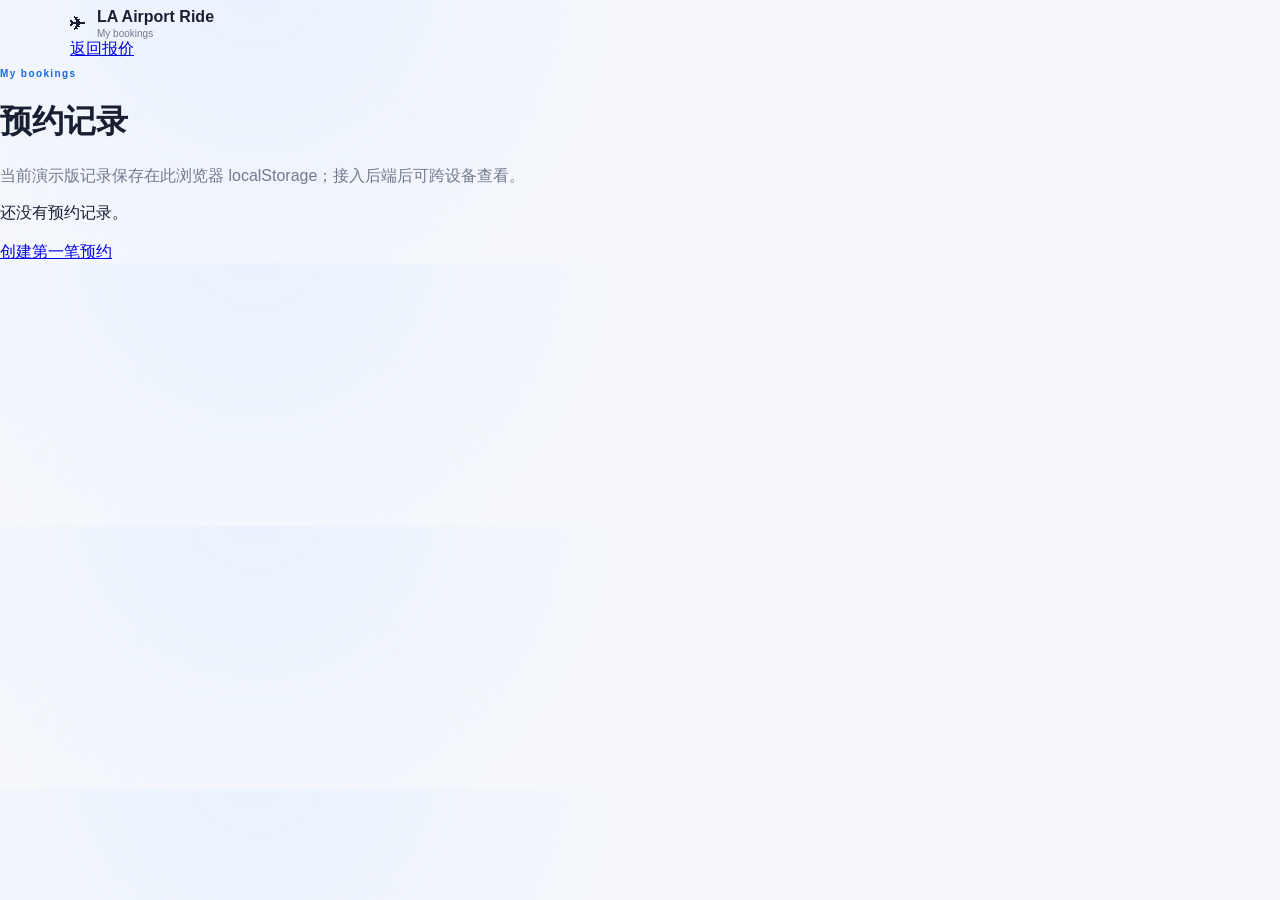
<file: airport-shuttle-quote/account.html>
<!doctype html><html lang="zh-CN"><head><meta charset="utf-8"><meta name="viewport" content="width=device-width,initial-scale=1"><title>我的预约 | LA Airport Ride</title><link rel="stylesheet" href="./styles.css"></head><body><header class="topbar"><div class="topbar-inner"><a class="brand" href="./"><span class="brand-mark">✈</span><span><strong>LA Airport Ride</strong><small>My bookings</small></span></a><a class="orders-link" href="./">返回报价</a></div></header><main class="account-page"><p class="eyebrow">My bookings</p><h1>预约记录</h1><p style="color:var(--muted)">当前演示版记录保存在此浏览器 localStorage；接入后端后可跨设备查看。</p><div id="list" class="account-list"></div></main><script>const all=JSON.parse(localStorage.getItem("airport-shuttle-bookings")||"[]");const list=document.getElementById("list");if(!all.length){list.innerHTML='<div class="empty-state">还没有预约记录。<br><br><a href="./">创建第一笔预约</a></div>'}else{list.innerHTML=all.map(b=>'<div class="booking-card"><div class="top"><div><h3>'+b.id+'</h3><p>'+b.status+'</p></div><div class="price">'+(b.quote?"$"+Math.round(b.quote.total):"—")+'</div></div><p>'+b.date+' '+b.time+' · '+(b.direction==="arrival"?"接机":"送机")+'</p><p>'+b.city+' ↔ '+b.airport+' · '+b.passengers+' 人</p><p>'+b.name+' · '+b.phone+'</p><a href="./confirmation.html?id='+encodeURIComponent(b.id)+'">查看详情 →</a></div>').join("")}</script></body></html>
</file>
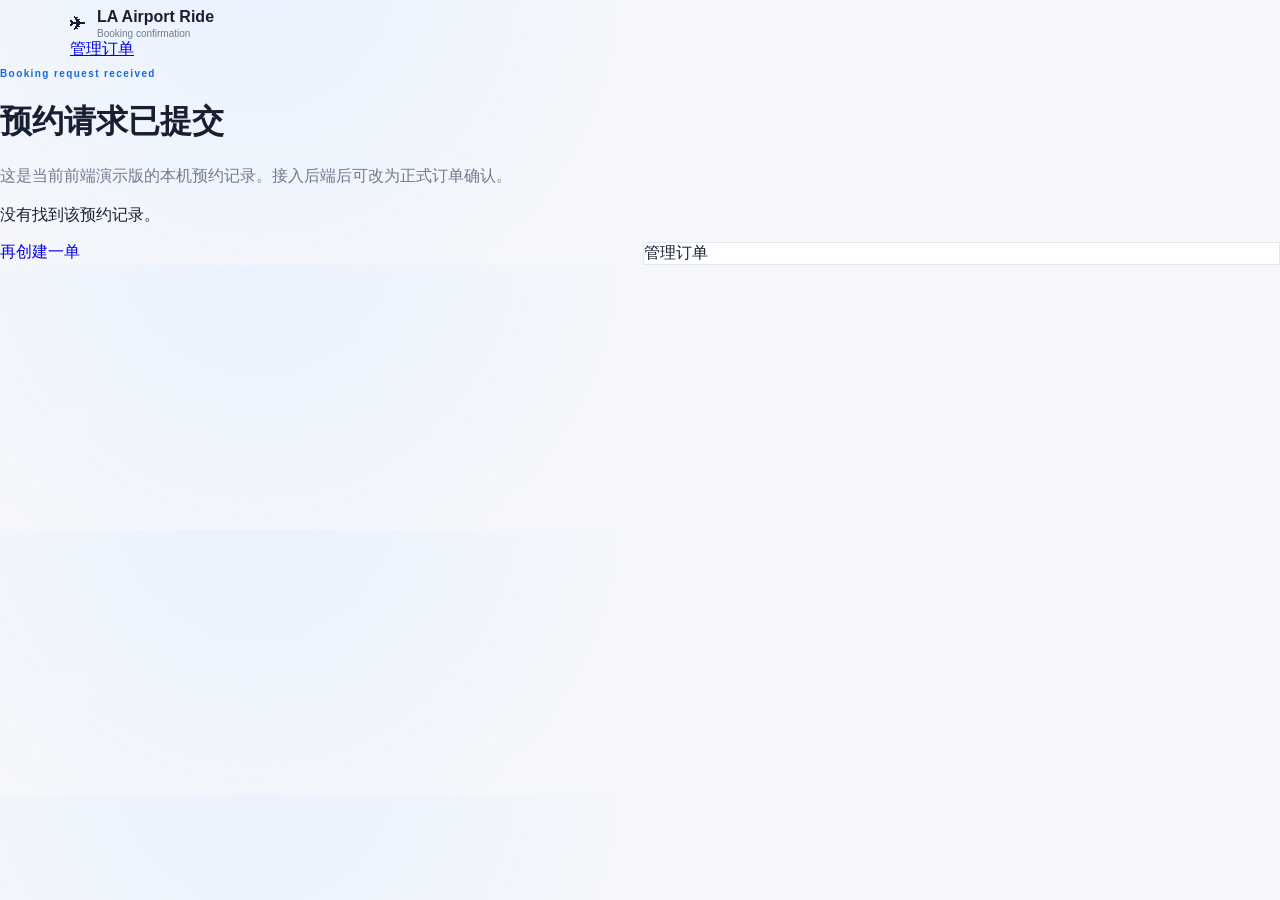
<file: airport-shuttle-quote/confirmation.html>
<!doctype html><html lang="zh-CN"><head><meta charset="utf-8"><meta name="viewport" content="width=device-width,initial-scale=1"><title>预约已提交 | LA Airport Ride</title><link rel="stylesheet" href="./styles.css"></head><body><header class="topbar"><div class="topbar-inner"><a class="brand" href="./"><span class="brand-mark">✈</span><span><strong>LA Airport Ride</strong><small>Booking confirmation</small></span></a><a class="orders-link" href="./account.html">管理订单</a></div></header><main class="account-page"><p class="eyebrow">Booking request received</p><h1>预约请求已提交</h1><p style="color:var(--muted)">这是当前前端演示版的本机预约记录。接入后端后可改为正式订单确认。</p><div id="box" class="booking-card" style="margin-top:18px"></div><div style="display:flex;gap:8px;margin-top:14px"><a class="submit-main" style="text-decoration:none;flex:1" href="./">再创建一单</a><a class="submit-main" style="text-decoration:none;flex:1;background:#fff;color:var(--ink);border:1px solid var(--line)" href="./account.html">管理订单</a></div></main><script>const id=new URLSearchParams(location.search).get("id");const all=JSON.parse(localStorage.getItem("airport-shuttle-bookings")||"[]");const b=all.find(x=>x.id===id);document.getElementById("box").innerHTML=b?'<div class="top"><div><p>预约编号</p><h3>'+b.id+'</h3></div><div class="price">'+(b.quote?"$"+Math.round(b.quote.total):"—")+'</div></div><p>'+b.date+' '+b.time+' · '+(b.direction==="arrival"?"接机":"送机")+'</p><p>'+b.city+' ↔ '+b.airport+'</p><p>'+b.name+' · '+b.phone+'</p><p>状态：'+b.status+'</p>':'<p>没有找到该预约记录。</p>';</script></body></html>
</file>
<file: airport-shuttle-quote/styles.css>
:root{--bg:#f5f7fb;--card:#fff;--ink:#172033;--muted:#707b8f;--line:#e2e7ef;--blue:#1769e0;--blue2:#0f55bc;--navy:#172033;--green:#168454;--amber:#9a6500;--soft:#eef5ff;--shadow:0 18px 45px rgba(30,45,70,.08);--r:22px}*{box-sizing:border-box}html{scroll-behavior:smooth}body{margin:0;background:radial-gradient(circle at 20% -10%,#e9f2ff 0,transparent 34%),var(--bg);font-family:Inter,-apple-system,BlinkMacSystemFont,"Segoe UI","PingFang SC","Microsoft YaHei",sans-serif;color:var(--ink)}button,input,textarea{font:inherit}.topbar{height:68px;display:flex;align-items:center;justify-content:space-between;max-width:1180px;margin:auto;padding:0 20px}.brand{display:flex;align-items:center;gap:11px;color:inherit;text-decoration:none}.logo{width:42px;height:42px;border-radius:14px;display:grid;place-items:center;background:linear-gradient(145deg,#1769e0,#123f91);color:#fff;font-size:20px;box-shadow:0 8px 20px rgba(23,105,224,.2)}.brand b{display:block;font-size:18px}.brand small{display:block;font-size:10px;color:var(--muted);margin-top:2px}.toplinks{display:flex;align-items:center;gap:14px}.toplinks a{font-size:12px;color:var(--ink);font-weight:750;text-decoration:none}.status-pill{font-size:11px;background:#fff;border:1px solid var(--line);border-radius:999px;padding:7px 10px;color:var(--muted)}.status-pill i{display:inline-block;width:7px;height:7px;background:#27ae60;border-radius:50%;margin-right:5px}.page{max-width:1180px;margin:auto;padding:20px 20px 80px}.hero{display:flex;align-items:end;justify-content:space-between;gap:30px;padding:22px 0 20px}.eyebrow{margin:0 0 7px;color:var(--blue);font-size:10px;font-weight:900;letter-spacing:.14em}.hero h1{margin:0;font-size:42px;line-height:1.06;letter-spacing:-1.8px}.hero>div>p:not(.eyebrow){max-width:650px;color:var(--muted);font-size:14px;line-height:1.7;margin:11px 0 0}.hero strong{color:var(--ink)}.flow{display:flex;align-items:center;gap:8px;white-space:nowrap}.flow span{display:flex;align-items:center;gap:7px;color:#8b94a3;font-size:11px;font-weight:800}.flow span::first-letter{color:inherit}.flow span{border:1px solid var(--line);background:#fff;border-radius:999px;padding:7px 10px}.flow .done{color:var(--blue);border-color:#c8dbf8;background:#f3f8ff}.flow em{font-style:normal;color:#adb5c2}.workspace{display:grid;grid-template-columns:minmax(0,1.55fr) minmax(320px,.72fr);gap:18px;align-items:start}.chat-card,.panel{background:rgba(255,255,255,.96);border:1px solid var(--line);border-radius:var(--r);box-shadow:var(--shadow)}.chat-card{min-height:680px;display:flex;flex-direction:column;overflow:hidden}.chat-head{height:68px;border-bottom:1px solid var(--line);display:flex;align-items:center;gap:10px;padding:0 16px}.assistant-avatar{width:35px;height:35px;border-radius:12px;background:linear-gradient(145deg,#1769e0,#7358df);color:#fff;display:grid;place-items:center;font-weight:900;font-size:12px}.chat-head b{display:block;font-size:13px}.chat-head small{display:block;color:var(--muted);font-size:10px;margin-top:2px}.ghost{margin-left:auto;border:0;background:transparent;color:var(--muted);font-size:11px;font-weight:700;cursor:pointer}.messages{flex:1;padding:18px;overflow:auto;max-height:520px}.message{display:flex;margin-bottom:13px}.message.user{justify-content:flex-end}.bubble{max-width:82%;border-radius:17px;padding:11px 13px;font-size:13px;line-height:1.6}.message.assistant .bubble{background:#f1f5fa;border-bottom-left-radius:5px}.message.user .bubble{background:var(--navy);color:#fff;border-bottom-right-radius:5px}.bubble p{margin:0}.bubble p+p{margin-top:5px}.bubble .muted{color:#818b99;font-size:11px}.message.user .bubble .muted{color:#cbd2dc}.typing{display:inline-flex;gap:4px}.typing i{width:6px;height:6px;background:#9aa5b5;border-radius:50%;animation:b 1s infinite alternate}.typing i:nth-child(2){animation-delay:.15s}.typing i:nth-child(3){animation-delay:.3s}@keyframes b{to{opacity:.3;transform:translateY(-2px)}}.quick-prompts{display:flex;gap:7px;padding:0 16px 10px;overflow:auto}.quick-prompts button{white-space:nowrap;border:1px solid #d9e4f3;background:#f8fbff;color:#45617f;border-radius:999px;padding:7px 10px;font-size:10px;cursor:pointer}.composer{margin:0 14px 5px;border:1px solid #d8e0ea;background:#fff;border-radius:17px;min-height:58px;display:grid;grid-template-columns:1fr 44px 44px;align-items:end;padding:7px}.composer:focus-within{border-color:#9cbce7;box-shadow:0 0 0 3px rgba(23,105,224,.07)}.composer textarea{border:0;outline:0;resize:none;padding:9px;max-height:120px;line-height:1.45;font-size:13px}.mic,.send{width:38px;height:38px;border:0;border-radius:12px;cursor:pointer;margin:1px}.mic{background:#eef2f7;font-size:17px}.send{background:var(--blue);color:#fff;font-size:21px;font-weight:900}.composer-note{padding:0 20px 13px;text-align:center;color:#9aa3b0;font-size:9px}.voice-state{margin:0 14px 8px;background:#fff0f0;border:1px solid #ffd7d7;border-radius:13px;padding:9px 11px;display:flex;align-items:center;gap:8px;font-size:11px;color:#9b3030}.voice-state button{margin-left:auto;border:0;background:#a83939;color:#fff;border-radius:8px;padding:6px 8px;font-size:10px;cursor:pointer}.pulse{width:9px;height:9px;border-radius:50%;background:#df4141;box-shadow:0 0 0 0 rgba(223,65,65,.5);animation:pulse 1.2s infinite}@keyframes pulse{70%{box-shadow:0 0 0 8px rgba(223,65,65,0)}}.hidden{display:none!important}.side{display:grid;gap:12px;position:sticky;top:12px}.panel{padding:17px}.panel-title{display:flex;align-items:center;justify-content:space-between;font-size:12px;font-weight:850;padding-bottom:10px;border-bottom:1px solid var(--line)}.panel-title b{color:var(--blue);font-size:11px}.trip-fields{display:grid;gap:1px;margin-top:8px}.trip-field{display:grid;grid-template-columns:102px 1fr;gap:10px;padding:7px 0;border-bottom:1px dashed #edf0f4;font-size:11px}.trip-field span{color:var(--muted)}.trip-field b{font-weight:800;overflow-wrap:anywhere}.trip-field.empty b{color:#b1b9c5;font-weight:600}.missing-box{margin-top:12px;background:#fff8e8;color:#8a6410;border:1px solid #f0dfb0;border-radius:11px;padding:9px 10px;font-size:10px;line-height:1.5}.missing-box.ready{background:#edf9f2;border-color:#caead7;color:#247247}.summary-card{border-color:#bed4f4}.summary-card h2{margin:0 0 10px;font-size:19px}.summary-rows{border-top:1px solid var(--line);border-bottom:1px solid var(--line);padding:6px 0;margin:8px 0 12px}.summary-row{display:flex;justify-content:space-between;gap:10px;padding:6px 0;font-size:11px}.summary-row span{color:var(--muted)}.summary-row b{text-align:right}.summary-actions{display:grid;gap:7px}.primary,.secondary{border:0;border-radius:12px;min-height:43px;padding:0 13px;font-weight:900;cursor:pointer}.primary{background:linear-gradient(145deg,var(--blue),var(--blue2));color:#fff}.secondary{background:#eef1f5;color:#536174}.fine{color:#929ba9;font-size:9px;line-height:1.5;text-align:center;margin:9px 0 0}.quote-card{border-color:#bfe2cd}.quote-price{font-size:44px;font-weight:950;letter-spacing:-2px}.quote-route{font-size:11px;font-weight:800;margin-bottom:10px}.quote-breakdown{border-top:1px solid var(--line);margin:8px 0 12px;padding-top:7px}.quote-line{display:flex;justify-content:space-between;gap:10px;padding:5px 0;font-size:11px}.quote-line span{color:var(--muted)}.quote-line.total{border-top:1px solid var(--line);margin-top:5px;padding-top:9px;font-size:13px}.quote-card .primary,.quote-card .secondary{width:100%;margin-top:7px}.contact-card{margin-top:18px;display:grid;grid-template-columns:.8fr 1.2fr;gap:28px;padding:22px}.contact-card h2{font-size:25px;margin:0}.contact-card>div>p:not(.eyebrow){font-size:12px;color:var(--muted)}#contactForm{display:grid;grid-template-columns:1fr 1fr;gap:10px}#contactForm label{font-size:10px;font-weight:800;color:#596679}#contactForm input{display:block;width:100%;height:40px;border:1px solid #dbe1e9;border-radius:10px;margin-top:4px;padding:0 10px;outline:0}#contactForm button{grid-column:1/-1}.toast{position:fixed;left:50%;bottom:24px;transform:translate(-50%,14px);opacity:0;background:#172033;color:#fff;border-radius:999px;padding:9px 14px;font-size:10px;transition:.2s;z-index:90}.toast.show{opacity:1;transform:translate(-50%,0)}dialog{border:0;border-radius:18px;padding:0;max-width:390px;width:calc(100% - 28px)}dialog::backdrop{background:rgba(18,26,40,.5);backdrop-filter:blur(4px)}.dialog-box{padding:20px}.dialog-box h3{margin:0}.dialog-box p{color:var(--muted);font-size:12px;line-height:1.6}.dialog-box .primary{width:100%}@media(max-width:880px){.workspace{grid-template-columns:1fr}.side{position:static}.hero{display:block}.flow{margin-top:16px}.chat-card{min-height:620px}.messages{max-height:470px}.contact-card{grid-template-columns:1fr}}@media(max-width:600px){.topbar{height:60px;padding:0 12px}.brand small,.status-pill{display:none}.toplinks a{font-size:11px}.page{padding:8px 10px 60px}.hero{padding:13px 3px}.hero h1{font-size:31px}.hero>div>p:not(.eyebrow){font-size:12px}.flow{gap:4px;overflow:auto}.flow span{font-size:9px;padding:6px 8px}.flow em{font-size:10px}.chat-card{min-height:570px;border-radius:17px}.chat-head{height:59px}.messages{padding:13px;max-height:430px}.bubble{max-width:90%;font-size:12px}.quick-prompts{padding-left:12px}.composer{margin:0 9px 4px;grid-template-columns:1fr 41px 41px}.side{gap:9px}.panel{padding:14px;border-radius:17px}.trip-field{grid-template-columns:92px 1fr}.contact-card{padding:15px}#contactForm{grid-template-columns:1fr}.quote-price{font-size:39px}}
</file>
